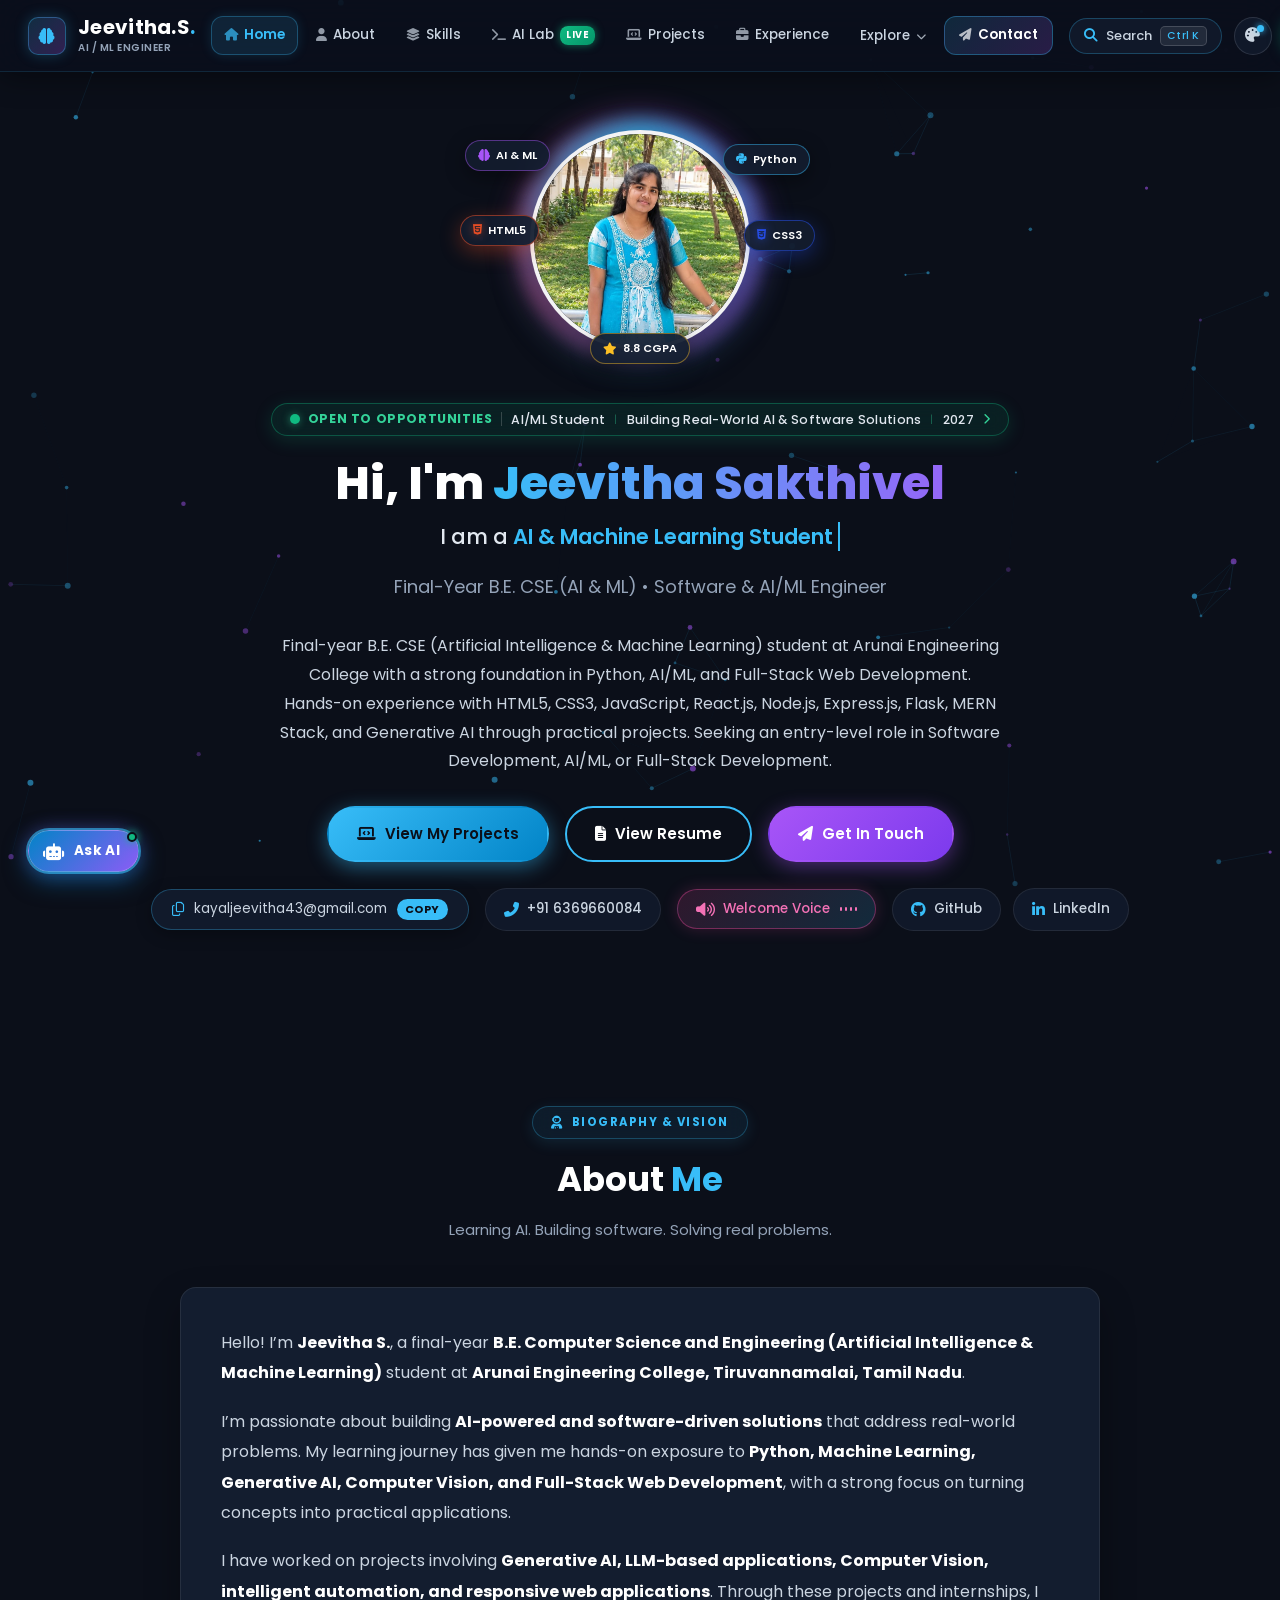
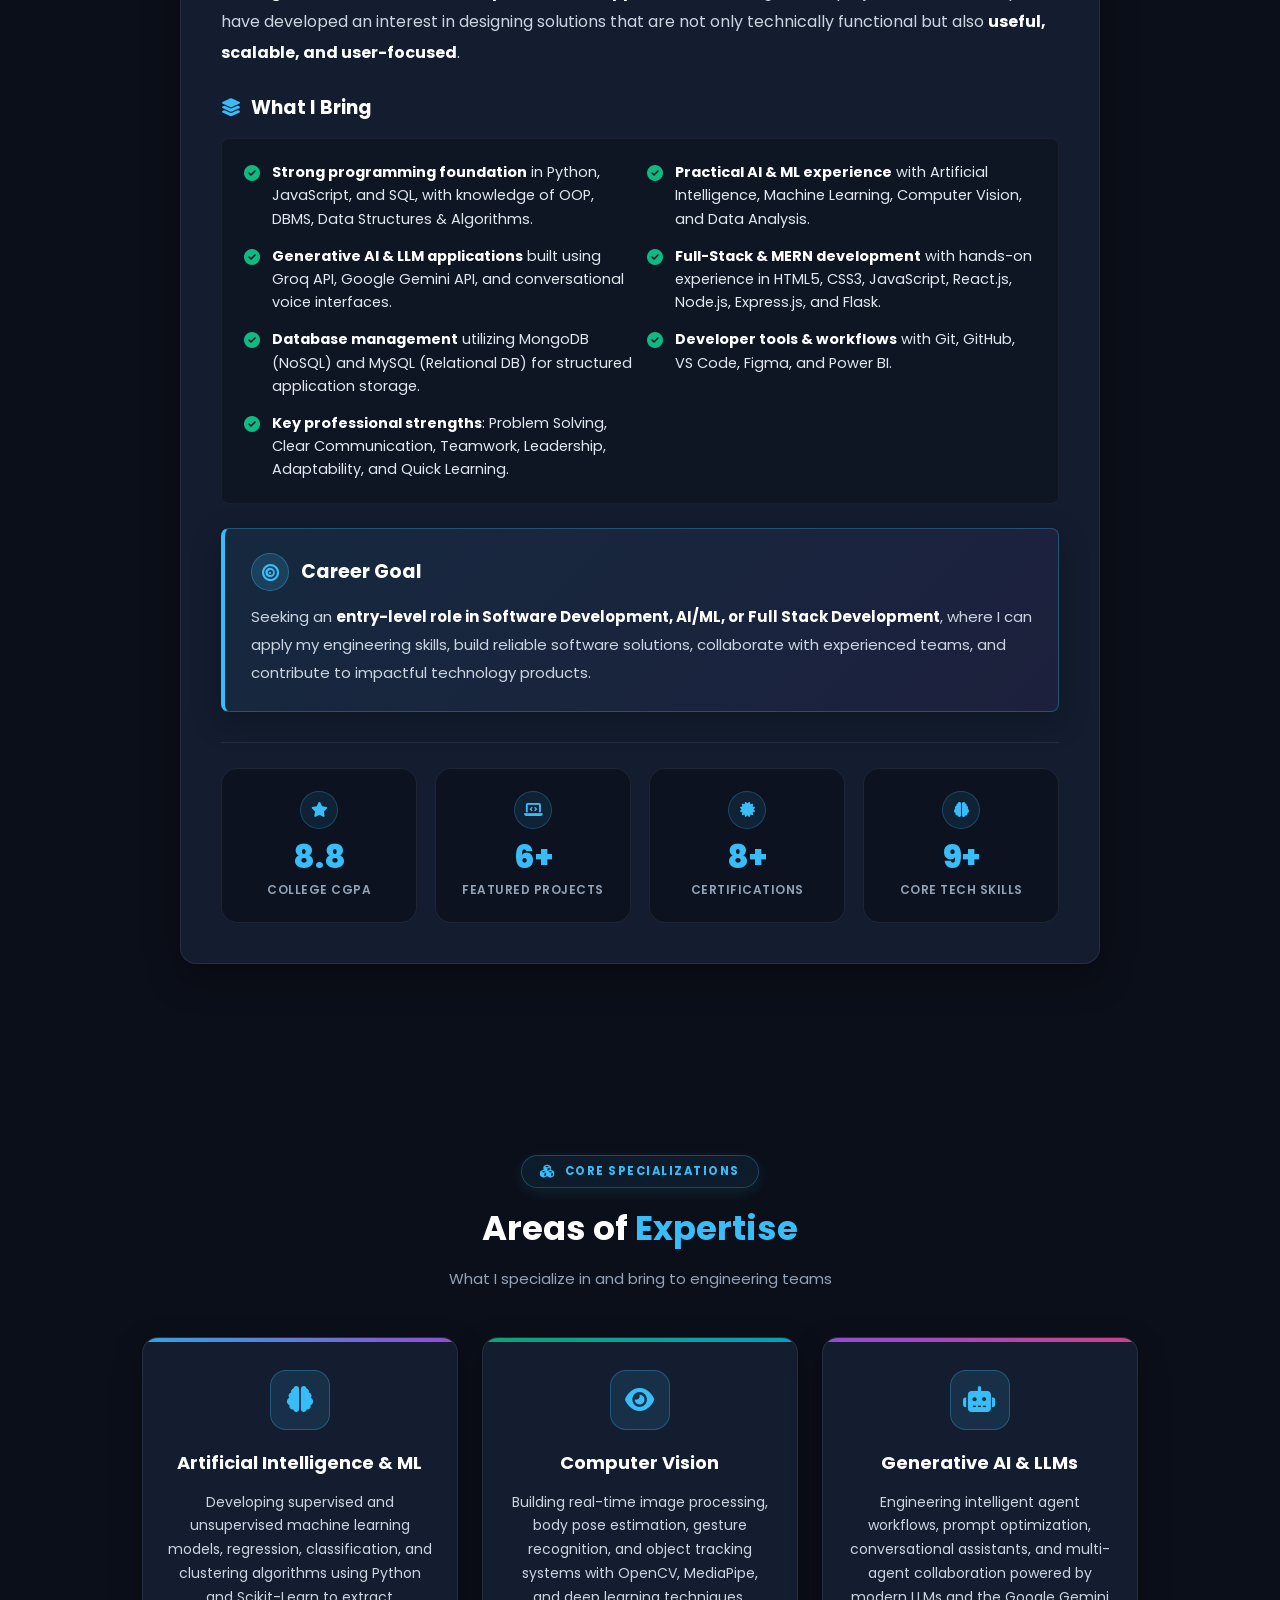
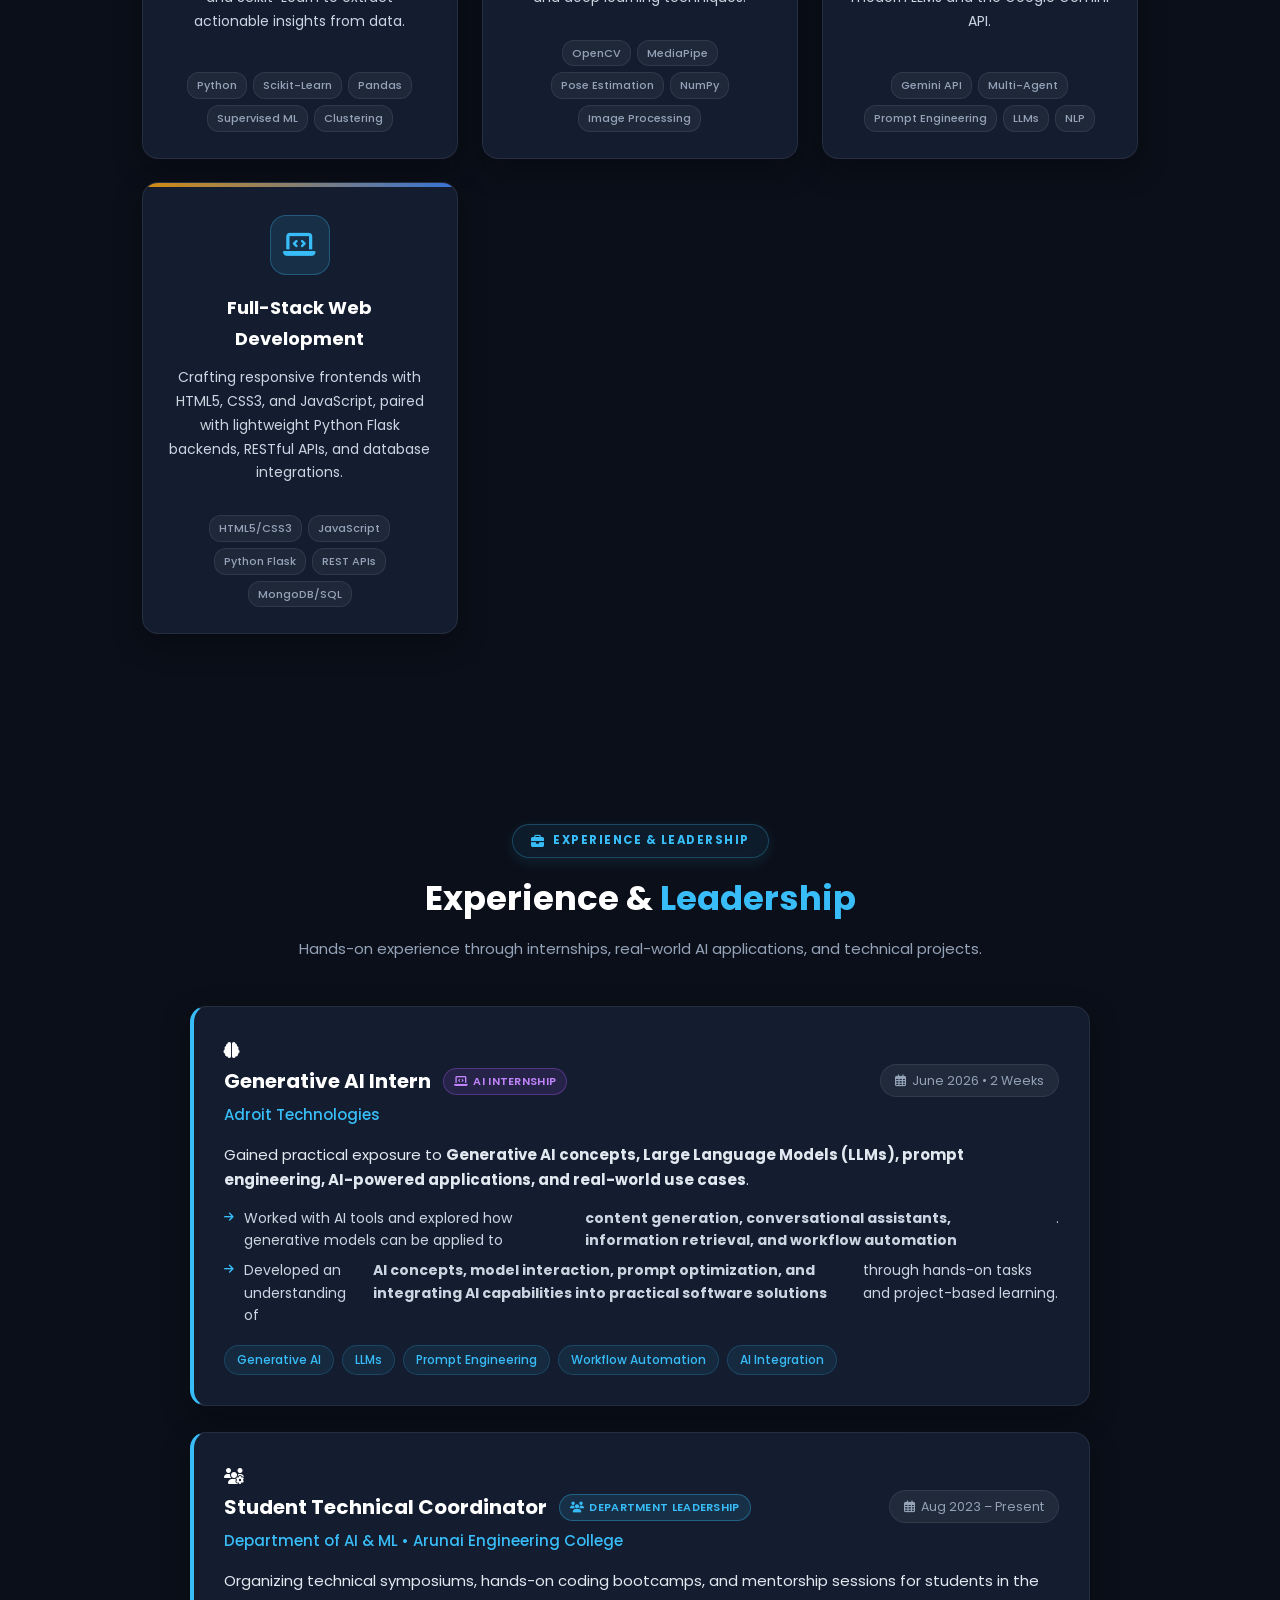
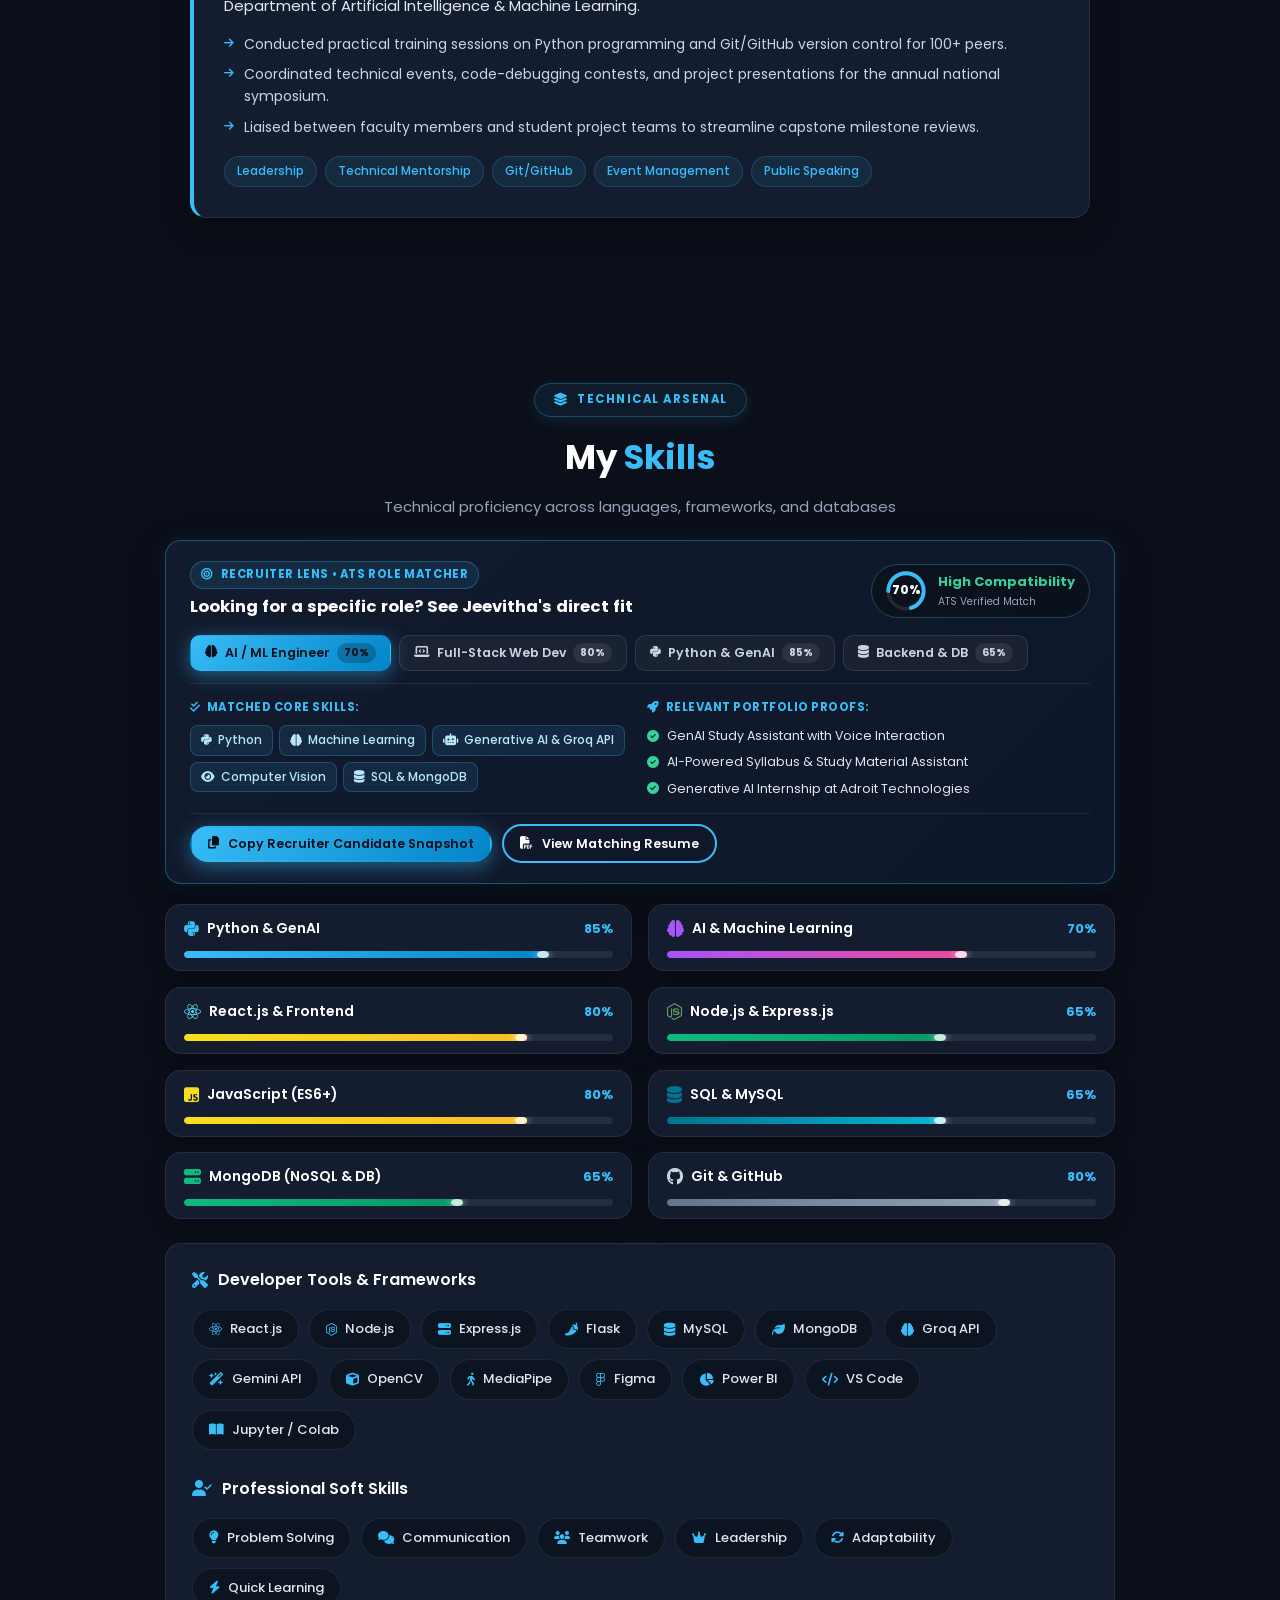
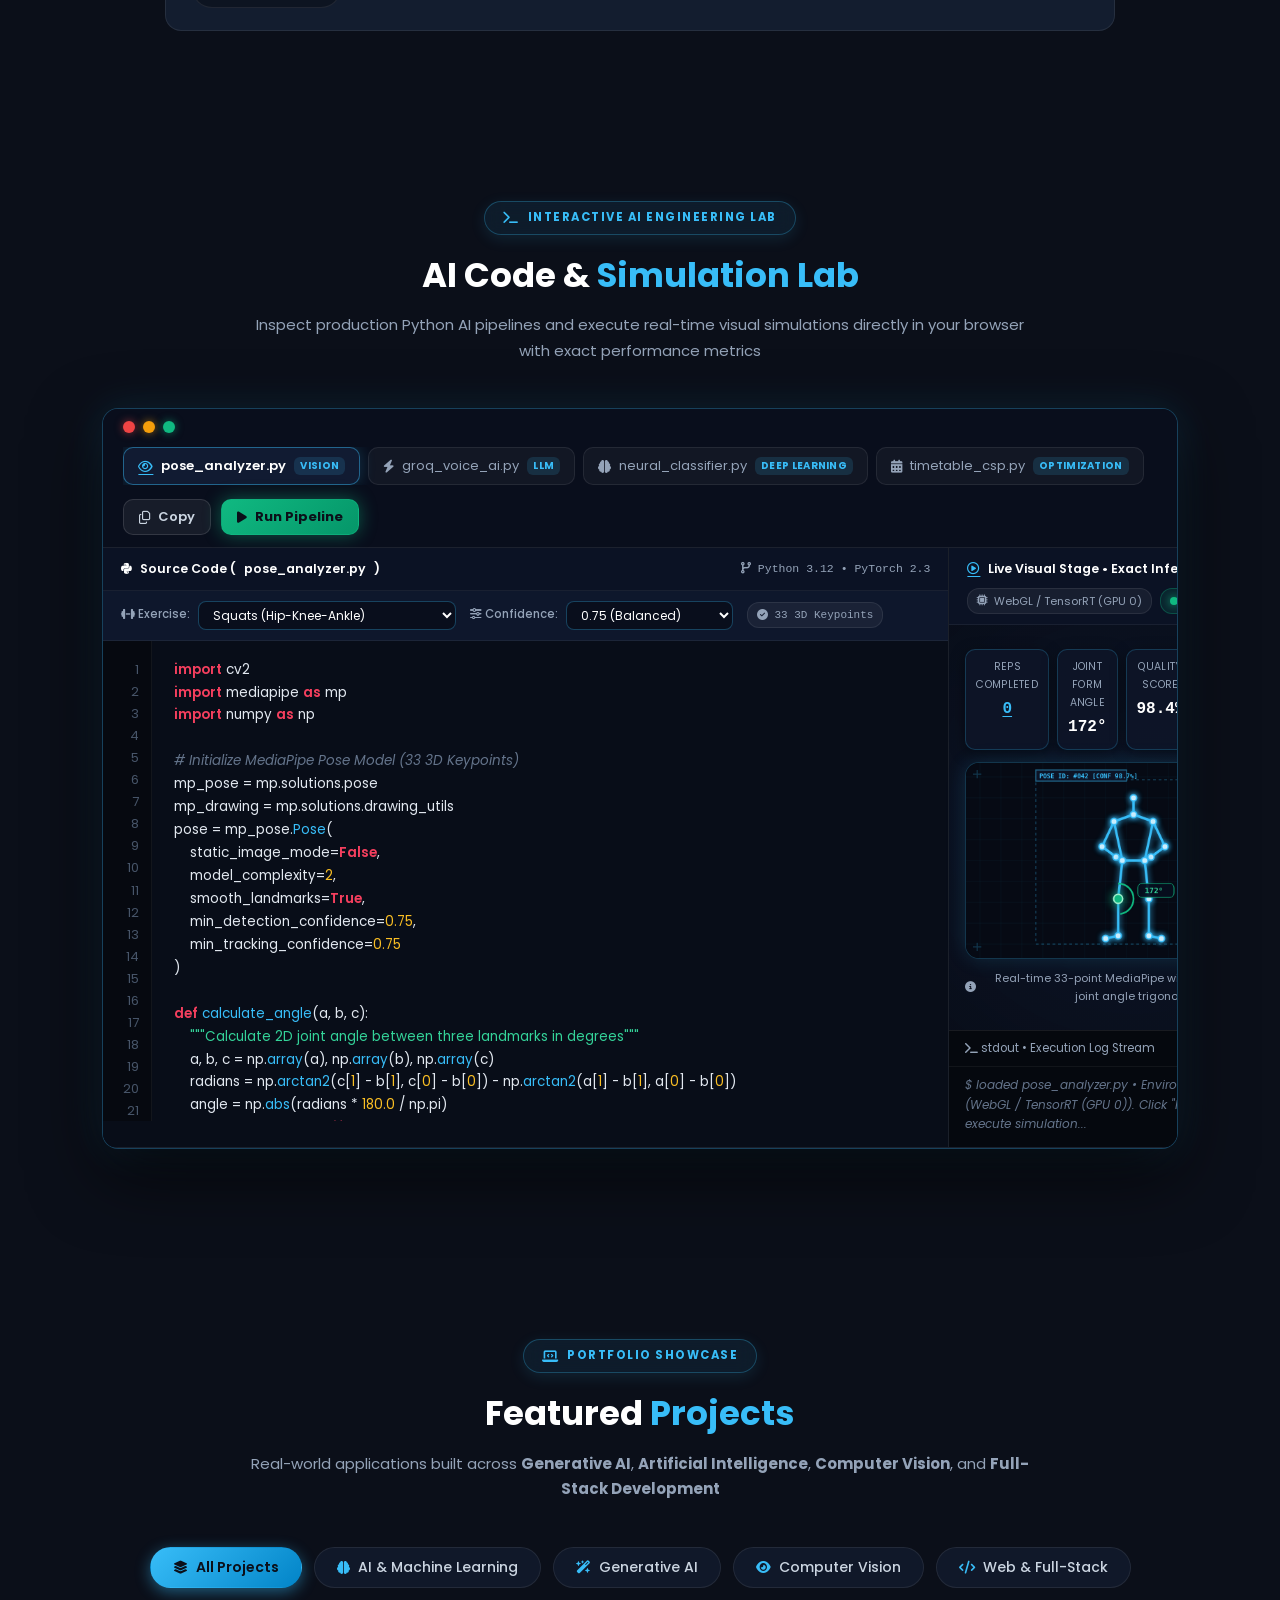
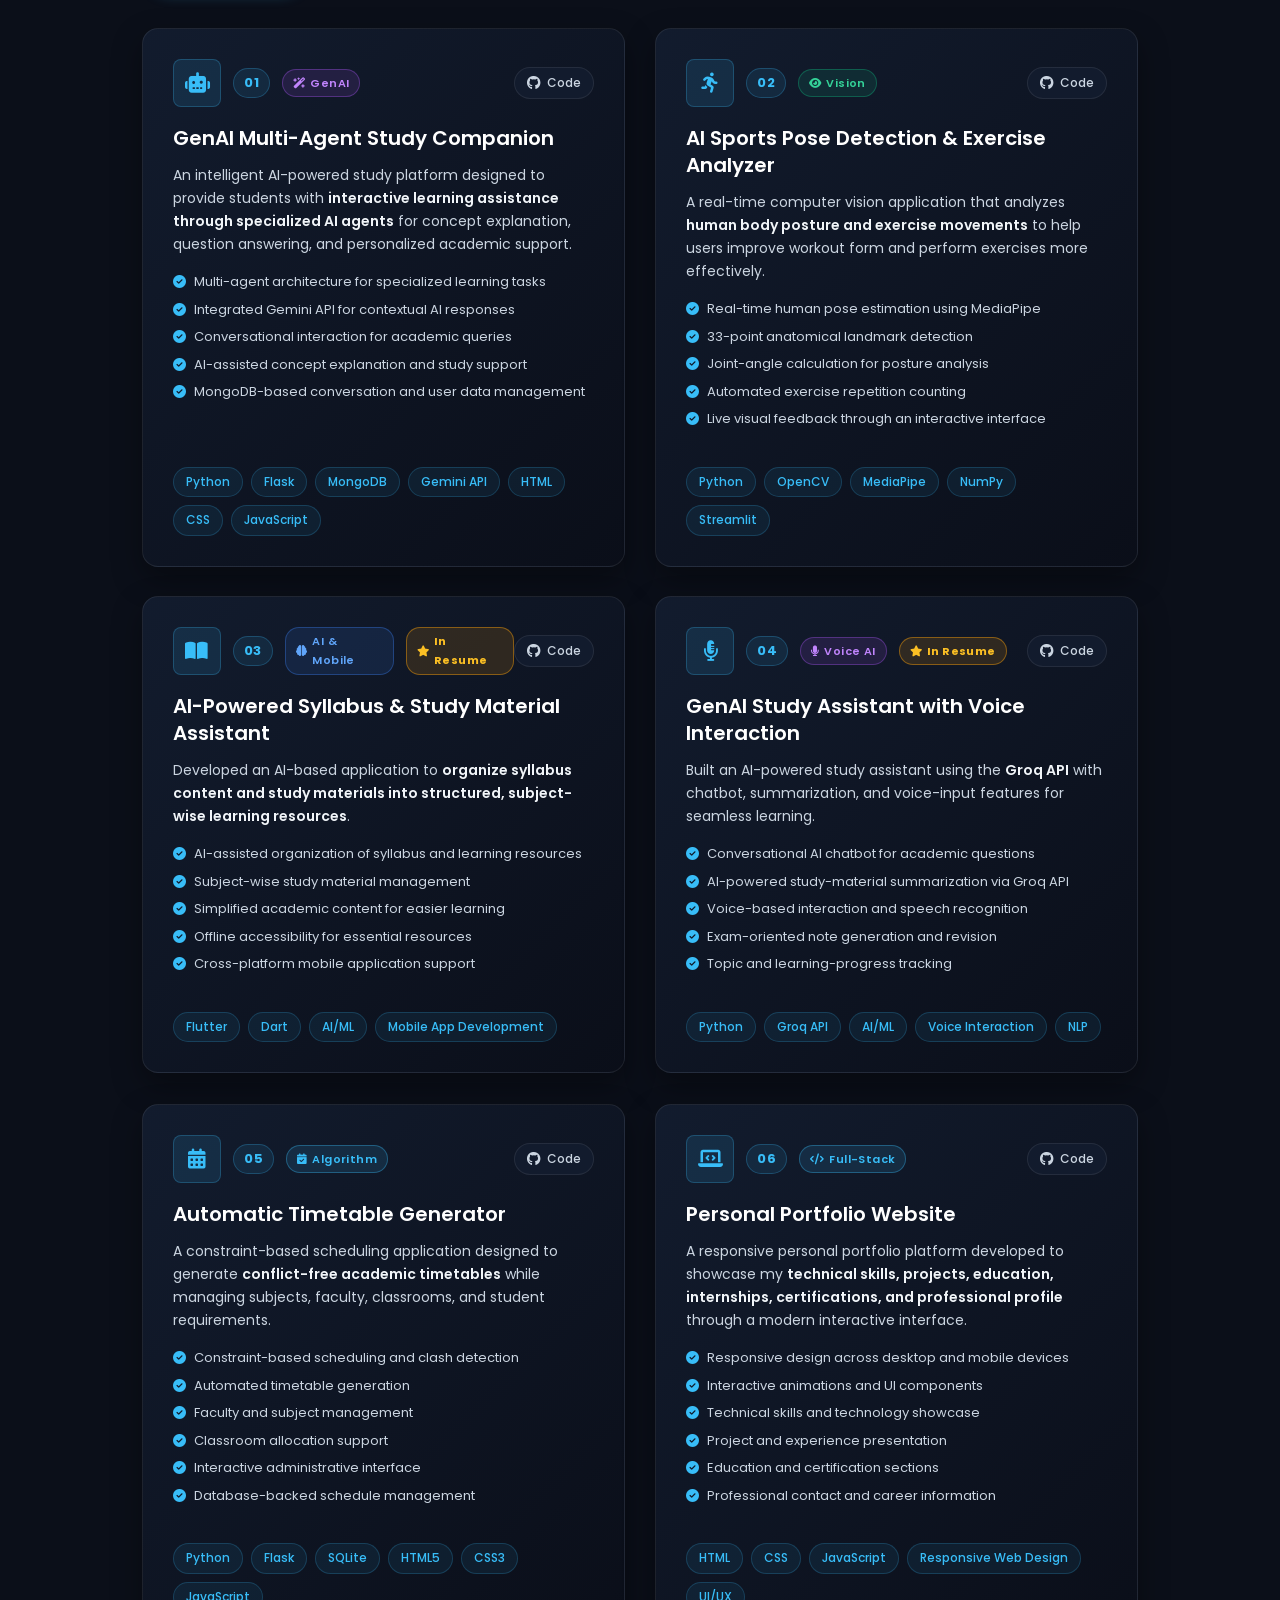
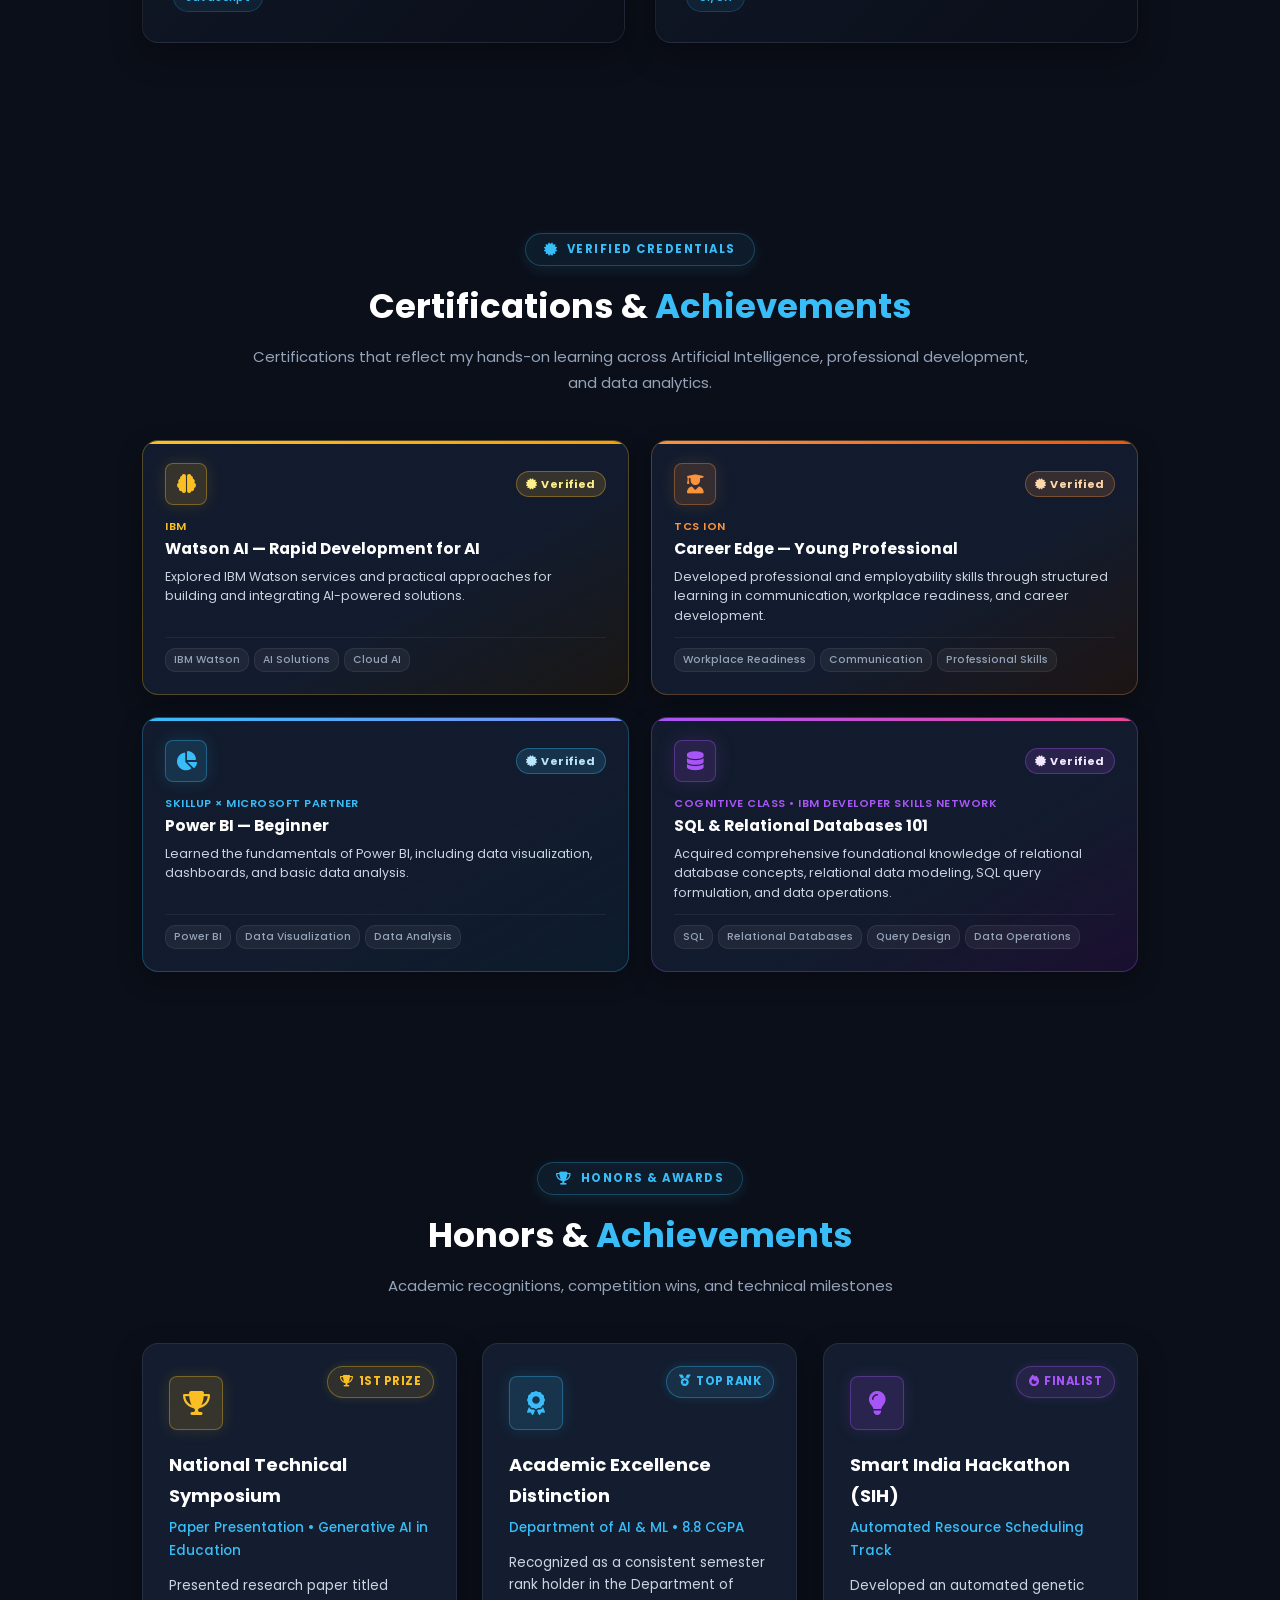
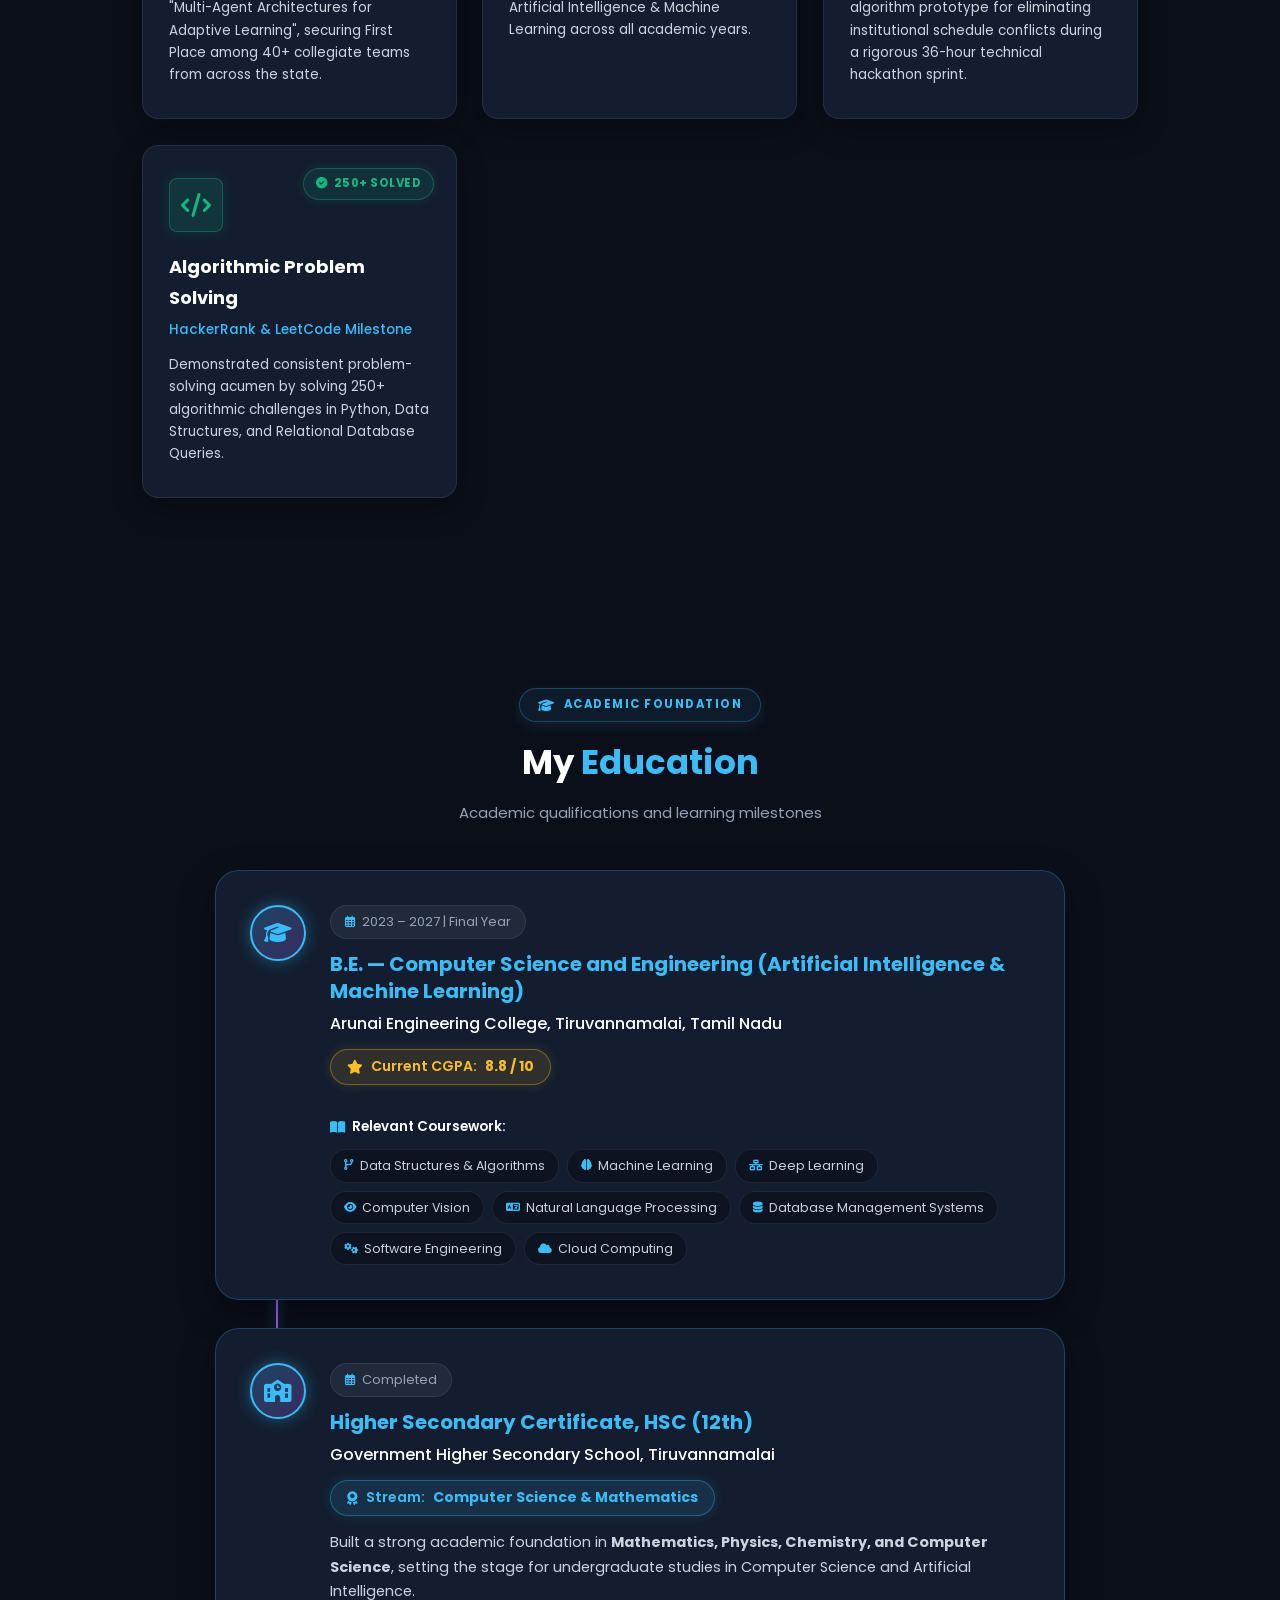
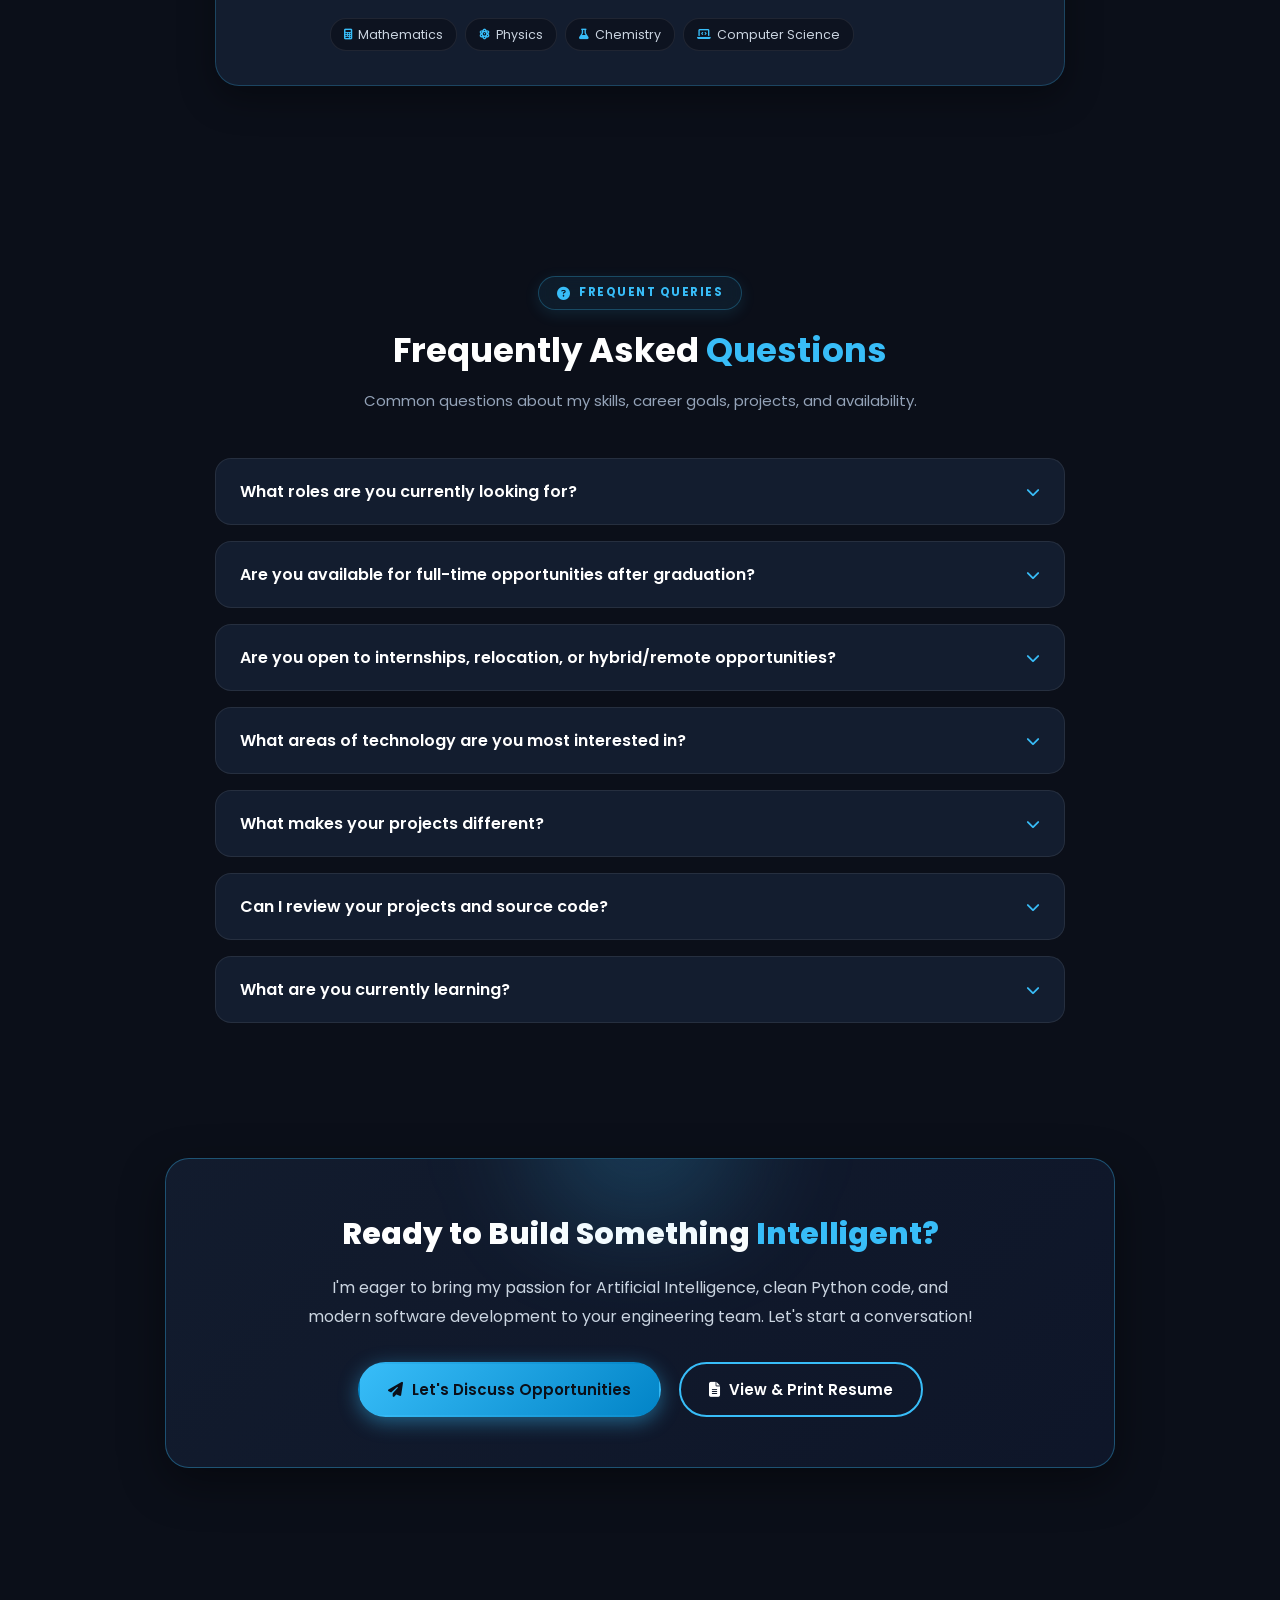
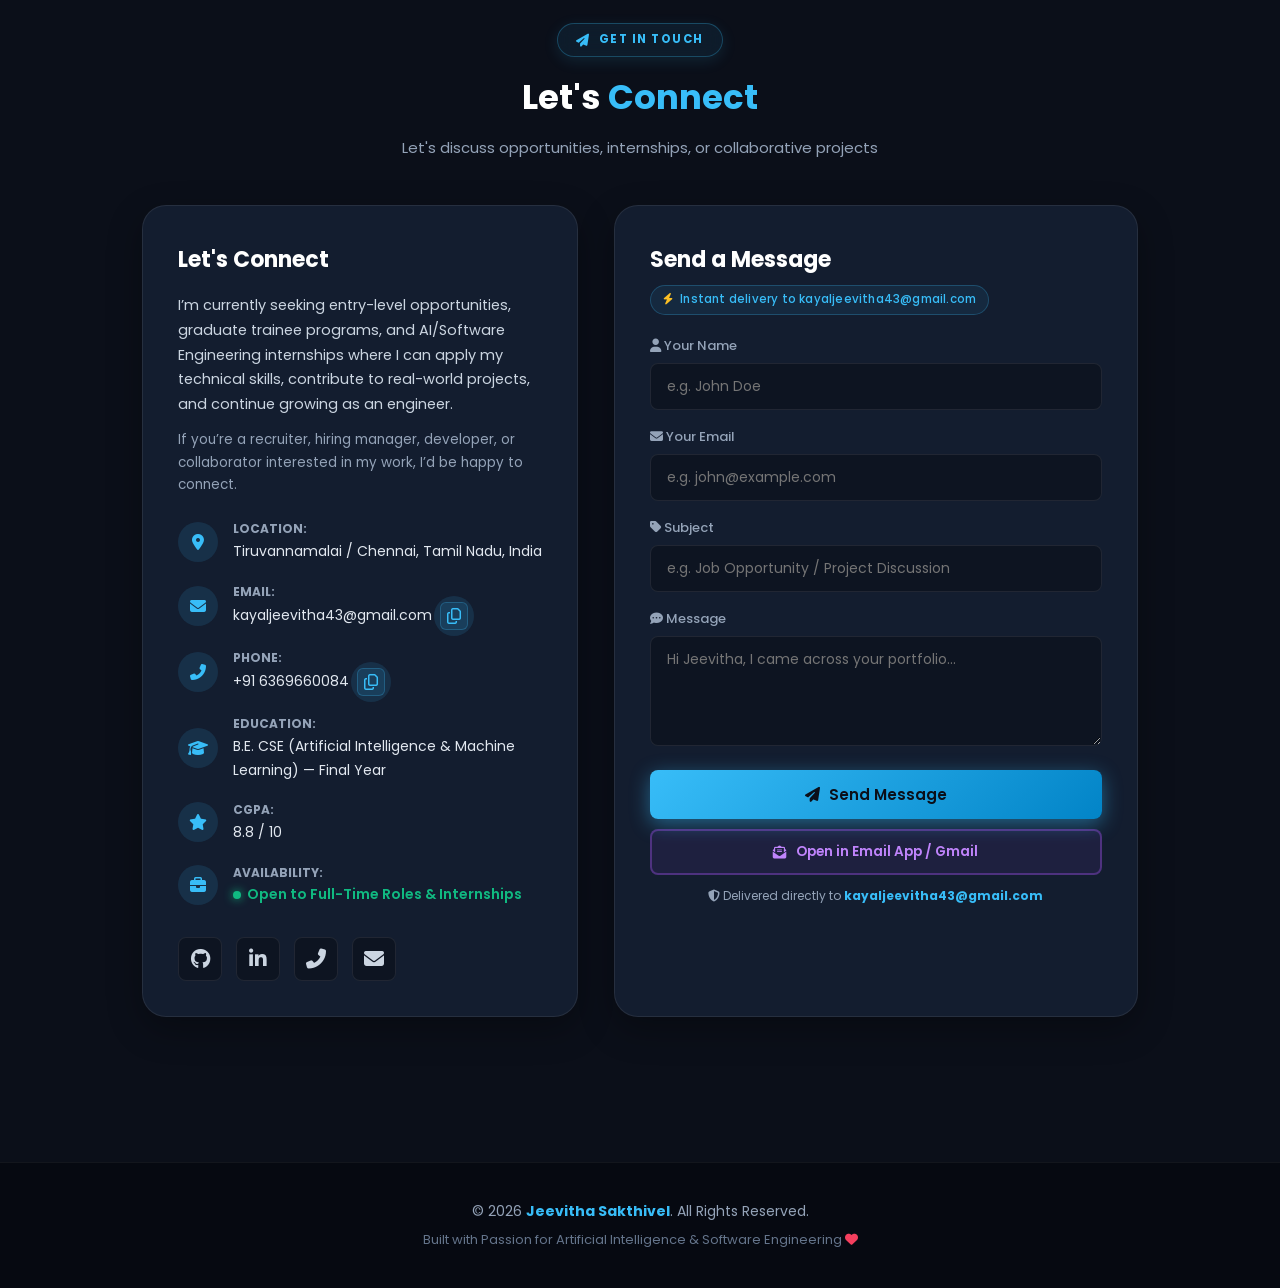
<file: index.html>
<!DOCTYPE html>
<html lang="en">

<head>
  <meta charset="UTF-8">
  <meta name="viewport" content="width=device-width, initial-scale=1.0">
  <title>Jeevitha Sakthivel | AI & ML Portfolio</title>

  <!-- Google Fonts -->
  <link rel="preconnect" href="https://fonts.googleapis.com">
  <link rel="preconnect" href="https://fonts.gstatic.com" crossorigin>
  <link href="https://fonts.googleapis.com/css2?family=Poppins:wght@300;400;500;600;700;800&display=swap"
    rel="stylesheet">

  <!-- Font Awesome Icons -->
  <link rel="stylesheet" href="https://cdnjs.cloudflare.com/ajax/libs/font-awesome/6.5.0/css/all.min.css">

  <!-- Custom CSS -->
  <link rel="stylesheet" href="style.css">
</head>

<body>

  <!-- Top Scroll Progress Bar -->
  <div id="scroll-progress" class="scroll-progress-bar"></div>

  <!-- Neural Network Particle Canvas Background -->
  <canvas id="neural-canvas"></canvas>

  <!-- Navbar -->
  <!-- Navbar -->
  <nav class="portfolio-navbar" id="mainNavbar">
    <div class="nav-container">
      <!-- Brand Logo -->
      <a href="#home" class="nav-brand" aria-label="Jeevitha Sakthivel - Portfolio Home">
        <div class="brand-logo-icon">
          <i class="fas fa-brain"></i>
          <span class="logo-glow-ring"></span>
        </div>
        <div class="brand-text">
          <h2 class="brand-name">Jeevitha.S<span>.</span></h2>
          <span class="brand-badge">AI / ML Engineer</span>
        </div>
      </a>

      <!-- Desktop Navigation Menu -->
      <ul class="nav-links" id="navLinks">
        <li><a href="#home" class="nav-link-item active"><i class="fas fa-home"></i><span>Home</span></a></li>
        <li><a href="#about" class="nav-link-item"><i class="fas fa-user"></i><span>About</span></a></li>
        <li><a href="#skills" class="nav-link-item"><i class="fas fa-layer-group"></i><span>Skills</span></a></li>
        <li><a href="#lab" class="nav-link-item"><i class="fas fa-terminal"></i><span>AI Lab</span><span class="nav-live-pill">Live</span></a></li>
        <li><a href="#projects" class="nav-link-item"><i class="fas fa-laptop-code"></i><span>Projects</span></a></li>
        <li><a href="#experience" class="nav-link-item"><i class="fas fa-briefcase"></i><span>Experience</span></a></li>

        <!-- Explore Dropdown for secondary sections -->
        <li class="nav-dropdown" id="navDropdown">
          <button class="nav-dropdown-btn" id="navDropdownBtn" aria-expanded="false" aria-haspopup="true">
            <span>Explore</span>
            <i class="fas fa-chevron-down dropdown-arrow"></i>
          </button>
          <div class="nav-dropdown-menu" id="navDropdownMenu">
            <a href="#services" class="dropdown-item">
              <i class="fas fa-cogs"></i>
              <div class="dropdown-item-text">
                <span class="dropdown-title">Services</span>
                <span class="dropdown-sub">AI/ML &amp; Web Development</span>
              </div>
            </a>
            <a href="#certifications" class="dropdown-item">
              <i class="fas fa-certificate"></i>
              <div class="dropdown-item-text">
                <span class="dropdown-title">Certifications</span>
                <span class="dropdown-sub">IBM, Coursera &amp; HP Honors</span>
              </div>
            </a>
            <a href="#achievements" class="dropdown-item">
              <i class="fas fa-trophy"></i>
              <div class="dropdown-item-text">
                <span class="dropdown-title">Achievements</span>
                <span class="dropdown-sub">Symposiums &amp; Presentations</span>
              </div>
            </a>
            <a href="#education" class="dropdown-item">
              <i class="fas fa-graduation-cap"></i>
              <div class="dropdown-item-text">
                <span class="dropdown-title">Education</span>
                <span class="dropdown-sub">Arunai Engg (8.8 CGPA)</span>
              </div>
            </a>
            <a href="#faq" class="dropdown-item">
              <i class="fas fa-circle-question"></i>
              <div class="dropdown-item-text">
                <span class="dropdown-title">FAQ</span>
                <span class="dropdown-sub">Hiring, Relocation &amp; Roles</span>
              </div>
            </a>
            <a href="resume.html" target="_blank" class="dropdown-item dropdown-resume-item">
              <i class="fas fa-file-pdf"></i>
              <div class="dropdown-item-text">
                <span class="dropdown-title">View Official Resume</span>
                <span class="dropdown-sub">ATS Verified Format</span>
              </div>
            </a>
          </div>
        </li>

        <li><a href="#contact" class="nav-link-item nav-contact-btn"><i class="fas fa-paper-plane"></i><span>Contact</span></a></li>
      </ul>

      <!-- Right Tools: Search Pill + Sound Button + Theme Palette + Mobile Hamburger -->
      <div class="nav-right-tools">
        <button class="nav-cmd-pill" id="cmdPaletteBtn" title="Search or press Ctrl + K" aria-label="Search Portfolio">
          <i class="fas fa-search"></i>
          <span class="cmd-text">Search</span>
          <kbd class="cmd-kbd">Ctrl K</kbd>
        </button>

        <!-- Theme Accent Palette Picker -->
        <div class="theme-picker-wrapper" id="themePickerWrapper">
          <button class="nav-icon-btn" id="themePaletteBtn" title="Customize Accent Theme Color" aria-label="Theme Color Palette" aria-expanded="false" aria-haspopup="true">
            <i class="fas fa-palette"></i>
            <span class="theme-active-dot" id="themeActiveDot"></span>
          </button>
          <div class="theme-palette-dropdown" id="themePaletteDropdown">
            <div class="theme-dropdown-header">
              <span>Accent Theme</span>
              <span class="theme-badge-live">Live</span>
            </div>
            <div class="theme-swatches-grid">
              <button class="theme-swatch-btn active" data-theme="cyan" title="Electric Cyan (Default)">
                <span class="swatch-color" style="background: #38bdf8;"></span>
                <span class="swatch-name">Cyan</span>
              </button>
              <button class="theme-swatch-btn" data-theme="neon" title="Cyberpunk Neon (Pink & Violet)">
                <span class="swatch-color" style="background: #f472b6;"></span>
                <span class="swatch-name">Neon</span>
              </button>
              <button class="theme-swatch-btn" data-theme="emerald" title="Matrix Emerald (Hacker Green)">
                <span class="swatch-color" style="background: #10b981;"></span>
                <span class="swatch-name">Emerald</span>
              </button>
              <button class="theme-swatch-btn" data-theme="amber" title="Sunset Gold (Solar Amber)">
                <span class="swatch-color" style="background: #f59e0b;"></span>
                <span class="swatch-name">Amber</span>
              </button>
            </div>
          </div>
        </div>

        <button class="nav-icon-btn" id="soundToggle" title="Toggle Futuristic Sound Effects" aria-label="Toggle Sound Effects">
          <i class="fas fa-volume-mute" id="soundIcon"></i>
        </button>
        <button class="menu-toggle" id="menuToggle" aria-label="Toggle navigation menu" aria-expanded="false">
          <span class="hamburger-bar bar-1"></span>
          <span class="hamburger-bar bar-2"></span>
          <span class="hamburger-bar bar-3"></span>
        </button>
      </div>
    </div>
  </nav>

  <!-- Mobile Drawer Overlay & Sliding Panel -->
  <div class="mobile-nav-backdrop" id="mobileNavBackdrop"></div>
  <aside class="mobile-nav-drawer" id="mobileNavDrawer" aria-label="Mobile Navigation Menu">
    <div class="drawer-header">
      <div class="drawer-brand">
        <div class="drawer-logo-icon">
          <i class="fas fa-brain"></i>
        </div>
        <div>
          <h3>Jeevitha.S</h3>
          <div class="drawer-status-pill">
            <span class="status-pulse-dot"></span>
            <span>Available for Opportunities</span>
          </div>
        </div>
      </div>
      <button class="drawer-close-btn" id="drawerCloseBtn" aria-label="Close navigation menu">
        <i class="fas fa-times"></i>
      </button>
    </div>

    <!-- Quick Search in Mobile Drawer -->
    <div class="drawer-search-wrap">
      <button class="drawer-search-btn" id="drawerSearchTrigger" aria-label="Quick Search">
        <i class="fas fa-search"></i>
        <span>Search sections, skills, AI lab...</span>
        <kbd>Ctrl K</kbd>
      </button>
    </div>

    <!-- Mobile Drawer Links with Icons -->
    <div class="drawer-nav-scroll">
      <div class="drawer-nav-group">
        <span class="drawer-group-label">Core Navigation</span>
        <a href="#home" class="drawer-nav-link active"><i class="fas fa-home"></i><span>Home</span></a>
        <a href="#about" class="drawer-nav-link"><i class="fas fa-user"></i><span>About Me</span></a>
        <a href="#skills" class="drawer-nav-link"><i class="fas fa-layer-group"></i><span>Skills Arsenal</span></a>
        <a href="#lab" class="drawer-nav-link"><i class="fas fa-terminal"></i><span>AI Code &amp; Simulation Lab</span><span class="nav-live-pill">Live</span></a>
        <a href="#projects" class="drawer-nav-link"><i class="fas fa-laptop-code"></i><span>Featured Projects</span></a>
        <a href="#services" class="drawer-nav-link"><i class="fas fa-cogs"></i><span>Services &amp; Capabilities</span></a>
      </div>

      <div class="drawer-nav-group">
        <span class="drawer-group-label">Background &amp; Credentials</span>
        <a href="#experience" class="drawer-nav-link"><i class="fas fa-briefcase"></i><span>Experience &amp; Leadership</span></a>
        <a href="#certifications" class="drawer-nav-link"><i class="fas fa-certificate"></i><span>Certifications</span></a>
        <a href="#achievements" class="drawer-nav-link"><i class="fas fa-trophy"></i><span>Achievements</span></a>
        <a href="#education" class="drawer-nav-link"><i class="fas fa-graduation-cap"></i><span>Education (8.8 CGPA)</span></a>
        <a href="#faq" class="drawer-nav-link"><i class="fas fa-circle-question"></i><span>Frequently Asked Questions</span></a>
        <a href="#contact" class="drawer-nav-link drawer-highlight-link"><i class="fas fa-paper-plane"></i><span>Get in Touch &amp; Hire</span></a>
      </div>
    </div>

    <div class="drawer-footer">
      <!-- Drawer Theme Accent Selector -->
      <div class="drawer-theme-strip">
        <span class="drawer-theme-label"><i class="fas fa-palette"></i> Accent:</span>
        <div class="drawer-swatches">
          <button class="theme-swatch-btn active" data-theme="cyan" title="Electric Cyan" aria-label="Cyan theme"></button>
          <button class="theme-swatch-btn" data-theme="neon" title="Cyberpunk Neon" aria-label="Neon theme"></button>
          <button class="theme-swatch-btn" data-theme="emerald" title="Matrix Emerald" aria-label="Emerald theme"></button>
          <button class="theme-swatch-btn" data-theme="amber" title="Sunset Gold" aria-label="Amber theme"></button>
        </div>
      </div>

      <a href="resume.html" target="_blank" class="drawer-resume-cta">
        <i class="fas fa-file-pdf"></i>
        <span>View ATS Resume</span>
      </a>
      <div class="drawer-social-icons">
        <a href="https://linkedin.com/in/jeevitha-sakthivel-ai" target="_blank" title="LinkedIn" aria-label="LinkedIn"><i class="fab fa-linkedin-in"></i></a>
        <a href="https://github.com/kayaljeevitha" target="_blank" title="GitHub" aria-label="GitHub"><i class="fab fa-github"></i></a>
        <a href="mailto:kayaljeevitha43@gmail.com" title="Email" aria-label="Email"><i class="fas fa-envelope"></i></a>
        <a href="tel:+916369660084" title="Call" aria-label="Phone"><i class="fas fa-phone"></i></a>
      </div>
    </div>
  </aside>

  <!-- Home / Hero Section -->
  <section id="home">
    <div class="profile-container">
      <div class="profile-pulse-wave"></div>
      <div class="profile-glow-ring"></div>
      <div class="profile-glow-ring-outer"></div>
      <div class="profile-img-wrapper">
        <img src="jeevi.jpeg" alt="Jeevitha Sakthivel" class="profile-img"
          onerror="this.src='https://images.unsplash.com/photo-1573496359142-b8d87734a5a2?auto=format&fit=crop&w=600&q=80'">
        <div class="profile-shine"></div>
      </div>

      <!-- Floating Interactive Badges -->
      <div class="floating-badge badge-ai">
        <i class="fas fa-brain"></i> AI &amp; ML
      </div>
      <div class="floating-badge badge-python">
        <i class="fab fa-python"></i> Python
      </div>
      <div class="floating-badge badge-html">
        <i class="fab fa-html5"></i> HTML5
      </div>
      <div class="floating-badge badge-css">
        <i class="fab fa-css3-alt"></i> CSS3
      </div>
      <div class="floating-badge badge-cgpa">
        <i class="fas fa-star"></i> 8.8 CGPA
      </div>
    </div>

    <!-- Interactive Hero Status Badge (100% Responsive) -->
    <a href="#contact" class="hero-status-pill" title="Click to get in touch directly">
      <span class="status-pill-head">
        <span class="status-dot-pulse">
          <span class="pulse-ring"></span>
          <span class="pulse-dot"></span>
        </span>
        <span class="status-badge-tag">Open to Opportunities</span>
      </span>
      <span class="status-badge-divider"></span>
      <span class="status-badge-role">
        <span class="role-part">AI/ML Student</span>
        <span class="role-pipe">|</span>
        <span class="role-part">Building Real-World AI &amp; Software Solutions</span>
        <span class="role-pipe">|</span>
        <span class="role-part">2027</span>
      </span>
      <i class="fas fa-chevron-right status-badge-arrow"></i>
    </a>

    <h1>Hi, I'm <span class="shimmer-text">Jeevitha Sakthivel</span></h1>
    <h3>I am a <span class="typing"></span></h3>

    <h2>Final-Year B.E. CSE (AI &amp; ML) &bull; Software &amp; AI/ML Engineer</h2>

    <p>
      Final-year B.E. CSE (Artificial Intelligence &amp; Machine Learning) student at Arunai Engineering College with a strong foundation in Python, AI/ML, and Full-Stack Web Development. Hands-on experience with HTML5, CSS3, JavaScript, React.js, Node.js, Express.js, Flask, MERN Stack, and Generative AI through practical projects. Seeking an entry-level role in Software Development, AI/ML, or Full-Stack Development.
    </p>

    <div class="hero-btns">
      <a href="#projects" class="btn btn-shine">
        <i class="fas fa-laptop-code"></i> View My Projects
      </a>
      <a href="resume.html" target="_blank" class="btn btn-outline btn-shine" title="View & Print Official Resume">
        <i class="fas fa-file-alt"></i> View Resume
      </a>
      <a href="#contact" class="btn btn-contact btn-shine">
        <i class="fas fa-paper-plane"></i> Get In Touch
      </a>
    </div>

    <!-- Hero Quick Action Bar -->
    <div class="hero-quick-bar">
      <button class="quick-copy-badge" data-copy="kayaljeevitha43@gmail.com" title="Click to copy email address">
        <i class="far fa-copy"></i>
        <span class="copy-text">kayaljeevitha43@gmail.com</span>
        <span class="copy-hint">Copy</span>
      </button>
      <a href="tel:+916369660084" class="hero-social-pill" title="Call Jeevitha">
        <i class="fas fa-phone-alt"></i> <span>+91 6369660084</span>
      </a>
      <button class="hero-social-pill voice-welcome-btn" id="heroVoiceWelcomeBtn" title="Play Sweet Voice Greeting">
        <i class="fas fa-volume-high voice-icon" id="heroVoiceIcon"></i>
        <span>Welcome Voice</span>
        <span class="voice-anim-bars" id="heroVoiceBars">
          <span></span><span></span><span></span><span></span>
        </span>
      </button>
      <div class="hero-social-links">
        <a href="https://github.com/Jeevitha-Sakthivel" target="_blank" rel="noopener noreferrer" class="hero-social-pill" title="GitHub Profile">
          <i class="fab fa-github"></i> <span>GitHub</span>
        </a>
        <a href="https://www.linkedin.com/in/jeevitha-sakthivel-6a48b7306" target="_blank" rel="noopener noreferrer" class="hero-social-pill" title="LinkedIn Profile">
          <i class="fab fa-linkedin-in"></i> <span>LinkedIn</span>
        </a>
      </div>
    </div>
  </section>

  <!-- About Section -->
  <section id="about">
    <div class="section-tag-wrapper">
      <span class="section-tag"><i class="fas fa-user-astronaut"></i> Biography &amp; Vision</span>
    </div>
    <h2>About <span>Me</span></h2>
    <p class="section-subtitle">Learning AI. Building software. Solving real problems.</p>

    <div class="about-card tilt-card">
      <div class="card-glare"></div>
      
      <div class="about-bio">
        <p>
          Hello! I’m <strong>Jeevitha S.</strong>, a final-year <strong>B.E. Computer Science and Engineering (Artificial Intelligence &amp; Machine Learning)</strong> student at <strong>Arunai Engineering College, Tiruvannamalai, Tamil Nadu</strong>.
        </p>
        <p>
          I’m passionate about building <strong>AI-powered and software-driven solutions</strong> that address real-world problems. My learning journey has given me hands-on exposure to <strong>Python, Machine Learning, Generative AI, Computer Vision, and Full-Stack Web Development</strong>, with a strong focus on turning concepts into practical applications.
        </p>
        <p>
          I have worked on projects involving <strong>Generative AI, LLM-based applications, Computer Vision, intelligent automation, and responsive web applications</strong>. Through these projects and internships, I have developed an interest in designing solutions that are not only technically functional but also <strong>useful, scalable, and user-focused</strong>.
        </p>
      </div>

      <!-- What I Bring -->
      <div class="about-section-block">
        <h3 class="about-block-title">
          <i class="fas fa-layer-group"></i> What I Bring
        </h3>
        <div class="highlights-grid">
          <div class="highlight-item">
            <i class="fas fa-check-circle"></i>
            <span><strong>Strong programming foundation</strong> in Python, JavaScript, and SQL, with knowledge of OOP, DBMS, Data Structures &amp; Algorithms.</span>
          </div>
          <div class="highlight-item">
            <i class="fas fa-check-circle"></i>
            <span><strong>Practical AI &amp; ML experience</strong> with Artificial Intelligence, Machine Learning, Computer Vision, and Data Analysis.</span>
          </div>
          <div class="highlight-item">
            <i class="fas fa-check-circle"></i>
            <span><strong>Generative AI &amp; LLM applications</strong> built using Groq API, Google Gemini API, and conversational voice interfaces.</span>
          </div>
          <div class="highlight-item">
            <i class="fas fa-check-circle"></i>
            <span><strong>Full-Stack &amp; MERN development</strong> with hands-on experience in HTML5, CSS3, JavaScript, React.js, Node.js, Express.js, and Flask.</span>
          </div>
          <div class="highlight-item">
            <i class="fas fa-check-circle"></i>
            <span><strong>Database management</strong> utilizing MongoDB (NoSQL) and MySQL (Relational DB) for structured application storage.</span>
          </div>
          <div class="highlight-item">
            <i class="fas fa-check-circle"></i>
            <span><strong>Developer tools &amp; workflows</strong> with Git, GitHub, VS Code, Figma, and Power BI.</span>
          </div>
          <div class="highlight-item">
            <i class="fas fa-check-circle"></i>
            <span><strong>Key professional strengths</strong>: Problem Solving, Clear Communication, Teamwork, Leadership, Adaptability, and Quick Learning.</span>
          </div>
        </div>
      </div>

      <!-- Career Goal -->
      <div class="career-goal-box">
        <div class="career-goal-header">
          <div class="career-goal-icon">
            <i class="fas fa-bullseye"></i>
          </div>
          <h3 class="career-goal-title">Career Goal</h3>
        </div>
        <p class="career-goal-text">
          Seeking an <strong>entry-level role in Software Development, AI/ML, or Full Stack Development</strong>, where I can apply my engineering skills, build reliable software solutions, collaborate with experienced teams, and contribute to impactful technology products.
        </p>
      </div>

      <!-- Animated Stats Counters -->
      <div class="stats-grid">
        <div class="stat-box">
          <div class="stat-icon-wrap"><i class="fas fa-star"></i></div>
          <div class="stat-number"><span class="counter" data-target="8.8" data-decimal="1">0.0</span></div>
          <div class="stat-label">College CGPA</div>
        </div>
        <div class="stat-box">
          <div class="stat-icon-wrap"><i class="fas fa-laptop-code"></i></div>
          <div class="stat-number"><span class="counter" data-target="6" data-suffix="+">0</span></div>
          <div class="stat-label">Featured Projects</div>
        </div>
        <div class="stat-box">
          <div class="stat-icon-wrap"><i class="fas fa-certificate"></i></div>
          <div class="stat-number"><span class="counter" data-target="8" data-suffix="+">0</span></div>
          <div class="stat-label">Certifications</div>
        </div>
        <div class="stat-box">
          <div class="stat-icon-wrap"><i class="fas fa-brain"></i></div>
          <div class="stat-number"><span class="counter" data-target="9" data-suffix="+">0</span></div>
          <div class="stat-label">Core Tech Skills</div>
        </div>
      </div>
    </div>
  </section>

  <!-- Services / Areas of Expertise Section -->
  <section id="services">
    <div class="section-tag-wrapper">
      <span class="section-tag"><i class="fas fa-cubes"></i> Core Specializations</span>
    </div>
    <h2>Areas of <span>Expertise</span></h2>
    <p class="section-subtitle">What I specialize in and bring to engineering teams</p>

    <div class="services-grid">
      <div class="service-card tilt-card">
        <div class="service-icon"><i class="fas fa-brain"></i></div>
        <h3>Artificial Intelligence &amp; ML</h3>
        <p>
          Developing supervised and unsupervised machine learning models, regression,
          classification, and clustering algorithms using Python and Scikit-Learn to extract actionable insights from
          data.
        </p>
        <div class="service-tags">
          <span>Python</span>
          <span>Scikit-Learn</span>
          <span>Pandas</span>
          <span>Supervised ML</span>
          <span>Clustering</span>
        </div>
      </div>

      <div class="service-card tilt-card">
        <div class="service-icon"><i class="fas fa-eye"></i></div>
        <h3>Computer Vision</h3>
        <p>
          Building real-time image processing, body pose estimation, gesture recognition,
          and object tracking systems with OpenCV, MediaPipe, and deep learning techniques.
        </p>
        <div class="service-tags">
          <span>OpenCV</span>
          <span>MediaPipe</span>
          <span>Pose Estimation</span>
          <span>NumPy</span>
          <span>Image Processing</span>
        </div>
      </div>

      <div class="service-card tilt-card">
        <div class="service-icon"><i class="fas fa-robot"></i></div>
        <h3>Generative AI &amp; LLMs</h3>
        <p>
          Engineering intelligent agent workflows, prompt optimization, conversational assistants,
          and multi-agent collaboration powered by modern LLMs and the Google Gemini API.
        </p>
        <div class="service-tags">
          <span>Gemini API</span>
          <span>Multi-Agent</span>
          <span>Prompt Engineering</span>
          <span>LLMs</span>
          <span>NLP</span>
        </div>
      </div>

      <div class="service-card tilt-card">
        <div class="service-icon"><i class="fas fa-laptop-code"></i></div>
        <h3>Full-Stack Web Development</h3>
        <p>
          Crafting responsive frontends with HTML5, CSS3, and JavaScript, paired with
          lightweight Python Flask backends, RESTful APIs, and database integrations.
        </p>
        <div class="service-tags">
          <span>HTML5/CSS3</span>
          <span>JavaScript</span>
          <span>Python Flask</span>
          <span>REST APIs</span>
          <span>MongoDB/SQL</span>
        </div>
      </div>
    </div>
  </section>

  <!-- Experience & Leadership Section -->
  <section id="experience">
    <div class="section-tag-wrapper">
      <span class="section-tag"><i class="fas fa-briefcase"></i> Experience &amp; Leadership</span>
    </div>
    <h2>Experience &amp; <span>Leadership</span></h2>
    <p class="section-subtitle">Hands-on experience through internships, real-world AI applications, and technical projects.</p>

    <div class="experience-timeline">
      <!-- Role 1: Generative AI Intern -->
      <div class="exp-card tilt-card">
        <div class="card-glare"></div>
        <div class="exp-icon"><i class="fas fa-brain"></i></div>
        <div class="exp-header">
          <div>
            <div class="exp-title-row">
              <h3>Generative AI Intern</h3>
              <span class="exp-type-badge internship"><i class="fas fa-laptop-code"></i> AI Internship</span>
            </div>
            <h4>Adroit Technologies</h4>
          </div>
          <span class="exp-period"><i class="far fa-calendar-alt"></i> June 2026 &bull; 2 Weeks</span>
        </div>
        <p class="exp-desc">
          Gained practical exposure to <strong>Generative AI concepts, Large Language Models (LLMs), prompt engineering, AI-powered applications, and real-world use cases</strong>.
        </p>
        <ul class="exp-bullets">
          <li><i class="fas fa-arrow-right"></i> Worked with AI tools and explored how generative models can be applied to <strong>content generation, conversational assistants, information retrieval, and workflow automation</strong>.</li>
          <li><i class="fas fa-arrow-right"></i> Developed an understanding of <strong>AI concepts, model interaction, prompt optimization, and integrating AI capabilities into practical software solutions</strong> through hands-on tasks and project-based learning.</li>
        </ul>
        <div class="exp-tags">
          <span>Generative AI</span>
          <span>LLMs</span>
          <span>Prompt Engineering</span>
          <span>Workflow Automation</span>
          <span>AI Integration</span>
        </div>
      </div>

      <!-- Role 2 -->
      <div class="exp-card tilt-card">
        <div class="card-glare"></div>
        <div class="exp-icon"><i class="fas fa-users-cog"></i></div>
        <div class="exp-header">
          <div>
            <div class="exp-title-row">
              <h3>Student Technical Coordinator</h3>
              <span class="exp-type-badge leadership"><i class="fas fa-users"></i> Department Leadership</span>
            </div>
            <h4>Department of AI &amp; ML &bull; Arunai Engineering College</h4>
          </div>
          <span class="exp-period"><i class="far fa-calendar-alt"></i> Aug 2023 – Present</span>
        </div>
        <p class="exp-desc">
          Organizing technical symposiums, hands-on coding bootcamps, and mentorship sessions for students in the
          Department of Artificial Intelligence &amp; Machine Learning.
        </p>
        <ul class="exp-bullets">
          <li><i class="fas fa-arrow-right"></i> Conducted practical training sessions on Python programming and
            Git/GitHub version control for 100+ peers.</li>
          <li><i class="fas fa-arrow-right"></i> Coordinated technical events, code-debugging contests, and project
            presentations for the annual national symposium.</li>
          <li><i class="fas fa-arrow-right"></i> Liaised between faculty members and student project teams to streamline
            capstone milestone reviews.</li>
        </ul>
        <div class="exp-tags">
          <span>Leadership</span>
          <span>Technical Mentorship</span>
          <span>Git/GitHub</span>
          <span>Event Management</span>
          <span>Public Speaking</span>
        </div>
      </div>
    </div>
  </section>

  <!-- Skills Section -->
  <section id="skills">
    <div class="section-tag-wrapper">
      <span class="section-tag"><i class="fas fa-layer-group"></i> Technical Arsenal</span>
    </div>
    <h2>My <span>Skills</span></h2>
    <p class="section-subtitle">Technical proficiency across languages, frameworks, and databases</p>

    <!-- Recruiter Lens & Interactive ATS Role Matcher -->
    <div class="recruiter-lens-card tilt-card" id="recruiterLens">
      <div class="card-glare"></div>
      <div class="lens-header-row">
        <div class="lens-title-group">
          <span class="lens-badge"><i class="fas fa-bullseye"></i> Recruiter Lens &bull; ATS Role Matcher</span>
          <h3>Looking for a specific role? See Jeevitha's direct fit</h3>
        </div>
        <div class="lens-score-pill" id="lensScorePill">
          <div class="score-ring-wrap">
            <svg class="score-ring-svg" viewBox="0 0 36 36">
              <path class="score-ring-bg" d="M18 2.0845 a 15.9155 15.9155 0 0 1 0 31.831 a 15.9155 15.9155 0 0 1 0 -31.831" />
              <path class="score-ring-val" id="scoreRingPath" stroke-dasharray="70, 100" d="M18 2.0845 a 15.9155 15.9155 0 0 1 0 31.831 a 15.9155 15.9155 0 0 1 0 -31.831" />
            </svg>
            <span class="score-number" id="lensScoreNum">70%</span>
          </div>
          <div class="score-meta">
            <span class="score-status" id="lensScoreStatus">High Compatibility</span>
            <span class="score-sub">ATS Verified Match</span>
          </div>
        </div>
      </div>

      <!-- Role Selector Tabs -->
      <div class="lens-roles-nav" role="tablist" aria-label="Select Job Role">
        <button class="role-matcher-btn active" data-role="aiml" role="tab" aria-selected="true">
          <i class="fas fa-brain"></i>
          <span>AI / ML Engineer</span>
          <span class="role-tag">70%</span>
        </button>
        <button class="role-matcher-btn" data-role="fullstack" role="tab" aria-selected="false">
          <i class="fas fa-laptop-code"></i>
          <span>Full-Stack Web Dev</span>
          <span class="role-tag">80%</span>
        </button>
        <button class="role-matcher-btn" data-role="python" role="tab" aria-selected="false">
          <i class="fab fa-python"></i>
          <span>Python &amp; GenAI</span>
          <span class="role-tag">85%</span>
        </button>
        <button class="role-matcher-btn" data-role="backend" role="tab" aria-selected="false">
          <i class="fas fa-database"></i>
          <span>Backend &amp; DB</span>
          <span class="role-tag">65%</span>
        </button>
      </div>

      <!-- Dynamic Role Details Display -->
      <div class="role-match-display" id="roleMatchDisplay">
        <div class="match-info-columns">
          <div class="match-col">
            <span class="match-col-label"><i class="fas fa-check-double"></i> Matched Core Skills:</span>
            <div class="match-tags" id="matchedSkillsTags">
              <span class="match-tag"><i class="fab fa-python"></i> Python</span>
              <span class="match-tag"><i class="fas fa-brain"></i> Machine Learning</span>
              <span class="match-tag"><i class="fas fa-robot"></i> Generative AI &amp; Groq API</span>
              <span class="match-tag"><i class="fas fa-eye"></i> Computer Vision</span>
              <span class="match-tag"><i class="fas fa-database"></i> SQL &amp; MongoDB</span>
            </div>
          </div>
          <div class="match-col">
            <span class="match-col-label"><i class="fas fa-rocket"></i> Relevant Portfolio Proofs:</span>
            <div class="match-projects-list" id="matchedProjectsList">
              <span class="match-proj-item"><i class="fas fa-check-circle"></i> GenAI Study Assistant with Voice Interaction</span>
              <span class="match-proj-item"><i class="fas fa-check-circle"></i> AI-Powered Syllabus &amp; Study Material Assistant</span>
              <span class="match-proj-item"><i class="fas fa-check-circle"></i> Generative AI Internship at Adroit Technologies</span>
            </div>
          </div>
        </div>
        <div class="match-action-row">
          <button class="btn btn-sm btn-shine" id="copyRecruiterSummaryBtn">
            <i class="fas fa-copy"></i> <span>Copy Recruiter Candidate Snapshot</span>
          </button>
          <a href="resume.html" target="_blank" class="btn btn-sm btn-outline btn-shine">
            <i class="fas fa-file-pdf"></i> <span>View Matching Resume</span>
          </a>
        </div>
      </div>
    </div>

    <div class="skills-container">
      <div class="skill tilt-card">
        <div class="skill-title">
          <span><i class="fab fa-python skill-icon" style="color: #38bdf8;"></i> Python &amp; GenAI</span>
          <span class="percentage" data-count="85">0%</span>
        </div>
        <div class="progress">
          <div class="bar python" data-width="85%"></div>
        </div>
      </div>

      <div class="skill tilt-card">
        <div class="skill-title">
          <span><i class="fas fa-brain skill-icon" style="color: #a855f7;"></i> AI &amp; Machine Learning</span>
          <span class="percentage" data-count="70">0%</span>
        </div>
        <div class="progress">
          <div class="bar aiml" data-width="70%"></div>
        </div>
      </div>

      <div class="skill tilt-card">
        <div class="skill-title">
          <span><i class="fab fa-react skill-icon" style="color: #61dafb;"></i> React.js &amp; Frontend</span>
          <span class="percentage" data-count="80">0%</span>
        </div>
        <div class="progress">
          <div class="bar js" data-width="80%"></div>
        </div>
      </div>

      <div class="skill tilt-card">
        <div class="skill-title">
          <span><i class="fab fa-node-js skill-icon" style="color: #68a063;"></i> Node.js &amp; Express.js</span>
          <span class="percentage" data-count="65">0%</span>
        </div>
        <div class="progress">
          <div class="bar mongo" data-width="65%"></div>
        </div>
      </div>

      <div class="skill tilt-card">
        <div class="skill-title">
          <span><i class="fab fa-js-square skill-icon" style="color: #f7df1e;"></i> JavaScript (ES6+)</span>
          <span class="percentage" data-count="80">0%</span>
        </div>
        <div class="progress">
          <div class="bar js" data-width="80%"></div>
        </div>
      </div>

      <div class="skill tilt-card">
        <div class="skill-title">
          <span><i class="fas fa-database skill-icon" style="color: #00758f;"></i> SQL &amp; MySQL</span>
          <span class="percentage" data-count="65">0%</span>
        </div>
        <div class="progress">
          <div class="bar sql" data-width="65%"></div>
        </div>
      </div>

      <div class="skill tilt-card">
        <div class="skill-title">
          <span><i class="fas fa-server skill-icon" style="color: #10b981;"></i> MongoDB (NoSQL &amp; DB)</span>
          <span class="percentage" data-count="65">0%</span>
        </div>
        <div class="progress">
          <div class="bar mongo" data-width="65%"></div>
        </div>
      </div>

      <div class="skill tilt-card">
        <div class="skill-title">
          <span><i class="fab fa-github skill-icon" style="color: #cbd5e1;"></i> Git &amp; GitHub</span>
          <span class="percentage" data-count="80">0%</span>
        </div>
        <div class="progress">
          <div class="bar github" data-width="80%"></div>
        </div>
      </div>
    </div>

    <!-- Additional Tools & Soft Skills Badges -->
    <div class="tools-container">
      <h3 class="tools-heading"><i class="fas fa-tools"></i> Developer Tools &amp; Frameworks</h3>
      <div class="badge-cloud">
        <span><i class="fab fa-react"></i> React.js</span>
        <span><i class="fab fa-node-js"></i> Node.js</span>
        <span><i class="fas fa-server"></i> Express.js</span>
        <span><i class="fas fa-pepper-hot"></i> Flask</span>
        <span><i class="fas fa-database"></i> MySQL</span>
        <span><i class="fas fa-leaf"></i> MongoDB</span>
        <span><i class="fas fa-brain"></i> Groq API</span>
        <span><i class="fas fa-wand-magic-sparkles"></i> Gemini API</span>
        <span><i class="fas fa-cube"></i> OpenCV</span>
        <span><i class="fas fa-walking"></i> MediaPipe</span>
        <span><i class="fab fa-figma"></i> Figma</span>
        <span><i class="fas fa-chart-pie"></i> Power BI</span>
        <span><i class="fas fa-code"></i> VS Code</span>
        <span><i class="fas fa-book-open"></i> Jupyter / Colab</span>
      </div>

      <h3 class="tools-heading" style="margin-top: 25px;"><i class="fas fa-user-check"></i> Professional Soft Skills</h3>
      <div class="badge-cloud">
        <span><i class="fas fa-lightbulb"></i> Problem Solving</span>
        <span><i class="fas fa-comments"></i> Communication</span>
        <span><i class="fas fa-users"></i> Teamwork</span>
        <span><i class="fas fa-crown"></i> Leadership</span>
        <span><i class="fas fa-sync-alt"></i> Adaptability</span>
        <span><i class="fas fa-bolt"></i> Quick Learning</span>
      </div>
    </div>
  </section>

  <!-- Interactive AI Terminal Playground Section -->
  <!-- Interactive AI Terminal Playground Section -->
  <section id="lab">
    <div class="section-tag-wrapper">
      <span class="section-tag"><i class="fas fa-terminal"></i> Interactive AI Engineering Lab</span>
    </div>
    <h2>AI Code &amp; <span>Simulation Lab</span></h2>
    <p class="section-subtitle">Inspect production Python AI pipelines and execute real-time visual simulations directly in your browser with exact performance metrics</p>

    <div class="lab-studio-card">
      <div class="card-glare"></div>

      <!-- Studio Top Navigation Tabs -->
      <div class="lab-topbar">
        <div class="terminal-dots">
          <span class="dot dot-red"></span>
          <span class="dot dot-yellow"></span>
          <span class="dot dot-green"></span>
        </div>
        <div class="lab-pipeline-tabs">
          <button class="lab-tab-btn active" data-tab="pose">
            <i class="fas fa-eye text-accent"></i>
            <span>pose_analyzer.py</span>
            <span class="tab-tag">Vision</span>
          </button>
          <button class="lab-tab-btn" data-tab="groq">
            <i class="fas fa-bolt text-purple"></i>
            <span>groq_voice_ai.py</span>
            <span class="tab-tag">LLM</span>
          </button>
          <button class="lab-tab-btn" data-tab="neural">
            <i class="fas fa-brain text-pink"></i>
            <span>neural_classifier.py</span>
            <span class="tab-tag">Deep Learning</span>
          </button>
          <button class="lab-tab-btn" data-tab="timetable">
            <i class="fas fa-calendar-alt text-green"></i>
            <span>timetable_csp.py</span>
            <span class="tab-tag">Optimization</span>
          </button>
        </div>
        <div class="lab-action-buttons">
          <button class="lab-btn lab-btn-copy" id="copyCodeSnippetBtn" title="Copy Python code">
            <i class="far fa-copy"></i> <span>Copy</span>
          </button>
          <button class="lab-btn lab-btn-run" id="runCodeSnippetBtn" title="Execute Pipeline Simulation">
            <i class="fas fa-play"></i> <span>Run Pipeline</span>
          </button>
        </div>
      </div>

      <!-- Studio Dual-Pane Layout -->
      <div class="lab-studio-grid">
        <!-- Left Pane: Code & Config -->
        <div class="lab-code-column">
          <div class="lab-pane-banner">
            <span class="pane-title"><i class="fab fa-python"></i> Source Code (<span id="currentFileName">pose_analyzer.py</span>)</span>
            <span class="pane-meta"><i class="fas fa-code-branch"></i> Python 3.12 &bull; PyTorch 2.3</span>
          </div>

          <!-- Interactive Parameter Controls -->
          <div class="lab-params-panel" id="labParamsPanel">
            <!-- Dynamically Rendered via JS based on active tab -->
          </div>

          <!-- Code Viewport -->
          <div class="lab-code-viewport">
            <div class="terminal-line-numbers" id="terminalLineNumbers"></div>
            <pre class="terminal-code-pre"><code id="terminalCodeDisplay"></code></pre>
          </div>
        </div>

        <!-- Right Pane: Live Visual Output & Metrics -->
        <div class="lab-visual-column">
          <div class="lab-pane-banner">
            <div class="pane-title-group">
              <span class="pane-title"><i class="fas fa-play-circle text-accent"></i> Live Visual Stage &bull; Exact Inference Output</span>
            </div>
            <div class="live-hardware-stats">
              <span class="hw-pill"><i class="fas fa-microchip"></i> <span id="labHardwareText">WebGL / TensorRT</span></span>
              <span class="hw-pill status-ready" id="executionStatusPill"><span class="status-dot"></span> <span id="labStatusText">Ready</span></span>
            </div>
          </div>

          <!-- Visual Canvas & Interactive HUD Stage -->
          <div class="lab-visual-stage" id="labVisualStage">
            <!-- 1. Pose Computer Vision Stage -->
            <div class="stage-view active-stage" id="stagePose">
              <div class="cv-hud-overlay">
                <div class="hud-metric-card">
                  <span class="hud-label">Reps Completed</span>
                  <span class="hud-val text-accent" id="poseRepCount">0</span>
                </div>
                <div class="hud-metric-card">
                  <span class="hud-label">Joint Form Angle</span>
                  <span class="hud-val text-green" id="poseAngleVal">172°</span>
                </div>
                <div class="hud-metric-card">
                  <span class="hud-label">Quality Score</span>
                  <span class="hud-val text-gold" id="poseScoreVal">98.4%</span>
                </div>
                <div class="hud-metric-card">
                  <span class="hud-label">Motion State</span>
                  <span class="hud-val text-purple" id="posePhaseVal">Standing</span>
                </div>
              </div>
              <canvas id="poseCanvas" width="480" height="280"></canvas>
              <div class="stage-caption">
                <i class="fas fa-info-circle"></i> Real-time 33-point MediaPipe wireframe model with joint angle trigonometry
              </div>
            </div>

            <!-- 2. Groq LLM Inference Stage -->
            <div class="stage-view" id="stageGroq" style="display: none;">
              <div class="groq-stats-grid">
                <div class="groq-stat-item">
                  <span class="groq-stat-label">Generation Throughput</span>
                  <div class="groq-speed-meter">
                    <span class="groq-speed-val" id="groqTpsVal">312</span>
                    <span class="groq-unit">tokens / sec</span>
                  </div>
                  <div class="speed-bar-track"><div class="speed-bar-fill" id="speedBarFill"></div></div>
                </div>
                <div class="groq-stat-item">
                  <span class="groq-stat-label">Time to First Token (TTFT)</span>
                  <span class="groq-metric-bold" id="groqTtftVal">128 ms</span>
                </div>
                <div class="groq-stat-item">
                  <span class="groq-stat-label">Model Engine</span>
                  <span class="groq-metric-bold text-purple">Llama 3 70B Versatile</span>
                </div>
              </div>
              <div class="groq-terminal-output" id="groqStreamOutput">
                <div class="groq-prompt-box">
                  <i class="fas fa-user-circle"></i> <strong id="groqPromptDisplay">User Query:</strong>
                  <span id="groqPromptText">Explain how MediaPipe pose landmark estimation works</span>
                </div>
                <div class="groq-response-box">
                  <div class="groq-model-badge"><i class="fas fa-bolt"></i> Groq LPU™ Stream</div>
                  <div class="groq-typing-text" id="groqResponseText">Click "Run Pipeline" to benchmark Groq LPU ultra-fast streaming output...</div>
                </div>
              </div>
            </div>

            <!-- 3. Neural Network Training Stage -->
            <div class="stage-view" id="stageNeural" style="display: none;">
              <div class="neural-metrics-ribbon">
                <div class="ribbon-metric"><span class="r-label">Accuracy</span><strong class="r-val text-green" id="nnAccVal">98.6%</strong></div>
                <div class="ribbon-metric"><span class="r-label">Loss</span><strong class="r-val text-accent" id="nnLossVal">0.082</strong></div>
                <div class="ribbon-metric"><span class="r-label">F1-Score</span><strong class="r-val text-purple" id="nnF1Val">97.9%</strong></div>
                <div class="ribbon-metric"><span class="r-label">Epoch</span><strong class="r-val text-gold" id="nnEpochVal">10 / 10</strong></div>
              </div>
              <div class="chart-canvas-wrapper">
                <canvas id="lossChartCanvas" width="480" height="200"></canvas>
                <div class="chart-legend">
                  <span class="legend-item"><span class="legend-dot dot-loss"></span> Training Loss (Cross-Entropy)</span>
                  <span class="legend-item"><span class="legend-dot dot-acc"></span> Validation Accuracy</span>
                </div>
              </div>
            </div>

            <!-- 4. Timetable CSP Optimization Stage -->
            <div class="stage-view" id="stageTimetable" style="display: none;">
              <div class="csp-status-strip">
                <div class="csp-stat-pill"><i class="fas fa-check-circle text-green"></i> <strong>0 Conflicts</strong> (Hard &amp; Soft Constraints Met)</div>
                <div class="csp-stat-pill"><i class="fas fa-stopwatch"></i> Backtracking Time: <strong id="cspSolveTime">0.24s</strong></div>
              </div>
              <div class="timetable-grid-preview" id="timetableGridPreview">
                <!-- Dynamically generated timetable grid -->
              </div>
            </div>
          </div>

          <!-- Bottom Synchronized Terminal Log Drawer -->
          <div class="lab-terminal-logs-wrapper">
            <div class="logs-header">
              <span><i class="fas fa-terminal"></i> stdout &bull; Execution Log Stream</span>
              <button class="logs-clear-btn" id="clearLogsBtn"><i class="fas fa-eraser"></i> Clear</button>
            </div>
            <div class="output-panel-logs" id="terminalConsoleLogs">
              <div class="log-entry prompt-line">$ select a pipeline above and click "Run Pipeline" to observe exact live output...</div>
            </div>
          </div>
        </div>
      </div>
    </div>
  </section>

  <!-- Projects Section -->
  <section id="projects">
    <div class="section-tag-wrapper">
      <span class="section-tag"><i class="fas fa-laptop-code"></i> Portfolio Showcase</span>
    </div>
    <h2>Featured <span>Projects</span></h2>
    <p class="section-subtitle">Real-world applications built across <strong>Generative AI</strong>, <strong>Artificial Intelligence</strong>, <strong>Computer Vision</strong>, and <strong>Full-Stack Development</strong></p>

    <!-- Project Category Filter Tabs -->
    <div class="project-filters">
      <button class="filter-btn active" data-filter="all"><i class="fas fa-layer-group"></i> All Projects</button>
      <button class="filter-btn" data-filter="ai-ml"><i class="fas fa-brain"></i> AI &amp; Machine Learning</button>
      <button class="filter-btn" data-filter="gen-ai"><i class="fas fa-wand-magic-sparkles"></i> Generative AI</button>
      <button class="filter-btn" data-filter="vision"><i class="fas fa-eye"></i> Computer Vision</button>
      <button class="filter-btn" data-filter="web"><i class="fas fa-code"></i> Web &amp; Full-Stack</button>
    </div>

    <div class="projects-container">
      <!-- Project 01: GenAI Multi-Agent Study Companion -->
      <div class="project-card tilt-card" data-category="gen-ai ai-ml web" data-num="01">
        <div class="card-glare"></div>
        <div class="project-header">
          <div class="project-icon-group">
            <div class="project-icon"><i class="fas fa-robot"></i></div>
            <span class="project-number">01</span>
            <span class="proj-cat-pill gen-ai-cat"><i class="fas fa-wand-magic-sparkles"></i> GenAI</span>
          </div>
          <div class="project-actions">
            <a href="https://github.com/Jeevitha-Sakthivel" target="_blank" rel="noopener noreferrer" class="proj-link proj-code-btn" title="View Source Code on GitHub">
              <i class="fab fa-github"></i> <span>Code</span>
            </a>
          </div>
        </div>
        <h3>GenAI Multi-Agent Study Companion</h3>
        <p>
          An intelligent AI-powered study platform designed to provide students with <strong>interactive learning assistance through specialized AI agents</strong> for concept explanation, question answering, and personalized academic support.
        </p>
        <ul class="project-features">
          <li><i class="fas fa-check-circle"></i> Multi-agent architecture for specialized learning tasks</li>
          <li><i class="fas fa-check-circle"></i> Integrated Gemini API for contextual AI responses</li>
          <li><i class="fas fa-check-circle"></i> Conversational interaction for academic queries</li>
          <li><i class="fas fa-check-circle"></i> AI-assisted concept explanation and study support</li>
          <li><i class="fas fa-check-circle"></i> MongoDB-based conversation and user data management</li>
        </ul>
        <div class="tech-stack">
          <span>Python</span>
          <span>Flask</span>
          <span>MongoDB</span>
          <span>Gemini API</span>
          <span>HTML</span>
          <span>CSS</span>
          <span>JavaScript</span>
        </div>
      </div>

      <!-- Project 02: AI Sports Pose Detection & Exercise Analyzer -->
      <div class="project-card tilt-card" data-category="vision ai-ml" data-num="02">
        <div class="card-glare"></div>
        <div class="project-header">
          <div class="project-icon-group">
            <div class="project-icon"><i class="fas fa-person-running"></i></div>
            <span class="project-number">02</span>
            <span class="proj-cat-pill vision-cat"><i class="fas fa-eye"></i> Vision</span>
          </div>
          <div class="project-actions">
            <a href="https://github.com/Jeevitha-Sakthivel" target="_blank" rel="noopener noreferrer" class="proj-link proj-code-btn" title="View Source Code on GitHub">
              <i class="fab fa-github"></i> <span>Code</span>
            </a>
          </div>
        </div>
        <h3>AI Sports Pose Detection &amp; Exercise Analyzer</h3>
        <p>
          A real-time computer vision application that analyzes <strong>human body posture and exercise movements</strong> to help users improve workout form and perform exercises more effectively.
        </p>
        <ul class="project-features">
          <li><i class="fas fa-check-circle"></i> Real-time human pose estimation using MediaPipe</li>
          <li><i class="fas fa-check-circle"></i> 33-point anatomical landmark detection</li>
          <li><i class="fas fa-check-circle"></i> Joint-angle calculation for posture analysis</li>
          <li><i class="fas fa-check-circle"></i> Automated exercise repetition counting</li>
          <li><i class="fas fa-check-circle"></i> Live visual feedback through an interactive interface</li>
        </ul>
        <div class="tech-stack">
          <span>Python</span>
          <span>OpenCV</span>
          <span>MediaPipe</span>
          <span>NumPy</span>
          <span>Streamlit</span>
        </div>
      </div>

      <!-- Project 03: AI-Powered Syllabus & Study Material Assistant -->
      <div class="project-card tilt-card" data-category="ai-ml web" data-num="03">
        <div class="card-glare"></div>
        <div class="project-header">
          <div class="project-icon-group">
            <div class="project-icon"><i class="fas fa-book-open"></i></div>
            <span class="project-number">03</span>
            <span class="proj-cat-pill ml-cat"><i class="fas fa-brain"></i> AI &amp; Mobile</span>
            <span class="proj-cat-pill resume-feat-cat"><i class="fas fa-star"></i> In Resume</span>
          </div>
          <div class="project-actions">
            <a href="https://github.com/Jeevitha-Sakthivel" target="_blank" rel="noopener noreferrer" class="proj-link proj-code-btn" title="View Source Code on GitHub">
              <i class="fab fa-github"></i> <span>Code</span>
            </a>
          </div>
        </div>
        <h3>AI-Powered Syllabus &amp; Study Material Assistant</h3>
        <p>
          Developed an AI-based application to <strong>organize syllabus content and study materials into structured, subject-wise learning resources</strong>.
        </p>
        <ul class="project-features">
          <li><i class="fas fa-check-circle"></i> AI-assisted organization of syllabus and learning resources</li>
          <li><i class="fas fa-check-circle"></i> Subject-wise study material management</li>
          <li><i class="fas fa-check-circle"></i> Simplified academic content for easier learning</li>
          <li><i class="fas fa-check-circle"></i> Offline accessibility for essential resources</li>
          <li><i class="fas fa-check-circle"></i> Cross-platform mobile application support</li>
        </ul>
        <div class="tech-stack">
          <span>Flutter</span>
          <span>Dart</span>
          <span>AI/ML</span>
          <span>Mobile App Development</span>
        </div>
      </div>

      <!-- Project 04: GenAI Study Assistant with Voice Interaction -->
      <div class="project-card tilt-card" data-category="gen-ai ai-ml" data-num="04">
        <div class="card-glare"></div>
        <div class="project-header">
          <div class="project-icon-group">
            <div class="project-icon"><i class="fas fa-microphone-lines"></i></div>
            <span class="project-number">04</span>
            <span class="proj-cat-pill gen-ai-cat"><i class="fas fa-microphone"></i> Voice AI</span>
            <span class="proj-cat-pill resume-feat-cat"><i class="fas fa-star"></i> In Resume</span>
          </div>
          <div class="project-actions">
            <a href="https://github.com/Jeevitha-Sakthivel" target="_blank" rel="noopener noreferrer" class="proj-link proj-code-btn" title="View Source Code on GitHub">
              <i class="fab fa-github"></i> <span>Code</span>
            </a>
          </div>
        </div>
        <h3>GenAI Study Assistant with Voice Interaction</h3>
        <p>
          Built an AI-powered study assistant using the <strong>Groq API</strong> with chatbot, summarization, and voice-input features for seamless learning.
        </p>
        <ul class="project-features">
          <li><i class="fas fa-check-circle"></i> Conversational AI chatbot for academic questions</li>
          <li><i class="fas fa-check-circle"></i> AI-powered study-material summarization via Groq API</li>
          <li><i class="fas fa-check-circle"></i> Voice-based interaction and speech recognition</li>
          <li><i class="fas fa-check-circle"></i> Exam-oriented note generation and revision</li>
          <li><i class="fas fa-check-circle"></i> Topic and learning-progress tracking</li>
        </ul>
        <div class="tech-stack">
          <span>Python</span>
          <span>Groq API</span>
          <span>AI/ML</span>
          <span>Voice Interaction</span>
          <span>NLP</span>
        </div>
      </div>

      <!-- Project 05: Automatic Timetable Generator -->
      <div class="project-card tilt-card" data-category="ai-ml web" data-num="05">
        <div class="card-glare"></div>
        <div class="project-header">
          <div class="project-icon-group">
            <div class="project-icon"><i class="fas fa-calendar-alt"></i></div>
            <span class="project-number">05</span>
            <span class="proj-cat-pill web-cat"><i class="fas fa-calendar-check"></i> Algorithm</span>
          </div>
          <div class="project-actions">
            <a href="https://github.com/Jeevitha-Sakthivel" target="_blank" rel="noopener noreferrer" class="proj-link proj-code-btn" title="View Source Code on GitHub">
              <i class="fab fa-github"></i> <span>Code</span>
            </a>
          </div>
        </div>
        <h3>Automatic Timetable Generator</h3>
        <p>
          A constraint-based scheduling application designed to generate <strong>conflict-free academic timetables</strong> while managing subjects, faculty, classrooms, and student requirements.
        </p>
        <ul class="project-features">
          <li><i class="fas fa-check-circle"></i> Constraint-based scheduling and clash detection</li>
          <li><i class="fas fa-check-circle"></i> Automated timetable generation</li>
          <li><i class="fas fa-check-circle"></i> Faculty and subject management</li>
          <li><i class="fas fa-check-circle"></i> Classroom allocation support</li>
          <li><i class="fas fa-check-circle"></i> Interactive administrative interface</li>
          <li><i class="fas fa-check-circle"></i> Database-backed schedule management</li>
        </ul>
        <div class="tech-stack">
          <span>Python</span>
          <span>Flask</span>
          <span>SQLite</span>
          <span>HTML5</span>
          <span>CSS3</span>
          <span>JavaScript</span>
        </div>
      </div>

      <!-- Project 06: Personal Portfolio Website -->
      <div class="project-card tilt-card" data-category="web" data-num="06">
        <div class="card-glare"></div>
        <div class="project-header">
          <div class="project-icon-group">
            <div class="project-icon"><i class="fas fa-laptop-code"></i></div>
            <span class="project-number">06</span>
            <span class="proj-cat-pill web-cat"><i class="fas fa-code"></i> Full-Stack</span>
          </div>
          <div class="project-actions">
            <a href="https://github.com/Jeevitha-Sakthivel" target="_blank" rel="noopener noreferrer" class="proj-link proj-code-btn" title="View Source Code on GitHub">
              <i class="fab fa-github"></i> <span>Code</span>
            </a>
          </div>
        </div>
        <h3>Personal Portfolio Website</h3>
        <p>
          A responsive personal portfolio platform developed to showcase my <strong>technical skills, projects, education, internships, certifications, and professional profile</strong> through a modern interactive interface.
        </p>
        <ul class="project-features">
          <li><i class="fas fa-check-circle"></i> Responsive design across desktop and mobile devices</li>
          <li><i class="fas fa-check-circle"></i> Interactive animations and UI components</li>
          <li><i class="fas fa-check-circle"></i> Technical skills and technology showcase</li>
          <li><i class="fas fa-check-circle"></i> Project and experience presentation</li>
          <li><i class="fas fa-check-circle"></i> Education and certification sections</li>
          <li><i class="fas fa-check-circle"></i> Professional contact and career information</li>
        </ul>
        <div class="tech-stack">
          <span>HTML</span>
          <span>CSS</span>
          <span>JavaScript</span>
          <span>Responsive Web Design</span>
          <span>UI/UX</span>
        </div>
      </div>
    </div>
  </section>

  <!-- Certifications Section -->
  <section id="certifications">
    <div class="section-tag-wrapper">
      <span class="section-tag"><i class="fas fa-certificate"></i> Verified Credentials</span>
    </div>
    <h2>Certifications &amp; <span>Achievements</span></h2>
    <p class="section-subtitle">Certifications that reflect my hands-on learning across Artificial Intelligence, professional development, and data analytics.</p>

    <div class="cert-grid">
      <!-- Certification 1: IBM Watson AI -->
      <div class="cert-card tilt-card gold-tier">
        <div class="card-glare"></div>
        <div class="cert-header">
          <div class="cert-icon gold-icon"><i class="fas fa-brain"></i></div>
          <span class="cert-badge gold-badge"><i class="fas fa-certificate"></i> Verified</span>
        </div>
        <div class="cert-content">
          <span class="cert-issuer">IBM</span>
          <h3>Watson AI — Rapid Development for AI</h3>
          <p>Explored IBM Watson services and practical approaches for building and integrating AI-powered solutions.</p>
          <div class="cert-tags">
            <span>IBM Watson</span>
            <span>AI Solutions</span>
            <span>Cloud AI</span>
          </div>
        </div>
      </div>

      <!-- Certification 2: TCS iON Career Edge -->
      <div class="cert-card tilt-card bronze-tier">
        <div class="card-glare"></div>
        <div class="cert-header">
          <div class="cert-icon bronze-icon"><i class="fas fa-user-graduate"></i></div>
          <span class="cert-badge bronze-badge"><i class="fas fa-certificate"></i> Verified</span>
        </div>
        <div class="cert-content">
          <span class="cert-issuer">TCS iON</span>
          <h3>Career Edge — Young Professional</h3>
          <p>Developed professional and employability skills through structured learning in communication, workplace readiness, and career development.</p>
          <div class="cert-tags">
            <span>Workplace Readiness</span>
            <span>Communication</span>
            <span>Professional Skills</span>
          </div>
        </div>
      </div>

      <!-- Certification 3: Power BI -->
      <div class="cert-card tilt-card silver-tier">
        <div class="card-glare"></div>
        <div class="cert-header">
          <div class="cert-icon silver-icon"><i class="fas fa-chart-pie"></i></div>
          <span class="cert-badge silver-badge"><i class="fas fa-certificate"></i> Verified</span>
        </div>
        <div class="cert-content">
          <span class="cert-issuer">SkillUp &times; Microsoft Partner</span>
          <h3>Power BI — Beginner</h3>
          <p>Learned the fundamentals of Power BI, including data visualization, dashboards, and basic data analysis.</p>
          <div class="cert-tags">
            <span>Power BI</span>
            <span>Data Visualization</span>
            <span>Data Analysis</span>
          </div>
        </div>
      </div>

      <!-- Certification 4: SQL & Relational Databases 101 -->
      <div class="cert-card tilt-card honor-tier">
        <div class="card-glare"></div>
        <div class="cert-header">
          <div class="cert-icon honor-icon"><i class="fas fa-database"></i></div>
          <span class="cert-badge honor-badge"><i class="fas fa-certificate"></i> Verified</span>
        </div>
        <div class="cert-content">
          <span class="cert-issuer">Cognitive Class &bull; IBM Developer Skills Network</span>
          <h3>SQL &amp; Relational Databases 101</h3>
          <p>Acquired comprehensive foundational knowledge of relational database concepts, relational data modeling, SQL query formulation, and data operations.</p>
          <div class="cert-tags">
            <span>SQL</span>
            <span>Relational Databases</span>
            <span>Query Design</span>
            <span>Data Operations</span>
          </div>
        </div>
      </div>
    </div>
  </section>

  <!-- Achievements & Recognition Section -->
  <section id="achievements">
    <div class="section-tag-wrapper">
      <span class="section-tag"><i class="fas fa-trophy"></i> Honors &amp; Awards</span>
    </div>
    <h2>Honors &amp; <span>Achievements</span></h2>
    <p class="section-subtitle">Academic recognitions, competition wins, and technical milestones</p>

    <div class="achievements-grid">
      <div class="achieve-card tilt-card">
        <div class="card-glare"></div>
        <div class="achieve-icon gold"><i class="fas fa-trophy"></i></div>
        <div class="achieve-badge badge-gold"><i class="fas fa-trophy"></i> 1st Prize</div>
        <h3>National Technical Symposium</h3>
        <h4>Paper Presentation &bull; Generative AI in Education</h4>
        <p>
          Presented research paper titled "Multi-Agent Architectures for Adaptive Learning", securing First Place among
          40+ collegiate teams from across the state.
        </p>
      </div>

      <div class="achieve-card tilt-card">
        <div class="card-glare"></div>
        <div class="achieve-icon blue"><i class="fas fa-award"></i></div>
        <div class="achieve-badge badge-blue"><i class="fas fa-medal"></i> Top Rank</div>
        <h3>Academic Excellence Distinction</h3>
        <h4>Department of AI &amp; ML &bull; 8.8 CGPA</h4>
        <p>
          Recognized as a consistent semester rank holder in the Department of Artificial Intelligence &amp; Machine
          Learning across all academic years.
        </p>
      </div>

      <div class="achieve-card tilt-card">
        <div class="card-glare"></div>
        <div class="achieve-icon purple"><i class="fas fa-lightbulb"></i></div>
        <div class="achieve-badge badge-purple"><i class="fas fa-fire"></i> Finalist</div>
        <h3>Smart India Hackathon (SIH)</h3>
        <h4>Automated Resource Scheduling Track</h4>
        <p>
          Developed an automated genetic algorithm prototype for eliminating institutional schedule conflicts during a
          rigorous 36-hour technical hackathon sprint.
        </p>
      </div>

      <div class="achieve-card tilt-card">
        <div class="card-glare"></div>
        <div class="achieve-icon green"><i class="fas fa-code"></i></div>
        <div class="achieve-badge badge-green"><i class="fas fa-check-circle"></i> 250+ Solved</div>
        <h3>Algorithmic Problem Solving</h3>
        <h4>HackerRank &amp; LeetCode Milestone</h4>
        <p>
          Demonstrated consistent problem-solving acumen by solving 250+ algorithmic challenges in Python, Data
          Structures, and Relational Database Queries.
        </p>
      </div>
    </div>
  </section>

  <!-- Education Section -->
  <section id="education">
    <div class="section-tag-wrapper">
      <span class="section-tag"><i class="fas fa-graduation-cap"></i> Academic Foundation</span>
    </div>
    <h2>My <span>Education</span></h2>
    <p class="section-subtitle">Academic qualifications and learning milestones</p>

    <div class="education-timeline">
      <!-- College -->
      <div class="timeline-item tilt-card">
        <div class="card-glare"></div>
        <div class="timeline-dot"><i class="fas fa-graduation-cap"></i></div>
        <div class="timeline-content">
          <span class="timeline-year"><i class="far fa-calendar-alt"></i> 2023 – 2027 | Final Year</span>
          <h3>B.E. — Computer Science and Engineering (Artificial Intelligence &amp; Machine Learning)</h3>
          <h4>Arunai Engineering College, Tiruvannamalai, Tamil Nadu</h4>
          <div class="cgpa-badge">
            <i class="fas fa-star"></i> Current CGPA: <strong>8.8 / 10</strong>
          </div>
          
          <div class="coursework-container">
            <span class="coursework-label"><i class="fas fa-book-open"></i> Relevant Coursework:</span>
            <div class="coursework-chips">
              <span class="chip"><i class="fas fa-code-branch"></i> Data Structures &amp; Algorithms</span>
              <span class="chip"><i class="fas fa-brain"></i> Machine Learning</span>
              <span class="chip"><i class="fas fa-network-wired"></i> Deep Learning</span>
              <span class="chip"><i class="fas fa-eye"></i> Computer Vision</span>
              <span class="chip"><i class="fas fa-language"></i> Natural Language Processing</span>
              <span class="chip"><i class="fas fa-database"></i> Database Management Systems</span>
              <span class="chip"><i class="fas fa-cogs"></i> Software Engineering</span>
              <span class="chip"><i class="fas fa-cloud"></i> Cloud Computing</span>
            </div>
          </div>
        </div>
      </div>

      <!-- Higher Secondary -->
      <div class="timeline-item tilt-card">
        <div class="card-glare"></div>
        <div class="timeline-dot"><i class="fas fa-school"></i></div>
        <div class="timeline-content">
          <span class="timeline-year"><i class="far fa-calendar-alt"></i> Completed</span>
          <h3>Higher Secondary Certificate, HSC (12th)</h3>
          <h4>Government Higher Secondary School, Tiruvannamalai</h4>
          <div class="cgpa-badge badge-school">
            <i class="fas fa-award"></i> Stream: <strong>Computer Science &amp; Mathematics</strong>
          </div>
          <p>
            Built a strong academic foundation in <strong>Mathematics, Physics, Chemistry, and Computer Science</strong>, setting the stage for undergraduate studies in Computer Science and Artificial Intelligence.
          </p>
          <div class="coursework-chips" style="margin-top: 14px;">
            <span class="chip"><i class="fas fa-calculator"></i> Mathematics</span>
            <span class="chip"><i class="fas fa-atom"></i> Physics</span>
            <span class="chip"><i class="fas fa-flask"></i> Chemistry</span>
            <span class="chip"><i class="fas fa-laptop-code"></i> Computer Science</span>
          </div>
        </div>
      </div>
    </div>
  </section>

  <!-- FAQ Section -->
  <section id="faq">
    <div class="section-tag-wrapper">
      <span class="section-tag"><i class="fas fa-circle-question"></i> Frequent Queries</span>
    </div>
    <h2>Frequently Asked <span>Questions</span></h2>
    <p class="section-subtitle">Common questions about my skills, career goals, projects, and availability.</p>

    <div class="faq-container">
      <div class="faq-item">
        <button class="faq-question">
          <span>What roles are you currently looking for?</span>
          <i class="fas fa-chevron-down faq-arrow"></i>
        </button>
        <div class="faq-answer">
          <p>
            I am seeking entry-level opportunities in AI/ML Engineering, Software Development, Python Development, and related technology roles where I can apply my technical skills and grow through real-world engineering experience.
          </p>
        </div>
      </div>

      <div class="faq-item">
        <button class="faq-question">
          <span>Are you available for full-time opportunities after graduation?</span>
          <i class="fas fa-chevron-down faq-arrow"></i>
        </button>
        <div class="faq-answer">
          <p>
            Yes. I am currently in my final year of B.E. CSE (Artificial Intelligence &amp; Machine Learning) and am actively preparing for entry-level opportunities. I am interested in starting my professional career with a team where I can contribute, learn, and develop strong industry-level skills.
          </p>
        </div>
      </div>

      <div class="faq-item">
        <button class="faq-question">
          <span>Are you open to internships, relocation, or hybrid/remote opportunities?</span>
          <i class="fas fa-chevron-down faq-arrow"></i>
        </button>
        <div class="faq-answer">
          <p>
            Yes. I am open to internships, full-time opportunities, and suitable hybrid or remote roles. I am also open to relocation based on the opportunity and role requirements.
          </p>
        </div>
      </div>

      <div class="faq-item">
        <button class="faq-question">
          <span>What areas of technology are you most interested in?</span>
          <i class="fas fa-chevron-down faq-arrow"></i>
        </button>
        <div class="faq-answer">
          <p>
            My primary interests include Artificial Intelligence, Machine Learning, Generative AI, Computer Vision, Python development, and software engineering. I enjoy exploring how these technologies can be applied to solve practical problems.
          </p>
        </div>
      </div>

      <div class="faq-item">
        <button class="faq-question">
          <span>What makes your projects different?</span>
          <i class="fas fa-chevron-down faq-arrow"></i>
        </button>
        <div class="faq-answer">
          <p>
            I focus on building practical, problem-oriented applications rather than only studying concepts. My projects combine AI/ML techniques with software development to create solutions that are functional, understandable, and useful for real-world scenarios.
          </p>
        </div>
      </div>

      <div class="faq-item">
        <button class="faq-question">
          <span>Can I review your projects and source code?</span>
          <i class="fas fa-chevron-down faq-arrow"></i>
        </button>
        <div class="faq-answer">
          <p>
            Yes. Selected projects, source code, documentation, and live demonstrations are available through my repositories at <a href="https://github.com/Jeevitha-Sakthivel" target="_blank" rel="noopener noreferrer" class="text-accent">github.com/Jeevitha-Sakthivel</a>. I continuously improve my projects as I learn new technologies and development practices.
          </p>
        </div>
      </div>

      <div class="faq-item">
        <button class="faq-question">
          <span>What are you currently learning?</span>
          <i class="fas fa-chevron-down faq-arrow"></i>
        </button>
        <div class="faq-answer">
          <p>
            I am continuously strengthening my skills in Python, Machine Learning, Generative AI, Computer Vision, Full-Stack Development, and software engineering practices, with a focus on becoming industry-ready as a fresher.
          </p>
        </div>
      </div>
    </div>
  </section>

  <!-- CTA Banner Section -->
  <section class="cta-section">
    <div class="cta-banner tilt-card">
      <div class="cta-glow"></div>
      <div class="cta-content">
        <h2>Ready to Build Something <span>Intelligent?</span></h2>
        <p>
          I'm eager to bring my passion for Artificial Intelligence, clean Python code, and modern software development
          to your engineering team. Let's start a conversation!
        </p>
        <div class="cta-btns">
          <a href="#contact" class="btn btn-shine">
            <i class="fas fa-paper-plane"></i> Let's Discuss Opportunities
          </a>
          <a href="resume.html" target="_blank" class="btn btn-outline btn-shine" title="View &amp; Print Official Resume">
            <i class="fas fa-file-alt"></i> View &amp; Print Resume
          </a>
        </div>
      </div>
    </div>
  </section>

  <!-- Contact Section -->
  <section id="contact">
    <div class="section-tag-wrapper">
      <span class="section-tag"><i class="fas fa-paper-plane"></i> Get In Touch</span>
    </div>
    <h2>Let's <span>Connect</span></h2>
    <p class="section-subtitle">Let's discuss opportunities, internships, or collaborative projects</p>

    <div class="contact-container">
      <!-- Left: Contact Details -->
      <div class="contact-info-card tilt-card">
        <div class="card-glare"></div>
        <h3>Let's Connect</h3>
        <p>
          I’m currently seeking entry-level opportunities, graduate trainee programs, and AI/Software Engineering internships where I can apply my technical skills, contribute to real-world projects, and continue growing as an engineer.
        </p>
        <p class="connect-subtext">
          If you’re a recruiter, hiring manager, developer, or collaborator interested in my work, I’d be happy to connect.
        </p>

        <div class="info-list">
          <div class="info-row">
            <i class="fas fa-map-marker-alt"></i>
            <div>
              <strong>Location:</strong>
              <span>Tiruvannamalai / Chennai, Tamil Nadu, India</span>
            </div>
          </div>

          <div class="info-row">
            <i class="fas fa-envelope"></i>
            <div>
              <strong>Email:</strong>
              <div class="email-copy-wrap">
                <a href="mailto:kayaljeevitha43@gmail.com">kayaljeevitha43@gmail.com</a>
                <button class="inline-copy-btn" data-copy="kayaljeevitha43@gmail.com" title="Copy email address">
                  <i class="far fa-copy"></i>
                </button>
              </div>
            </div>
          </div>

          <div class="info-row">
            <i class="fas fa-phone-alt"></i>
            <div>
              <strong>Phone:</strong>
              <div class="email-copy-wrap">
                <a href="tel:+916369660084">+91 6369660084</a>
                <button class="inline-copy-btn" data-copy="6369660084" title="Copy phone number">
                  <i class="far fa-copy"></i>
                </button>
              </div>
            </div>
          </div>

          <div class="info-row">
            <i class="fas fa-graduation-cap"></i>
            <div>
              <strong>Education:</strong>
              <span>B.E. CSE (Artificial Intelligence &amp; Machine Learning) — Final Year</span>
            </div>
          </div>

          <div class="info-row">
            <i class="fas fa-star"></i>
            <div>
              <strong>CGPA:</strong>
              <span>8.8 / 10</span>
            </div>
          </div>

          <div class="info-row">
            <i class="fas fa-briefcase"></i>
            <div>
              <strong>Availability:</strong>
              <span class="status-badge"><span class="status-dot"></span> Open to Full-Time Roles &amp; Internships</span>
            </div>
          </div>
        </div>

        <div class="social-icons-row">
          <a href="https://github.com/Jeevitha-Sakthivel" target="_blank" rel="noopener noreferrer" title="GitHub" class="social-btn">
            <i class="fab fa-github"></i>
          </a>
          <a href="https://www.linkedin.com/in/jeevitha-sakthivel-6a48b7306" target="_blank" rel="noopener noreferrer" title="LinkedIn"
            class="social-btn">
            <i class="fab fa-linkedin-in"></i>
          </a>
          <a href="tel:+916369660084" title="Direct Phone Call" class="social-btn">
            <i class="fas fa-phone-alt"></i>
          </a>
          <a href="mailto:kayaljeevitha43@gmail.com" title="Direct Email" class="social-btn">
            <i class="fas fa-envelope"></i>
          </a>
        </div>
      </div>

      <!-- Right: Interactive Contact Form -->
      <div class="contact-form-card tilt-card">
        <div class="contact-form-header">
          <h3>Send a Message</h3>
          <span class="delivery-status-pill">
            <i class="fas fa-bolt"></i> Instant delivery to kayaljeevitha43@gmail.com
          </span>
        </div>
        <form id="portfolioContactForm" action="https://formsubmit.co/kayaljeevitha43@gmail.com" method="POST">
          <!-- FormSubmit configuration -->
          <input type="hidden" name="_template" value="table">
          <input type="hidden" name="_captcha" value="false">
          <input type="hidden" name="_autoresponse" value="Thank you for reaching out to Jeevitha Sakthivel! Your message has been received and I will reply as soon as possible.">
          <input type="text" name="_honey" style="display:none">

          <div class="form-group">
            <label for="senderName"><i class="fas fa-user"></i> Your Name</label>
            <input type="text" id="senderName" name="name" placeholder="e.g. John Doe" required>
          </div>
          <div class="form-group">
            <label for="senderEmail"><i class="fas fa-envelope"></i> Your Email</label>
            <input type="email" id="senderEmail" name="email" placeholder="e.g. john@example.com" required>
          </div>
          <div class="form-group">
            <label for="msgSubject"><i class="fas fa-tag"></i> Subject</label>
            <input type="text" id="msgSubject" name="_subject" placeholder="e.g. Job Opportunity / Project Discussion" required>
          </div>
          <div class="form-group">
            <label for="msgBody"><i class="fas fa-comment-dots"></i> Message</label>
            <textarea id="msgBody" name="message" rows="4" placeholder="Hi Jeevitha, I came across your portfolio..."
              required></textarea>
          </div>

          <div class="form-btn-group">
            <button type="submit" class="btn btn-shine btn-submit" id="submitBtn">
              <i class="fas fa-paper-plane"></i> Send Message
            </button>
            <button type="button" class="btn btn-outline btn-direct-mail" id="directMailBtn" title="Directly launch Gmail / default email client with your message">
              <i class="fas fa-envelope-open-text"></i> Open in Email App / Gmail
            </button>
          </div>
          <p class="form-disclaimer">
            <i class="fas fa-shield-alt"></i> Delivered directly to <strong>kayaljeevitha43@gmail.com</strong>
          </p>
        </form>
        <div id="formFeedback" class="form-feedback"></div>
      </div>
    </div>
  </section>

  <!-- Footer -->
  <footer>
    <p>© 2026 <strong>Jeevitha Sakthivel</strong>. All Rights Reserved.</p>
    <p class="footer-credit">Built with Passion for Artificial Intelligence &amp; Software Engineering <i
        class="fas fa-heart text-heart"></i></p>
  </footer>

  <!-- Floating Back to Top Button -->
  <button id="backToTop" class="back-to-top" title="Back to Top">
    <i class="fas fa-arrow-up"></i>
  </button>

  <!-- Floating AI Assistant Backdrop (Mobile/Tablet) -->
  <div class="ai-chat-backdrop" id="aiChatBackdrop" aria-hidden="true"></div>

  <!-- Floating AI Assistant Widget -->
  <div class="ai-widget-container" id="aiWidgetContainer">
    <!-- Chat Window Card -->
    <div class="ai-chat-card" id="aiChatCard" role="dialog" aria-modal="true" aria-label="Jeevitha AI Assistant">
      <div class="ai-sheet-handle" aria-hidden="true"></div>

      <div class="ai-chat-header">
        <div class="ai-avatar-group">
          <div class="ai-avatar"><i class="fas fa-robot"></i></div>
          <div class="ai-header-text">
            <h4>Jeevitha AI Assistant</h4>
            <span class="ai-online-badge"><span class="pulse-dot"></span> <span>Online &bull; GenAI Powered</span></span>
          </div>
        </div>
        <div class="ai-header-btns">
          <button id="aiVoiceToggleBtn" class="ai-header-btn ai-voice-btn active" title="Toggle AI Voice Speech (Speaks answers)" aria-label="Toggle Voice Response">
            <i class="fas fa-volume-high"></i>
          </button>
          <button id="clearAiChat" class="ai-header-btn ai-clear-btn" title="Clear Conversation" aria-label="Clear Conversation">
            <i class="fas fa-trash-alt"></i>
          </button>
          <button id="closeAiChat" class="ai-header-btn ai-close-btn" title="Close Chat" aria-label="Close Chat">
            <i class="fas fa-times"></i>
          </button>
        </div>
      </div>

      <div class="ai-chat-messages" id="aiChatMessages" aria-live="polite">
        <div class="ai-msg bot-msg">
          <div class="ai-msg-bubble">
            Hello! 👋 I’m <strong>Jeevitha's AI Portfolio Assistant</strong>. You can type or <strong>tap the microphone 🎙️</strong> to speak! Ask me about her skills, AI projects, internship, or availability!
          </div>
        </div>
      </div>

      <!-- Quick Suggestion Chips -->
      <div class="ai-chips-wrapper" aria-label="Quick Prompts">
        <button class="ai-chip" data-prompt="What roles are you seeking?">🎯 Target Roles</button>
        <button class="ai-chip" data-prompt="Why should we hire Jeevitha?">⭐ Why Hire Me?</button>
        <button class="ai-chip" data-prompt="Tell me about your top AI projects">💻 Featured Projects</button>
        <button class="ai-chip" data-prompt="What is your tech stack?">🛠️ Tech Stack</button>
        <button class="ai-chip" data-prompt="Are you open to relocate or immediate joining?">📍 Relocation &amp; Joining</button>
        <button class="ai-chip" data-prompt="What is your college and CGPA?">🎓 Education &amp; CGPA</button>
        <button class="ai-chip" data-prompt="How can I contact or hire Jeevitha?">📬 Contact &amp; Phone</button>
      </div>

      <!-- Input Bar with Voice Input -->
      <form class="ai-input-form" id="aiInputForm">
        <input type="text" id="aiUserInput" placeholder="Ask or tap 🎙️ to speak..." autocomplete="off" aria-label="Ask a question">
        <button type="button" id="aiVoiceInputBtn" class="ai-mic-btn" title="Speak via Microphone" aria-label="Voice Input">
          <i class="fas fa-microphone"></i>
        </button>
        <button type="submit" id="aiSendBtn" title="Send Question" aria-label="Send Question"><i class="fas fa-paper-plane"></i></button>
      </form>
    </div>

    <!-- Floating Trigger Launcher -->
    <button class="ai-launcher-btn" id="aiLauncherBtn" title="Chat with Jeevitha AI" aria-label="Open Jeevitha AI Assistant" aria-expanded="false">
      <span class="ai-ping-wave"></span>
      <i class="fas fa-robot ai-icon"></i>
      <span class="ai-btn-label">Ask AI</span>
      <span class="ai-unread-dot"></span>
    </button>
  </div>

  <!-- Command Palette Modal (Ctrl + K) -->
  <div class="cmd-palette-backdrop" id="cmdPaletteBackdrop">
    <div class="cmd-palette-modal" id="cmdPaletteModal">
      <div class="cmd-input-wrap">
        <i class="fas fa-search cmd-search-icon"></i>
        <input type="text" id="cmdSearchInput" placeholder="Type a command or jump to section..." autocomplete="off">
        <kbd class="cmd-esc-hint">ESC</kbd>
        <button class="cmd-close-btn" id="cmdCloseBtn" aria-label="Close search palette" title="Close Search">
          <i class="fas fa-times"></i>
        </button>
      </div>

      <div class="cmd-results-list" id="cmdResultsList">
        <!-- Generated Dynamically via JS -->
      </div>

      <div class="cmd-footer">
        <div class="cmd-desktop-hints">
          <span><kbd>↑</kbd> <kbd>↓</kbd> to navigate</span>
          <span><kbd>↵</kbd> to select</span>
          <span><kbd>ESC</kbd> to close</span>
        </div>
        <div class="cmd-mobile-hint">
          <i class="fas fa-hand-pointer"></i> Tap any item to jump directly
        </div>
      </div>
    </div>
  </div>

  <!-- Global Floating Toast Notification -->
  <div id="portfolioToast" class="portfolio-toast" role="status" aria-live="polite">
    <i class="fas fa-info-circle" id="toastIcon"></i>
    <span id="toastMsg">Notification message</span>
  </div>

  <!-- Custom JavaScript -->
  <script src="script.js"></script>
</body>

</html>
</file>
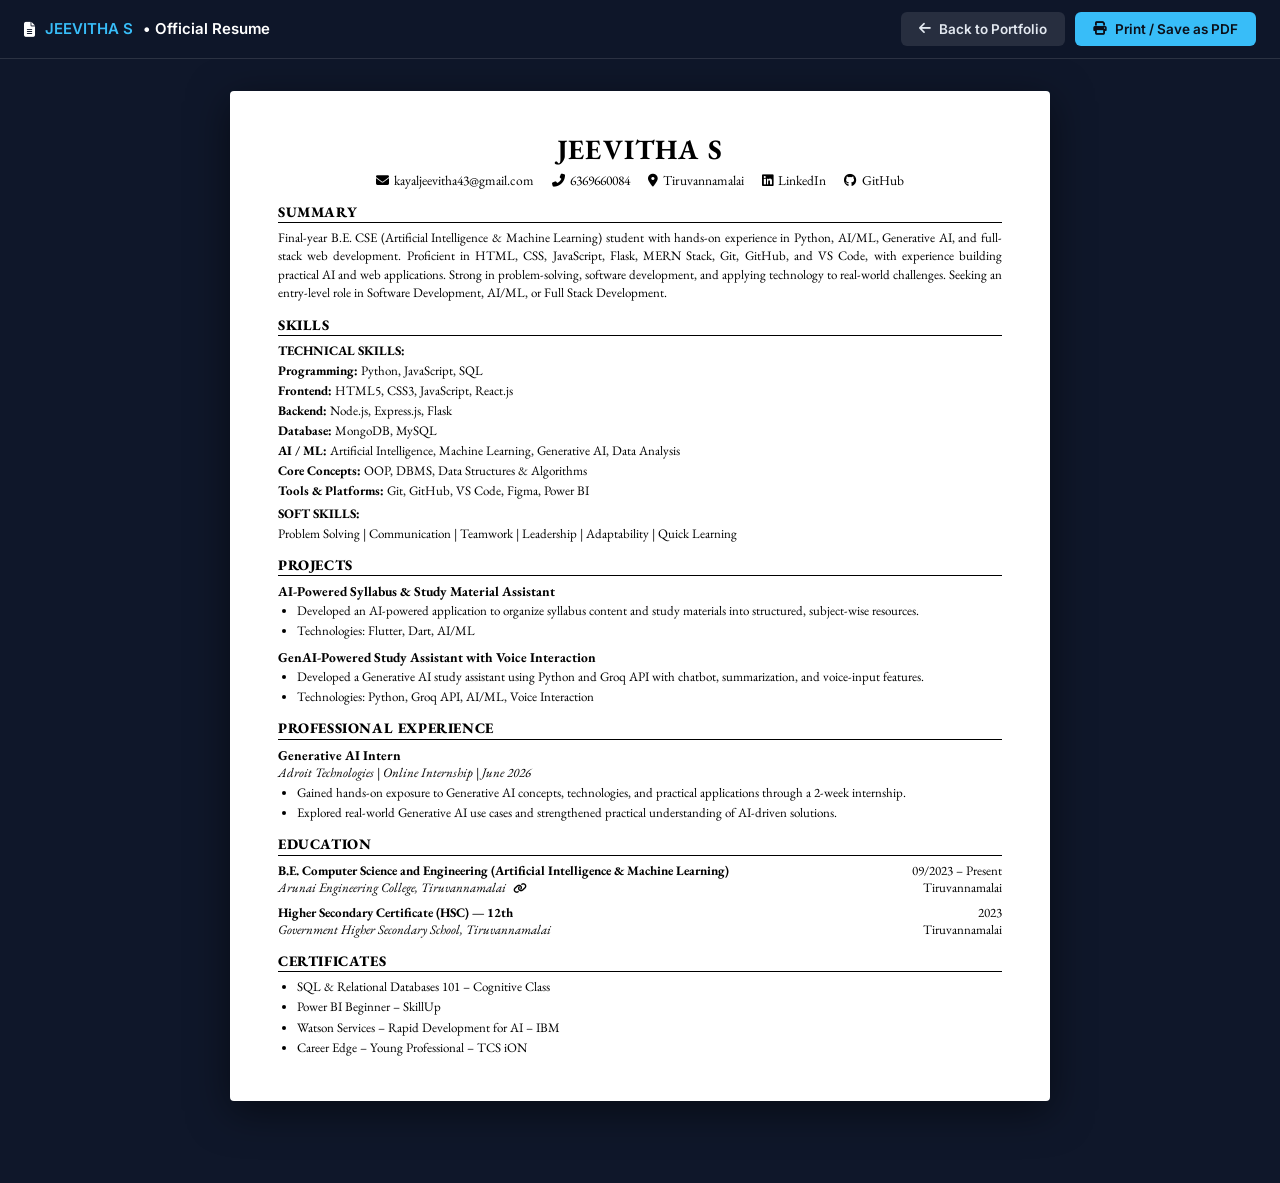
<file: resume.html>
<!DOCTYPE html>
<html lang="en">

<head>
  <meta charset="UTF-8">
  <meta name="viewport" content="width=device-width, initial-scale=1.0">
  <title>Jeevitha S - Official Resume | AI & ML Engineer</title>

  <!-- Google Fonts: EB Garamond for authentic LaTeX / Academic Resume look -->
  <link rel="preconnect" href="https://fonts.googleapis.com">
  <link rel="preconnect" href="https://fonts.gstatic.com" crossorigin>
  <link href="https://fonts.googleapis.com/css2?family=EB+Garamond:ital,wght@0,400;0,500;0,600;0,700;0,800;1,400;1,600&family=Inter:wght@400;500;600;700&display=swap" rel="stylesheet">

  <!-- Font Awesome Icons -->
  <link rel="stylesheet" href="https://cdnjs.cloudflare.com/ajax/libs/font-awesome/6.5.0/css/all.min.css">

  <style>
    :root {
      --primary: #000000;
      --text: #111111;
      --text-muted: #333333;
      --border-color: #000000;
      --bg-screen: #0f172a;
    }

    * {
      box-sizing: border-box;
      margin: 0;
      padding: 0;
    }

    body {
      font-family: 'EB Garamond', 'Times New Roman', Times, Georgia, serif;
      background: var(--bg-screen);
      color: var(--text);
      line-height: 1.35;
      padding-bottom: 50px;
      -webkit-font-smoothing: antialiased;
    }

    /* Floating Action Bar (Screen Only) */
    .action-bar {
      position: sticky;
      top: 0;
      left: 0;
      width: 100%;
      background: rgba(15, 23, 42, 0.95);
      backdrop-filter: blur(12px);
      -webkit-backdrop-filter: blur(12px);
      border-bottom: 1px solid rgba(255, 255, 255, 0.12);
      padding: 12px 24px;
      display: flex;
      justify-content: space-between;
      align-items: center;
      z-index: 999;
      font-family: 'Inter', sans-serif;
    }

    .brand-title {
      color: #ffffff;
      font-size: 15px;
      font-weight: 600;
      display: flex;
      align-items: center;
      gap: 10px;
    }

    .brand-title span {
      color: #38bdf8;
    }

    .btn-group {
      display: flex;
      gap: 10px;
    }

    .btn {
      display: inline-flex;
      align-items: center;
      gap: 8px;
      padding: 8px 18px;
      border-radius: 6px;
      font-size: 13.5px;
      font-weight: 600;
      text-decoration: none;
      cursor: pointer;
      transition: all 0.2s ease;
      border: none;
      font-family: 'Inter', sans-serif;
    }

    .btn-back {
      background: rgba(255, 255, 255, 0.1);
      color: #e2e8f0;
    }

    .btn-back:hover {
      background: rgba(255, 255, 255, 0.2);
      color: #ffffff;
    }

    .btn-print {
      background: #38bdf8;
      color: #0b0f19;
    }

    .btn-print:hover {
      background: #7dd3fc;
      box-shadow: 0 0 15px rgba(56, 189, 248, 0.4);
    }

    /* Resume Paper Container */
    .resume-wrapper {
      max-width: 820px;
      margin: 32px auto;
      background: #ffffff;
      padding: 42px 48px;
      box-shadow: 0 10px 40px rgba(0, 0, 0, 0.5);
      border-radius: 4px;
      color: #000000;
    }

    /* Header */
    .resume-header {
      text-align: center;
      margin-bottom: 12px;
    }

    .resume-name {
      font-size: 28px;
      font-weight: 700;
      letter-spacing: 1.2px;
      color: #000000;
      text-transform: uppercase;
      margin-bottom: 6px;
      line-height: 1.15;
    }

    .contact-line {
      display: flex;
      justify-content: center;
      align-items: center;
      gap: 18px;
      flex-wrap: wrap;
      font-size: 13.5px;
      color: #000000;
    }

    .contact-line a,
    .contact-line span {
      color: #000000;
      text-decoration: none;
      display: inline-flex;
      align-items: center;
      gap: 5px;
    }

    .contact-line a:hover {
      text-decoration: underline;
    }

    .contact-line i {
      font-size: 13px;
      color: #000000;
    }

    /* Section Styles */
    .resume-section {
      margin-top: 13px;
    }

    .section-title {
      font-size: 14.5px;
      font-weight: 800;
      text-transform: uppercase;
      letter-spacing: 0.6px;
      color: #000000;
      border-bottom: 1.5px solid #000000;
      padding-bottom: 2px;
      margin-bottom: 6px;
      line-height: 1.2;
    }

    /* Summary Paragraph */
    .summary-text {
      font-size: 13px;
      line-height: 1.42;
      color: #000000;
      text-align: justify;
    }

    /* Skills Layout */
    .skills-block {
      font-size: 13px;
      line-height: 1.38;
      color: #000000;
    }

    .skill-category-title {
      font-weight: 700;
      margin-bottom: 2px;
      text-transform: uppercase;
    }

    .skill-row {
      margin-bottom: 2px;
    }

    .skill-label {
      font-weight: 700;
    }

    .soft-skills-block {
      margin-top: 5px;
    }

    /* Projects Section */
    .project-item {
      margin-bottom: 8px;
    }

    .project-title {
      font-weight: 700;
      font-size: 13.5px;
      color: #000000;
      margin-bottom: 2px;
    }

    .resume-bullets {
      list-style-type: disc;
      margin-left: 19px;
      font-size: 13px;
      color: #000000;
      line-height: 1.38;
    }

    .resume-bullets li {
      margin-bottom: 2px;
    }

    /* Professional Experience */
    .exp-item {
      margin-bottom: 8px;
    }

    .exp-title {
      font-weight: 700;
      font-size: 13.5px;
      color: #000000;
    }

    .exp-subtitle {
      font-style: italic;
      font-size: 13px;
      color: #000000;
      margin-bottom: 3px;
    }

    /* Education */
    .edu-entry {
      margin-bottom: 7px;
    }

    .edu-row {
      display: flex;
      justify-content: space-between;
      align-items: baseline;
      font-size: 13px;
    }

    .edu-degree {
      font-weight: 700;
      color: #000000;
    }

    .edu-date {
      font-weight: 400;
      text-align: right;
      color: #000000;
      white-space: nowrap;
    }

    .edu-inst-row {
      display: flex;
      justify-content: space-between;
      align-items: baseline;
      font-size: 13px;
    }

    .edu-institution {
      font-style: italic;
      color: #000000;
    }

    .edu-institution a {
      color: #000000;
      text-decoration: none;
      margin-left: 4px;
      font-size: 11px;
    }

    .edu-location {
      font-style: normal;
      text-align: right;
      color: #000000;
      white-space: nowrap;
    }

    /* Certificates List */
    .cert-list {
      list-style-type: disc;
      margin-left: 19px;
      font-size: 13px;
      color: #000000;
      line-height: 1.4;
    }

    .cert-list li {
      margin-bottom: 2px;
    }

    /* Print Stylesheet (Single-page A4 PDF output) */
    @media print {
      body {
        background: #ffffff !important;
        color: #000000 !important;
        padding: 0 !important;
        font-size: 10.5pt;
      }

      .action-bar {
        display: none !important;
      }

      .resume-wrapper {
        margin: 0 !important;
        padding: 0 !important;
        box-shadow: none !important;
        border-radius: 0 !important;
        max-width: 100% !important;
        width: 100% !important;
      }

      @page {
        size: A4 portrait;
        margin: 10mm 14mm 10mm 14mm;
      }

      a {
        color: #000000 !important;
        text-decoration: none !important;
      }

      .resume-section {
        margin-top: 11px;
      }

      .section-title {
        border-bottom: 1.5px solid #000000 !important;
      }
    }

    /* Responsive styling for small mobile screens */
    @media (max-width: 680px) {
      .resume-wrapper {
        padding: 24px 20px;
        margin: 15px auto;
      }

      .resume-name {
        font-size: 24px;
      }

      .contact-line {
        gap: 10px;
        font-size: 12.5px;
      }

      .edu-row,
      .edu-inst-row {
        flex-direction: column;
      }

      .edu-date,
      .edu-location {
        text-align: left;
        margin-top: 1px;
      }
    }
  </style>
</head>

<body>

  <!-- Top Action Bar (Screen preview only) -->
  <div class="action-bar">
    <div class="brand-title">
      <i class="fas fa-file-alt"></i> <span>JEEVITHA S</span> &bull; Official Resume
    </div>
    <div class="btn-group">
      <a href="index.html" class="btn btn-back">
        <i class="fas fa-arrow-left"></i> Back to Portfolio
      </a>
      <button class="btn btn-print" onclick="window.print()">
        <i class="fas fa-print"></i> Print / Save as PDF
      </button>
    </div>
  </div>

  <!-- Main Resume Document -->
  <div class="resume-wrapper">

    <!-- Header -->
    <header class="resume-header">
      <h1 class="resume-name">JEEVITHA S</h1>
      <div class="contact-line">
        <a href="mailto:kayaljeevitha43@gmail.com"><i class="fas fa-envelope"></i> kayaljeevitha43@gmail.com</a>
        <a href="tel:+916369660084"><i class="fas fa-phone-alt"></i> 6369660084</a>
        <span><i class="fas fa-map-marker-alt"></i> Tiruvannamalai</span>
        <a href="https://www.linkedin.com/in/jeevitha-sakthivel-6a48b7306" target="_blank" rel="noopener noreferrer"><i class="fab fa-linkedin"></i> LinkedIn</a>
        <a href="https://github.com/Jeevitha-Sakthivel" target="_blank" rel="noopener noreferrer"><i class="fab fa-github"></i> GitHub</a>
      </div>
    </header>

    <!-- Summary -->
    <section class="resume-section">
      <h2 class="section-title">SUMMARY</h2>
      <p class="summary-text">
        Final-year B.E. CSE (Artificial Intelligence &amp; Machine Learning) student with hands-on experience in Python, AI/ML, Generative AI, and full-stack web development. Proficient in HTML, CSS, JavaScript, Flask, MERN Stack, Git, GitHub, and VS Code, with experience building practical AI and web applications. Strong in problem-solving, software development, and applying technology to real-world challenges. Seeking an entry-level role in Software Development, AI/ML, or Full Stack Development.
      </p>
    </section>

    <!-- Skills -->
    <section class="resume-section">
      <h2 class="section-title">SKILLS</h2>
      <div class="skills-block">
        <div class="skill-category-title">TECHNICAL SKILLS:</div>
        <div class="skill-row"><span class="skill-label">Programming:</span> Python, JavaScript, SQL</div>
        <div class="skill-row"><span class="skill-label">Frontend:</span> HTML5, CSS3, JavaScript, React.js</div>
        <div class="skill-row"><span class="skill-label">Backend:</span> Node.js, Express.js, Flask</div>
        <div class="skill-row"><span class="skill-label">Database:</span> MongoDB, MySQL</div>
        <div class="skill-row"><span class="skill-label">AI / ML:</span> Artificial Intelligence, Machine Learning, Generative AI, Data Analysis</div>
        <div class="skill-row"><span class="skill-label">Core Concepts:</span> OOP, DBMS, Data Structures &amp; Algorithms</div>
        <div class="skill-row"><span class="skill-label">Tools &amp; Platforms:</span> Git, GitHub, VS Code, Figma, Power BI</div>

        <div class="soft-skills-block">
          <div class="skill-category-title">SOFT SKILLS:</div>
          <div>Problem Solving | Communication | Teamwork | Leadership | Adaptability | Quick Learning</div>
        </div>
      </div>
    </section>

    <!-- Projects -->
    <section class="resume-section">
      <h2 class="section-title">PROJECTS</h2>

      <!-- Project 1 -->
      <div class="project-item">
        <div class="project-title">AI-Powered Syllabus &amp; Study Material Assistant</div>
        <ul class="resume-bullets">
          <li>Developed an AI-powered application to organize syllabus content and study materials into structured, subject-wise resources.</li>
          <li>Technologies: Flutter, Dart, AI/ML</li>
        </ul>
      </div>

      <!-- Project 2 -->
      <div class="project-item">
        <div class="project-title">GenAI-Powered Study Assistant with Voice Interaction</div>
        <ul class="resume-bullets">
          <li>Developed a Generative AI study assistant using Python and Groq API with chatbot, summarization, and voice-input features.</li>
          <li>Technologies: Python, Groq API, AI/ML, Voice Interaction</li>
        </ul>
      </div>
    </section>

    <!-- Professional Experience -->
    <section class="resume-section">
      <h2 class="section-title">PROFESSIONAL EXPERIENCE</h2>
      <div class="exp-item">
        <div class="exp-title">Generative AI Intern</div>
        <div class="exp-subtitle">Adroit Technologies | Online Internship | June 2026</div>
        <ul class="resume-bullets">
          <li>Gained hands-on exposure to Generative AI concepts, technologies, and practical applications through a 2-week internship.</li>
          <li>Explored real-world Generative AI use cases and strengthened practical understanding of AI-driven solutions.</li>
        </ul>
      </div>
    </section>

    <!-- Education -->
    <section class="resume-section">
      <h2 class="section-title">EDUCATION</h2>

      <!-- Education Entry 1 -->
      <div class="edu-entry">
        <div class="edu-row">
          <span class="edu-degree">B.E. Computer Science and Engineering (Artificial Intelligence &amp; Machine Learning)</span>
          <span class="edu-date">09/2023 – Present</span>
        </div>
        <div class="edu-inst-row">
          <span class="edu-institution">Arunai Engineering College, Tiruvannamalai <a href="https://arunai.edu.in" target="_blank" rel="noopener noreferrer" title="Arunai Engineering College"><i class="fas fa-link"></i></a></span>
          <span class="edu-location">Tiruvannamalai</span>
        </div>
      </div>

      <!-- Education Entry 2 -->
      <div class="edu-entry">
        <div class="edu-row">
          <span class="edu-degree">Higher Secondary Certificate (HSC) — 12th</span>
          <span class="edu-date">2023</span>
        </div>
        <div class="edu-inst-row">
          <span class="edu-institution">Government Higher Secondary School, Tiruvannamalai</span>
          <span class="edu-location">Tiruvannamalai</span>
        </div>
      </div>
    </section>

    <!-- Certificates -->
    <section class="resume-section">
      <h2 class="section-title">CERTIFICATES</h2>
      <ul class="cert-list">
        <li>SQL &amp; Relational Databases 101 – Cognitive Class</li>
        <li>Power BI Beginner – SkillUp</li>
        <li>Watson Services – Rapid Development for AI – IBM</li>
        <li>Career Edge – Young Professional – TCS iON</li>
      </ul>
    </section>

  </div>

</body>

</html>
</file>
<file: style.css>
/* ========================================================
   JEEVITHA SAKTHIVEL - PORTFOLIO STYLESHEET
   Modern AI/ML Dark UI with Rich Content & Dynamic Animations
   ======================================================== */

/* Google Font */
@import url('https://fonts.googleapis.com/css2?family=Poppins:wght@300;400;500;600;700;800&display=swap');

:root {
  --bg-main: #0b0f19;
  --bg-surface: #131d2f;
  --bg-surface-hover: #1c2b42;
  --text-main: #ffffff;
  --text-muted: #cbd5e1;
  --text-dim: #94a3b8;
  --accent-color: #38bdf8;
  --accent-purple: #a855f7;
  --accent-pink: #ec4899;
  --accent-gold: #fbbf24;
  --accent-green: #10b981;
  --accent-glow: rgba(56, 189, 248, 0.45);
  --border-light: rgba(255, 255, 255, 0.08);
  --radius-sm: 8px;
  --radius-md: 16px;
  --radius-lg: 24px;
  --transition: all 0.3s cubic-bezier(0.4, 0, 0.2, 1);
}

/* Custom Scrollbar */
::-webkit-scrollbar {
  width: 10px;
}

::-webkit-scrollbar-track {
  background: #080c16;
}

::-webkit-scrollbar-thumb {
  background: linear-gradient(180deg, var(--accent-color), var(--accent-purple));
  border-radius: 6px;
  border: 2px solid #080c16;
}

::-webkit-scrollbar-thumb:hover {
  background: linear-gradient(180deg, #60a5fa, #c084fc);
}

* {
  margin: 0;
  padding: 0;
  box-sizing: border-box;
  font-family: 'Poppins', sans-serif;
  scroll-behavior: smooth;
  scrollbar-width: thin;
  scrollbar-color: var(--accent-color) #080c16;
}

::selection {
  background: rgba(56, 189, 248, 0.35);
  color: #ffffff;
}

/* Top Neon Scroll Progress Indicator */
.scroll-progress-bar {
  position: fixed;
  top: 0;
  left: 0;
  height: 3.5px;
  width: 0%;
  background: linear-gradient(90deg, var(--accent-color), var(--accent-purple), var(--accent-pink));
  z-index: 10001;
  box-shadow: 0 0 10px rgba(56, 189, 248, 0.8), 0 0 20px rgba(168, 85, 247, 0.6);
  transition: width 0.1s ease-out;
  border-radius: 0 2px 2px 0;
}

body {
  background: var(--bg-main);
  color: var(--text-main);
  line-height: 1.7;
  overflow-x: hidden;
  position: relative;
}

/* ========================================================
   NEURAL NETWORK PARTICLE CANVAS (BACKGROUND)
   ======================================================== */
#neural-canvas {
  position: fixed;
  top: 0;
  left: 0;
  width: 100vw;
  height: 100vh;
  z-index: -1;
  pointer-events: none;
  opacity: 0.75;
}

/* ========================================================
   ULTRA-PREMIUM GLASSMORPHIC NAVBAR & MOBILE DRAWER
   ======================================================== */
.portfolio-navbar {
  width: 100%;
  position: fixed;
  top: 0;
  left: 0;
  height: 72px;
  background: rgba(10, 15, 29, 0.82);
  backdrop-filter: blur(20px);
  -webkit-backdrop-filter: blur(20px);
  border-bottom: 1px solid rgba(56, 189, 248, 0.14);
  box-shadow: 0 4px 30px rgba(0, 0, 0, 0.45);
  z-index: 1000;
  transition: all 0.3s cubic-bezier(0.4, 0, 0.2, 1);
}

.portfolio-navbar.scrolled {
  background: rgba(8, 12, 24, 0.94);
  border-bottom-color: rgba(56, 189, 248, 0.25);
  box-shadow: 0 8px 32px rgba(0, 0, 0, 0.65), 0 0 15px rgba(56, 189, 248, 0.12);
}

.nav-container {
  max-width: 1400px;
  height: 100%;
  margin: 0 auto;
  padding: 0 28px;
  display: flex;
  align-items: center;
  justify-content: space-between;
  gap: 16px;
}

/* Brand / Logo */
.nav-brand {
  display: flex;
  align-items: center;
  gap: 12px;
  text-decoration: none;
  flex-shrink: 0;
  user-select: none;
}

.brand-logo-icon {
  width: 38px;
  height: 38px;
  border-radius: 10px;
  background: linear-gradient(135deg, rgba(56, 189, 248, 0.18), rgba(168, 85, 247, 0.25));
  border: 1px solid rgba(56, 189, 248, 0.35);
  display: flex;
  align-items: center;
  justify-content: center;
  color: var(--accent-color);
  font-size: 16px;
  position: relative;
  box-shadow: 0 0 14px rgba(56, 189, 248, 0.25);
  transition: var(--transition);
}

.nav-brand:hover .brand-logo-icon {
  transform: scale(1.08) rotate(5deg);
  border-color: var(--accent-color);
  box-shadow: 0 0 20px rgba(56, 189, 248, 0.45);
}

.brand-text {
  display: flex;
  flex-direction: column;
}

.brand-name {
  color: #fff;
  font-size: 20px;
  font-weight: 700;
  letter-spacing: 0.3px;
  margin: 0;
  line-height: 1.2;
}

.brand-name span {
  color: var(--accent-color);
  animation: pulseColor 2s infinite;
}

.brand-badge {
  font-size: 10px;
  font-weight: 600;
  color: var(--text-dim);
  letter-spacing: 0.5px;
  text-transform: uppercase;
}

/* Desktop Navigation Links */
.nav-links {
  display: flex;
  list-style: none;
  align-items: center;
  gap: 5px;
  margin: 0;
  padding: 0;
}

.nav-link-item {
  text-decoration: none;
  color: var(--text-muted);
  font-size: 13.5px;
  font-weight: 500;
  padding: 7px 12px;
  border-radius: 12px;
  display: inline-flex;
  align-items: center;
  gap: 6px;
  transition: all 0.22s cubic-bezier(0.4, 0, 0.2, 1);
  border: 1px solid transparent;
  position: relative;
  white-space: nowrap;
}

.nav-link-item i {
  font-size: 12.5px;
  opacity: 0.7;
  transition: transform 0.2s ease;
}

.nav-link-item:hover {
  color: #fff;
  background: rgba(56, 189, 248, 0.09);
  border-color: rgba(56, 189, 248, 0.2);
}

.nav-link-item:hover i {
  transform: translateY(-1px);
  opacity: 1;
  color: var(--accent-color);
}

.nav-link-item.active {
  color: var(--accent-color);
  background: rgba(56, 189, 248, 0.12);
  border-color: rgba(56, 189, 248, 0.3);
  box-shadow: 0 0 12px rgba(56, 189, 248, 0.15);
  font-weight: 600;
}

.nav-live-pill {
  font-size: 9.5px;
  font-weight: 700;
  text-transform: uppercase;
  background: linear-gradient(135deg, #10b981, #059669);
  color: #fff;
  padding: 1px 6px;
  border-radius: 8px;
  letter-spacing: 0.4px;
  box-shadow: 0 0 8px rgba(16, 185, 129, 0.6);
  animation: liveBadgePulse 2s infinite ease-in-out;
}

@keyframes liveBadgePulse {
  0%, 100% { transform: scale(1); opacity: 1; }
  50% { transform: scale(1.08); opacity: 0.85; box-shadow: 0 0 14px rgba(16, 185, 129, 0.9); }
}

.nav-contact-btn {
  background: linear-gradient(135deg, rgba(56, 189, 248, 0.15), rgba(168, 85, 247, 0.2));
  border-color: rgba(56, 189, 248, 0.35);
  color: #fff;
  font-weight: 600;
  padding: 7px 14px;
}

.nav-contact-btn:hover {
  background: linear-gradient(135deg, rgba(56, 189, 248, 0.3), rgba(168, 85, 247, 0.35));
  border-color: var(--accent-color);
  box-shadow: 0 0 16px rgba(56, 189, 248, 0.35);
}

/* Explore Dropdown */
.nav-dropdown {
  position: relative;
}

.nav-dropdown-btn {
  background: transparent;
  border: 1px solid transparent;
  color: var(--text-muted);
  font-size: 13.5px;
  font-weight: 500;
  padding: 7px 12px;
  border-radius: 12px;
  display: inline-flex;
  align-items: center;
  gap: 6px;
  cursor: pointer;
  transition: all 0.22s ease;
  outline: none;
  font-family: inherit;
}

.nav-dropdown-btn:hover,
.nav-dropdown.open .nav-dropdown-btn {
  color: #fff;
  background: rgba(56, 189, 248, 0.09);
  border-color: rgba(56, 189, 248, 0.2);
}

.dropdown-arrow {
  font-size: 10px;
  transition: transform 0.25s ease;
  opacity: 0.8;
}

.nav-dropdown:hover .dropdown-arrow,
.nav-dropdown.open .dropdown-arrow {
  transform: rotate(180deg);
  color: var(--accent-color);
}

.nav-dropdown-menu {
  position: absolute;
  top: calc(100% + 10px);
  left: 50%;
  transform: translateX(-50%) translateY(10px);
  width: 280px;
  background: rgba(14, 21, 37, 0.97);
  backdrop-filter: blur(24px);
  -webkit-backdrop-filter: blur(24px);
  border: 1px solid rgba(56, 189, 248, 0.25);
  border-radius: 16px;
  padding: 8px;
  box-shadow: 0 20px 50px rgba(0, 0, 0, 0.7), 0 0 25px rgba(56, 189, 248, 0.15);
  opacity: 0;
  visibility: hidden;
  transition: all 0.25s cubic-bezier(0.34, 1.56, 0.64, 1);
  display: flex;
  flex-direction: column;
  gap: 3px;
  pointer-events: none;
  z-index: 1010;
}

.nav-dropdown:hover .nav-dropdown-menu,
.nav-dropdown.open .nav-dropdown-menu {
  opacity: 1;
  visibility: visible;
  transform: translateX(-50%) translateY(0);
  pointer-events: auto;
}

.dropdown-item {
  display: flex;
  align-items: center;
  gap: 12px;
  padding: 8px 10px;
  border-radius: 10px;
  text-decoration: none;
  color: #fff;
  transition: all 0.18s ease;
  border: 1px solid transparent;
}

.dropdown-item i {
  width: 28px;
  height: 28px;
  border-radius: 8px;
  background: rgba(56, 189, 248, 0.1);
  color: var(--accent-color);
  display: flex;
  align-items: center;
  justify-content: center;
  font-size: 12px;
  flex-shrink: 0;
  transition: transform 0.2s ease;
}

.dropdown-item:hover {
  background: rgba(56, 189, 248, 0.12);
  border-color: rgba(56, 189, 248, 0.25);
  transform: translateX(3px);
}

.dropdown-item:hover i {
  background: var(--accent-color);
  color: #0b0f19;
  transform: scale(1.1);
}

.dropdown-item-text {
  display: flex;
  flex-direction: column;
}

.dropdown-title {
  font-size: 13px;
  font-weight: 600;
  color: #fff;
  line-height: 1.3;
}

.dropdown-sub {
  font-size: 11px;
  color: var(--text-dim);
}

.dropdown-resume-item {
  margin-top: 4px;
  border-top: 1px solid rgba(255, 255, 255, 0.08);
  padding-top: 10px;
}

.dropdown-resume-item i {
  background: rgba(168, 85, 247, 0.18);
  color: var(--accent-purple);
}

.dropdown-resume-item:hover i {
  background: var(--accent-purple);
  color: #fff;
}

/* Right Tools */
.nav-right-tools {
  display: flex;
  align-items: center;
  gap: 10px;
  flex-shrink: 0;
}

/* Hamburger Toggle Button */
.menu-toggle {
  width: 38px;
  height: 38px;
  border-radius: 10px;
  background: rgba(255, 255, 255, 0.06);
  border: 1px solid rgba(255, 255, 255, 0.12);
  display: none;
  flex-direction: column;
  align-items: center;
  justify-content: center;
  gap: 5px;
  cursor: pointer;
  transition: var(--transition);
  padding: 0;
  outline: none;
}

.menu-toggle:hover {
  background: rgba(56, 189, 248, 0.12);
  border-color: var(--accent-color);
}

.hamburger-bar {
  width: 18px;
  height: 2px;
  background: #fff;
  border-radius: 2px;
  transition: all 0.3s cubic-bezier(0.4, 0, 0.2, 1);
}

.menu-toggle.active .bar-1 {
  transform: translateY(7px) rotate(45deg);
  background: var(--accent-color);
}

.menu-toggle.active .bar-2 {
  opacity: 0;
  transform: scaleX(0);
}

.menu-toggle.active .bar-3 {
  transform: translateY(-7px) rotate(-45deg);
  background: var(--accent-color);
}

/* ========================================================
   MOBILE NAVIGATION DRAWER
   ======================================================== */
.mobile-nav-backdrop {
  position: fixed;
  top: 0;
  left: 0;
  width: 100vw;
  height: 100vh;
  background: rgba(5, 8, 15, 0.72);
  backdrop-filter: blur(10px);
  -webkit-backdrop-filter: blur(10px);
  z-index: 10001;
  opacity: 0;
  visibility: hidden;
  transition: all 0.3s ease;
}

.mobile-nav-backdrop.open {
  opacity: 1;
  visibility: visible;
}

.mobile-nav-drawer {
  position: fixed;
  top: 0;
  right: -100%;
  width: 340px;
  max-width: 88vw;
  height: 100vh;
  background: rgba(13, 19, 34, 0.98);
  backdrop-filter: blur(28px);
  -webkit-backdrop-filter: blur(28px);
  border-left: 1px solid rgba(56, 189, 248, 0.25);
  box-shadow: -15px 0 50px rgba(0, 0, 0, 0.8), 0 0 30px rgba(56, 189, 248, 0.12);
  z-index: 10002;
  transition: right 0.35s cubic-bezier(0.4, 0, 0.2, 1);
  display: flex;
  flex-direction: column;
  overflow: hidden;
}

.mobile-nav-drawer.open {
  right: 0;
}

.drawer-header {
  padding: 16px 20px;
  border-bottom: 1px solid rgba(255, 255, 255, 0.08);
  display: flex;
  align-items: center;
  justify-content: space-between;
}

.drawer-brand {
  display: flex;
  align-items: center;
  gap: 12px;
}

.drawer-logo-icon {
  width: 36px;
  height: 36px;
  border-radius: 9px;
  background: linear-gradient(135deg, rgba(56, 189, 248, 0.2), rgba(168, 85, 247, 0.25));
  border: 1px solid rgba(56, 189, 248, 0.4);
  display: flex;
  align-items: center;
  justify-content: center;
  color: var(--accent-color);
  font-size: 15px;
}

.drawer-brand h3 {
  font-size: 17px;
  font-weight: 700;
  color: #fff;
  margin: 0;
  line-height: 1.2;
}

.drawer-status-pill {
  font-size: 10.5px;
  color: #34d399;
  display: flex;
  align-items: center;
  gap: 5px;
}

.status-pulse-dot {
  width: 7px;
  height: 7px;
  border-radius: 50%;
  background: #10b981;
  box-shadow: 0 0 8px #10b981;
}

.drawer-close-btn {
  width: 34px;
  height: 34px;
  border-radius: 8px;
  background: rgba(255, 255, 255, 0.06);
  border: 1px solid rgba(255, 255, 255, 0.1);
  color: var(--text-dim);
  cursor: pointer;
  display: flex;
  align-items: center;
  justify-content: center;
  font-size: 15px;
  transition: var(--transition);
}

.drawer-close-btn:hover {
  color: #fff;
  background: rgba(255, 255, 255, 0.12);
  border-color: rgba(56, 189, 248, 0.4);
}

.drawer-search-wrap {
  padding: 12px 18px;
  border-bottom: 1px solid rgba(255, 255, 255, 0.06);
}

.drawer-search-btn {
  width: 100%;
  padding: 9px 14px;
  background: rgba(56, 189, 248, 0.08);
  border: 1px solid rgba(56, 189, 248, 0.22);
  border-radius: 12px;
  color: var(--text-muted);
  display: flex;
  align-items: center;
  justify-content: space-between;
  font-size: 12.5px;
  cursor: pointer;
  transition: var(--transition);
  outline: none;
}

.drawer-search-btn:hover {
  background: rgba(56, 189, 248, 0.15);
  border-color: var(--accent-color);
  color: #fff;
}

.drawer-search-btn kbd {
  background: rgba(255, 255, 255, 0.08);
  border: 1px solid rgba(255, 255, 255, 0.15);
  border-radius: 4px;
  padding: 1px 5px;
  font-size: 10px;
  color: var(--accent-color);
}

.drawer-nav-scroll {
  flex-grow: 1;
  overflow-y: auto;
  padding: 14px 16px;
  display: flex;
  flex-direction: column;
  gap: 16px;
  scrollbar-width: thin;
}

.drawer-nav-group {
  display: flex;
  flex-direction: column;
  gap: 4px;
}

.drawer-group-label {
  font-size: 10.5px;
  font-weight: 700;
  text-transform: uppercase;
  color: var(--text-dim);
  letter-spacing: 0.6px;
  margin-bottom: 4px;
  padding-left: 8px;
}

.drawer-nav-link {
  display: flex;
  align-items: center;
  gap: 12px;
  padding: 9px 12px;
  border-radius: 10px;
  text-decoration: none;
  color: var(--text-muted);
  font-size: 13.5px;
  font-weight: 500;
  transition: all 0.2s ease;
  border: 1px solid transparent;
}

.drawer-nav-link i {
  font-size: 14px;
  width: 20px;
  text-align: center;
  color: var(--accent-color);
  opacity: 0.85;
}

.drawer-nav-link:hover {
  color: #fff;
  background: rgba(56, 189, 248, 0.1);
  border-color: rgba(56, 189, 248, 0.2);
  transform: translateX(3px);
}

.drawer-nav-link.active {
  color: var(--accent-color);
  background: rgba(56, 189, 248, 0.14);
  border-color: rgba(56, 189, 248, 0.35);
  font-weight: 600;
}

.drawer-highlight-link {
  background: linear-gradient(135deg, rgba(56, 189, 248, 0.14), rgba(168, 85, 247, 0.2));
  border-color: rgba(56, 189, 248, 0.3);
  color: #fff;
  margin-top: 4px;
}

.drawer-highlight-link:hover {
  background: linear-gradient(135deg, rgba(56, 189, 248, 0.25), rgba(168, 85, 247, 0.35));
  border-color: var(--accent-color);
}

.drawer-footer {
  padding: 14px 18px;
  border-top: 1px solid rgba(255, 255, 255, 0.08);
  display: flex;
  flex-direction: column;
  gap: 12px;
  background: #090e1c;
}

.drawer-resume-cta {
  display: flex;
  align-items: center;
  justify-content: center;
  gap: 8px;
  width: 100%;
  padding: 10px;
  background: linear-gradient(135deg, var(--accent-color), var(--accent-purple));
  border-radius: 12px;
  color: #0b0f19;
  font-weight: 700;
  text-decoration: none;
  font-size: 13.5px;
  transition: all 0.25s ease;
  box-shadow: 0 4px 15px rgba(56, 189, 248, 0.35);
}

.drawer-resume-cta:hover {
  transform: translateY(-2px);
  box-shadow: 0 6px 20px rgba(56, 189, 248, 0.5);
}

.drawer-social-icons {
  display: flex;
  align-items: center;
  justify-content: center;
  gap: 14px;
}

.drawer-social-icons a {
  width: 34px;
  height: 34px;
  border-radius: 8px;
  background: rgba(255, 255, 255, 0.05);
  border: 1px solid rgba(255, 255, 255, 0.08);
  color: var(--text-dim);
  display: flex;
  align-items: center;
  justify-content: center;
  text-decoration: none;
  font-size: 13.5px;
  transition: var(--transition);
}

.drawer-social-icons a:hover {
  color: var(--accent-color);
  border-color: var(--accent-color);
  background: rgba(56, 189, 248, 0.12);
  transform: translateY(-2px);
}

/* ========================================================
   HOME / HERO SECTION
   ======================================================== */
#home {
  min-height: 100vh;
  display: flex;
  justify-content: center;
  align-items: center;
  text-align: center;
  flex-direction: column;
  padding: 130px 20px 80px;
  position: relative;
}

/* Profile Photo & Rotating Glow Ring */
.profile-container {
  position: relative;
  display: inline-block;
  margin-bottom: 35px;
  animation: floatProfile 4s ease-in-out infinite alternate;
}

@keyframes floatProfile {
  0% { transform: translateY(0px); }
  100% { transform: translateY(-12px); }
}

/* Radar Pulse Wave */
.profile-pulse-wave {
  position: absolute;
  top: -12px;
  left: -12px;
  right: -12px;
  bottom: -12px;
  border-radius: 50%;
  border: 2px solid var(--accent-color);
  opacity: 0;
  animation: pulseWave 3s cubic-bezier(0.1, 0.8, 0.3, 1) infinite;
  pointer-events: none;
  z-index: 0;
}

@keyframes pulseWave {
  0% { transform: scale(0.9); opacity: 0.8; }
  50% { opacity: 0.4; }
  100% { transform: scale(1.35); opacity: 0; }
}

/* Inner Spinning Glow Ring */
.profile-glow-ring {
  position: absolute;
  top: -8px;
  left: -8px;
  right: -8px;
  bottom: -8px;
  border-radius: 50%;
  background: conic-gradient(from 0deg, var(--accent-color), var(--accent-purple), var(--accent-pink), var(--accent-color));
  animation: rotateGlowRing 5s linear infinite;
  filter: blur(10px);
  opacity: 0.85;
  z-index: 1;
}

/* Outer Counter-Rotating Ring */
.profile-glow-ring-outer {
  position: absolute;
  top: -14px;
  left: -14px;
  right: -14px;
  bottom: -14px;
  border-radius: 50%;
  background: conic-gradient(from 180deg, rgba(56, 189, 248, 0.6), rgba(236, 72, 153, 0.6), rgba(168, 85, 247, 0.6), rgba(56, 189, 248, 0.6));
  animation: rotateGlowRingReverse 8s linear infinite;
  filter: blur(16px);
  opacity: 0.65;
  z-index: 0;
}

@keyframes rotateGlowRing {
  0% { transform: rotate(0deg); }
  100% { transform: rotate(360deg); }
}

@keyframes rotateGlowRingReverse {
  0% { transform: rotate(360deg); }
  100% { transform: rotate(0deg); }
}

/* Profile Image Wrapper & Photo */
.profile-img-wrapper {
  position: relative;
  width: 220px;
  height: 220px;
  border-radius: 50%;
  overflow: hidden;
  z-index: 2;
  border: 4px solid rgba(255, 255, 255, 0.95);
  box-shadow: 0 15px 35px rgba(0, 0, 0, 0.6), 0 0 25px rgba(56, 189, 248, 0.45);
  transition: var(--transition);
  background: #0f172a;
}

.profile-img-wrapper:hover {
  transform: scale(1.05);
  border-color: var(--accent-color);
  box-shadow: 0 20px 45px rgba(0, 0, 0, 0.7), 0 0 35px rgba(56, 189, 248, 0.7);
}

.profile-img {
  width: 100%;
  height: 100%;
  object-fit: cover;
  object-position: 50% 12%;
  display: block;
  border-radius: 50%;
}

.profile-shine {
  position: absolute;
  top: -60%;
  left: -70%;
  width: 50px;
  height: 220%;
  background: linear-gradient(to right, rgba(255,255,255,0) 0%, rgba(255,255,255,0.45) 50%, rgba(255,255,255,0) 100%);
  transform: rotate(30deg);
  transition: all 0.8s ease;
  pointer-events: none;
}

.profile-img-wrapper:hover .profile-shine {
  left: 140%;
}

/* Floating Interactive Badges */
.floating-badge {
  position: absolute;
  z-index: 4;
  display: inline-flex;
  align-items: center;
  gap: 6px;
  padding: 5px 12px;
  background: rgba(19, 29, 47, 0.9);
  border: 1px solid rgba(56, 189, 248, 0.35);
  backdrop-filter: blur(14px);
  -webkit-backdrop-filter: blur(14px);
  border-radius: 20px;
  font-size: 11px;
  font-weight: 600;
  color: #fff;
  box-shadow: 0 6px 20px rgba(0, 0, 0, 0.4);
  pointer-events: none;
  white-space: nowrap;
  transition: var(--transition);
}

.floating-badge i {
  font-size: 12px;
}

.badge-ai {
  top: 10px;
  left: -65px;
  border-color: rgba(168, 85, 247, 0.45);
  animation: floatBadge1 3.2s ease-in-out infinite alternate;
}
.badge-ai i { color: var(--accent-purple); }

.badge-python {
  top: 14px;
  right: -60px;
  border-color: rgba(56, 189, 248, 0.45);
  animation: floatBadge2 3.6s ease-in-out infinite alternate;
}
.badge-python i { color: var(--accent-color); }

.badge-html {
  top: 85px;
  left: -70px;
  border-color: rgba(228, 77, 38, 0.55);
  box-shadow: 0 6px 20px rgba(228, 77, 38, 0.35);
  animation: floatBadge4 3.4s ease-in-out infinite alternate;
}
.badge-html i { 
  color: #e44d26; 
  filter: drop-shadow(0 0 5px rgba(228, 77, 38, 0.7));
}

.badge-css {
  top: 90px;
  right: -65px;
  border-color: rgba(38, 77, 228, 0.55);
  box-shadow: 0 6px 20px rgba(38, 77, 228, 0.35);
  animation: floatBadge5 3.8s ease-in-out infinite alternate;
}
.badge-css i { 
  color: #264de4; 
  filter: drop-shadow(0 0 5px rgba(38, 77, 228, 0.7));
}

.badge-cgpa {
  bottom: -14px;
  left: 50%;
  transform: translateX(-50%);
  border-color: rgba(251, 191, 36, 0.45);
  animation: floatBadge3 2.8s ease-in-out infinite alternate;
}
.badge-cgpa i { color: var(--accent-gold); }

@keyframes floatBadge1 {
  0% { transform: translateY(0) rotate(-2deg); }
  100% { transform: translateY(-12px) rotate(2deg); }
}

@keyframes floatBadge2 {
  0% { transform: translateY(0) rotate(2deg); }
  100% { transform: translateY(-14px) rotate(-3deg); }
}

@keyframes floatBadge3 {
  0% { transform: translateX(-50%) translateY(0); }
  100% { transform: translateX(-50%) translateY(-9px); }
}

@keyframes floatBadge4 {
  0% { transform: translateY(0) rotate(3deg); }
  100% { transform: translateY(-10px) rotate(-2deg); }
}

@keyframes floatBadge5 {
  0% { transform: translateY(0) rotate(-3deg); }
  100% { transform: translateY(-12px) rotate(2deg); }
}

/* Shimmer Animated Gradient Text */
.shimmer-text {
  background: linear-gradient(90deg, #38bdf8 0%, #a855f7 40%, #f43f5e 70%, #38bdf8 100%);
  background-size: 300% 100%;
  -webkit-background-clip: text;
  -webkit-text-fill-color: transparent;
  animation: gradientShimmer 5s linear infinite;
  display: inline-block;
}

@keyframes gradientShimmer {
  0% { background-position: 0% 50%; }
  100% { background-position: 300% 50%; }
}

/* ========================================================
   HERO STATUS BADGE ("OPEN TO WORK" - 100% RESPONSIVE)
   ======================================================== */
/* ========================================================
   HERO STATUS BADGE ("OPEN TO OPPORTUNITIES" - FULLY RESPONSIVE)
   ======================================================== */
.hero-status-pill {
  display: inline-flex;
  align-items: center;
  justify-content: center;
  gap: 10px;
  background: rgba(16, 185, 129, 0.08);
  border: 1px solid rgba(52, 211, 153, 0.35);
  backdrop-filter: blur(12px);
  -webkit-backdrop-filter: blur(12px);
  padding: 9px 22px;
  border-radius: 40px;
  margin: 18px auto 22px;
  text-decoration: none;
  cursor: pointer;
  box-shadow: 0 4px 20px rgba(16, 185, 129, 0.12), inset 0 1px 0 rgba(255, 255, 255, 0.08);
  transition: all 0.35s cubic-bezier(0.16, 1, 0.3, 1);
  max-width: 95%;
  flex-wrap: wrap;
  line-height: 1.5;
}

.hero-status-pill:hover {
  background: rgba(16, 185, 129, 0.16);
  border-color: #34d399;
  transform: translateY(-3px) scale(1.015);
  box-shadow: 0 8px 30px rgba(16, 185, 129, 0.28), inset 0 1px 0 rgba(255, 255, 255, 0.15);
}

.status-pill-head {
  display: inline-flex;
  align-items: center;
  gap: 8px;
  flex-shrink: 0;
}

.status-dot-pulse {
  position: relative;
  width: 10px;
  height: 10px;
  display: inline-flex;
  align-items: center;
  justify-content: center;
  flex-shrink: 0;
}

.pulse-dot {
  width: 8px;
  height: 8px;
  border-radius: 50%;
  background: #10b981;
  box-shadow: 0 0 8px #10b981;
}

.pulse-ring {
  position: absolute;
  width: 100%;
  height: 100%;
  border-radius: 50%;
  background: #10b981;
  animation: radarPing 1.8s cubic-bezier(0, 0, 0.2, 1) infinite;
}

@keyframes radarPing {
  0% { transform: scale(1); opacity: 0.9; }
  75%, 100% { transform: scale(2.8); opacity: 0; }
}

.status-badge-tag {
  color: #34d399;
  font-size: 12.5px;
  font-weight: 700;
  text-transform: uppercase;
  letter-spacing: 0.6px;
  white-space: nowrap;
}

.status-badge-divider {
  width: 1px;
  height: 14px;
  background: rgba(255, 255, 255, 0.18);
  flex-shrink: 0;
}

.status-badge-role {
  color: #e2e8f0;
  font-size: 12.5px;
  font-weight: 500;
  display: inline-flex;
  align-items: center;
  justify-content: center;
  gap: 6px;
  flex-wrap: wrap;
  line-height: 1.4;
  text-align: center;
}

.role-part {
  white-space: normal;
}

.role-pipe {
  color: rgba(52, 211, 153, 0.45);
  font-weight: 300;
  margin: 0 3px;
  font-size: 11px;
}

.status-badge-arrow {
  color: #34d399;
  font-size: 11px;
  transition: transform 0.3s ease;
  flex-shrink: 0;
}

.hero-status-pill:hover .status-badge-arrow {
  transform: translateX(4px);
  color: #fff;
}

#home h1 {
  font-size: 46px;
  font-weight: 800;
  margin-bottom: 8px;
  line-height: 1.2;
}

#home h3 {
  font-size: 21px;
  font-weight: 500;
  color: #e2e8f0;
  margin-bottom: 12px;
  min-height: 34px;
}

.typing {
  color: var(--accent-color);
  font-weight: 600;
  border-right: 2px solid var(--accent-color);
  padding-right: 5px;
  animation: blink 0.75s infinite;
}

@keyframes blink {
  0%, 100% { border-color: transparent; }
  50% { border-color: var(--accent-color); }
}

#home h2 {
  margin-top: 5px;
  color: var(--text-dim);
  font-size: 18px;
  font-weight: 400;
  max-width: 650px;
}

#home p {
  width: 90%;
  max-width: 720px;
  margin: 22px auto 30px;
  line-height: 1.8;
  color: var(--text-muted);
  font-size: 16px;
}

/* Hero Buttons */
.hero-btns {
  display: flex;
  gap: 16px;
  justify-content: center;
  flex-wrap: wrap;
}

.btn {
  display: inline-flex;
  align-items: center;
  gap: 9px;
  padding: 13px 28px;
  background: linear-gradient(135deg, var(--accent-color), #0284c7);
  color: #0b0f19;
  text-decoration: none;
  font-weight: 600;
  border-radius: 30px;
  font-size: 15px;
  transition: var(--transition);
  box-shadow: 0 5px 20px var(--accent-glow);
  border: 2px solid transparent;
  position: relative;
  overflow: hidden;
  z-index: 1;
}

.btn:hover {
  transform: translateY(-4px);
  box-shadow: 0 10px 30px rgba(56, 189, 248, 0.65);
  color: #fff;
}

.btn-outline {
  background: transparent;
  color: #fff;
  border: 2px solid var(--accent-color);
  box-shadow: none;
}

.btn-outline:hover {
  background: rgba(56, 189, 248, 0.15);
  border-color: var(--accent-color);
  transform: translateY(-4px);
  box-shadow: 0 8px 25px var(--accent-glow);
}

.btn-contact {
  background: linear-gradient(135deg, var(--accent-purple), #7c3aed);
  color: #fff;
  box-shadow: 0 5px 20px rgba(168, 85, 247, 0.4);
}

.btn-contact:hover {
  box-shadow: 0 10px 30px rgba(168, 85, 247, 0.65);
}

/* Button Sweep Shine Effect */
.btn-shine::after {
  content: '';
  position: absolute;
  top: -50%;
  left: -60%;
  width: 40px;
  height: 200%;
  background: rgba(255, 255, 255, 0.3);
  transform: rotate(30deg);
  transition: all 0.75s ease;
  pointer-events: none;
}

.btn-shine:hover::after {
  left: 130%;
}

/* ========================================================
   SECTIONS COMMON STYLES & UI/UX TAGS
   ======================================================== */
section {
  padding: 95px 8%;
  max-width: 1200px;
  margin: 0 auto;
  position: relative;
}

.section-tag-wrapper {
  display: flex;
  justify-content: center;
  margin-bottom: 12px;
}

.section-tag {
  display: inline-flex;
  align-items: center;
  gap: 8px;
  background: rgba(56, 189, 248, 0.08);
  border: 1px solid rgba(56, 189, 248, 0.28);
  color: var(--accent-color);
  font-size: 11.5px;
  font-weight: 700;
  letter-spacing: 1.5px;
  padding: 6px 18px;
  border-radius: 30px;
  text-transform: uppercase;
  box-shadow: 0 4px 15px rgba(56, 189, 248, 0.12);
  transition: var(--transition);
  backdrop-filter: blur(10px);
}

.section-tag:hover {
  transform: translateY(-2px);
  background: rgba(56, 189, 248, 0.16);
  border-color: var(--accent-color);
  box-shadow: 0 6px 22px rgba(56, 189, 248, 0.28);
  color: #fff;
}

.section-tag i {
  font-size: 13px;
  color: var(--accent-color);
  transition: transform 0.3s ease;
}

.section-tag:hover i {
  transform: rotate(12deg) scale(1.15);
}

section h2 {
  text-align: center;
  font-size: 34px;
  font-weight: 700;
  margin-bottom: 8px;
  color: #fff;
}

section h2 span {
  color: var(--accent-color);
}

.section-subtitle {
  text-align: center;
  color: var(--text-dim);
  font-size: 15px;
  margin-bottom: 45px;
  max-width: 780px;
  margin-left: auto;
  margin-right: auto;
}

/* Hero Status Pill */
.hero-status-pill {
  display: inline-flex;
  align-items: center;
  gap: 9px;
  background: rgba(16, 185, 129, 0.1);
  border: 1px solid rgba(16, 185, 129, 0.35);
  color: #34d399;
  padding: 6px 18px;
  border-radius: 30px;
  font-size: 12.5px;
  font-weight: 600;
  margin-bottom: 20px;
  letter-spacing: 0.3px;
  box-shadow: 0 4px 18px rgba(16, 185, 129, 0.18);
  transition: var(--transition);
}

.hero-status-pill:hover {
  background: rgba(16, 185, 129, 0.18);
  border-color: #34d399;
  transform: translateY(-2px);
}

.status-dot {
  width: 8px;
  height: 8px;
  border-radius: 50%;
  background: #10b981;
  box-shadow: 0 0 10px #10b981;
  animation: pulseDot 1.8s infinite;
  display: inline-block;
}

@keyframes pulseDot {
  0%, 100% { transform: scale(1); opacity: 1; }
  50% { transform: scale(1.4); opacity: 0.5; }
}

/* Hero Quick Bar & Copy Email */
.hero-quick-bar {
  display: flex;
  align-items: center;
  justify-content: center;
  gap: 16px;
  margin-top: 26px;
  flex-wrap: wrap;
}

.quick-copy-badge {
  display: inline-flex;
  align-items: center;
  gap: 10px;
  background: rgba(19, 29, 47, 0.85);
  border: 1px solid rgba(56, 189, 248, 0.3);
  padding: 9px 20px;
  border-radius: 25px;
  color: var(--text-muted);
  font-size: 13.5px;
  cursor: pointer;
  transition: var(--transition);
  backdrop-filter: blur(12px);
  box-shadow: 0 4px 16px rgba(0, 0, 0, 0.3);
}

.quick-copy-badge:hover {
  background: rgba(56, 189, 248, 0.15);
  border-color: var(--accent-color);
  color: #fff;
  transform: translateY(-2px);
  box-shadow: 0 6px 25px rgba(56, 189, 248, 0.3);
}

.quick-copy-badge i {
  color: var(--accent-color);
  font-size: 14px;
}

.quick-copy-badge .copy-hint {
  background: var(--accent-color);
  color: #0b0f19;
  font-size: 11px;
  font-weight: 700;
  padding: 2px 8px;
  border-radius: 12px;
  text-transform: uppercase;
  letter-spacing: 0.5px;
  transition: var(--transition);
}

.quick-copy-badge:hover .copy-hint {
  background: #fff;
  color: #0b0f19;
}

.hero-social-links {
  display: flex;
  align-items: center;
  gap: 12px;
}

.hero-social-pill {
  display: inline-flex;
  align-items: center;
  gap: 8px;
  padding: 9px 18px;
  background: rgba(19, 29, 47, 0.75);
  border: 1px solid var(--border-light);
  border-radius: 25px;
  color: var(--text-muted);
  font-size: 13.5px;
  font-weight: 500;
  text-decoration: none;
  transition: var(--transition);
}

.hero-social-pill:hover {
  color: #fff;
  border-color: var(--accent-color);
  background: rgba(56, 189, 248, 0.14);
  transform: translateY(-2px);
  box-shadow: 0 6px 20px rgba(56, 189, 248, 0.25);
}

.hero-social-pill i {
  font-size: 15px;
  color: var(--accent-color);
}

/* Voice Welcome Button & Animated Soundwave Bars */
.voice-welcome-btn {
  background: linear-gradient(135deg, rgba(236, 72, 153, 0.16), rgba(56, 189, 248, 0.16)) !important;
  border: 1px solid rgba(236, 72, 153, 0.4) !important;
  color: #f472b6 !important;
  cursor: pointer;
  box-shadow: 0 0 16px rgba(236, 72, 153, 0.2);
  user-select: none;
  touch-action: manipulation;
}

.voice-welcome-btn:hover {
  background: linear-gradient(135deg, rgba(236, 72, 153, 0.28), rgba(56, 189, 248, 0.28)) !important;
  border-color: #f472b6 !important;
  color: #ffffff !important;
  box-shadow: 0 0 24px rgba(236, 72, 153, 0.5), 0 4px 15px rgba(0, 0, 0, 0.4);
  transform: translateY(-2px);
}

.voice-welcome-btn .voice-icon {
  color: #f472b6 !important;
  transition: transform 0.2s ease;
}

.voice-welcome-btn:hover .voice-icon {
  color: #ffffff !important;
  transform: scale(1.15);
}

.voice-anim-bars {
  display: inline-flex;
  align-items: center;
  gap: 2.5px;
  height: 14px;
  margin-left: 2px;
}

.voice-anim-bars span {
  width: 2.5px;
  height: 4px;
  background: #f472b6;
  border-radius: 2px;
  transition: all 0.2s ease;
}

.voice-anim-bars.speaking span {
  animation: voiceWave 0.75s infinite ease-in-out alternate;
}

.voice-anim-bars.speaking span:nth-child(1) { animation-delay: 0.05s; }
.voice-anim-bars.speaking span:nth-child(2) { animation-delay: 0.25s; }
.voice-anim-bars.speaking span:nth-child(3) { animation-delay: 0.15s; }
.voice-anim-bars.speaking span:nth-child(4) { animation-delay: 0.35s; }

@keyframes voiceWave {
  0% {
    height: 3px;
    background: #f472b6;
  }
  50% {
    height: 14px;
    background: #38bdf8;
  }
  100% {
    height: 6px;
    background: #a855f7;
  }
}

/* ========================================================
   3D TILT CARDS & GLARE EFFECT
   ======================================================== */
.tilt-card {
  position: relative;
  transition: transform 0.15s ease-out, box-shadow 0.3s ease, border-color 0.3s ease;
  transform-style: preserve-3d;
  will-change: transform;
}

.card-glare {
  position: absolute;
  top: 0;
  left: 0;
  right: 0;
  bottom: 0;
  border-radius: inherit;
  pointer-events: none;
  background: radial-gradient(circle at 50% 50%, rgba(255, 255, 255, 0.1) 0%, transparent 60%);
  opacity: 0;
  transition: opacity 0.3s ease;
  z-index: 2;
}

/* ========================================================
   ABOUT SECTION
   ======================================================== */
.about-card {
  background: var(--bg-surface);
  border: 1px solid var(--border-light);
  border-radius: var(--radius-md);
  padding: 40px;
  max-width: 920px;
  margin: 0 auto;
  box-shadow: 0 15px 35px rgba(0, 0, 0, 0.3);
}

.about-card:hover {
  border-color: rgba(56, 189, 248, 0.35);
}

.about-bio p {
  font-size: 16px;
  line-height: 1.9;
  color: var(--text-muted);
  margin-bottom: 18px;
}

.about-bio strong {
  color: #fff;
}

/* About Section Blocks */
.about-section-block {
  margin-top: 24px;
}

.about-block-title {
  font-size: 19px;
  font-weight: 700;
  color: #fff;
  margin-bottom: 14px;
  display: flex;
  align-items: center;
  gap: 10px;
}

.about-block-title i {
  color: var(--accent-color);
  font-size: 18px;
}

/* Highlights Grid */
.highlights-grid {
  display: grid;
  grid-template-columns: repeat(auto-fit, minmax(320px, 1fr));
  gap: 14px;
  margin: 10px 0 24px;
  padding: 22px;
  background: rgba(11, 15, 25, 0.5);
  border-radius: var(--radius-sm);
  border: 1px solid rgba(255, 255, 255, 0.05);
}

.highlight-item {
  display: flex;
  align-items: flex-start;
  gap: 12px;
  font-size: 14.5px;
  color: #e2e8f0;
  line-height: 1.6;
  transition: var(--transition);
}

.highlight-item:hover {
  transform: translateX(4px);
  color: #fff;
}

.highlight-item i {
  color: var(--accent-green);
  font-size: 16px;
  flex-shrink: 0;
  margin-top: 4px;
}

.highlight-item strong {
  color: #fff;
}

/* Career Goal Box */
.career-goal-box {
  margin-top: 24px;
  padding: 24px 26px;
  background: linear-gradient(135deg, rgba(56, 189, 248, 0.08), rgba(168, 85, 247, 0.07));
  border: 1px solid rgba(56, 189, 248, 0.3);
  border-left: 4px solid var(--accent-color);
  border-radius: var(--radius-sm);
  box-shadow: 0 10px 30px rgba(0, 0, 0, 0.25);
  transition: var(--transition);
}

.career-goal-box:hover {
  border-color: rgba(56, 189, 248, 0.55);
  transform: translateY(-3px);
  box-shadow: 0 14px 35px rgba(56, 189, 248, 0.16);
}

.career-goal-header {
  display: flex;
  align-items: center;
  gap: 12px;
  margin-bottom: 12px;
}

.career-goal-icon {
  width: 38px;
  height: 38px;
  border-radius: 50%;
  background: rgba(56, 189, 248, 0.16);
  border: 1px solid rgba(56, 189, 248, 0.35);
  display: flex;
  align-items: center;
  justify-content: center;
  color: var(--accent-color);
  font-size: 17px;
}

.career-goal-title {
  font-size: 19px;
  font-weight: 700;
  color: #fff;
}

.career-goal-text {
  font-size: 15px;
  line-height: 1.85;
  color: var(--text-muted);
}

.career-goal-text strong {
  color: #fff;
}

/* Stats Counter Grid */
.stats-grid {
  display: grid;
  grid-template-columns: repeat(auto-fit, minmax(160px, 1fr));
  gap: 18px;
  margin-top: 30px;
  padding-top: 25px;
  border-top: 1px solid rgba(255, 255, 255, 0.08);
}

.stat-box {
  background: rgba(11, 15, 25, 0.7);
  border: 1px solid rgba(255, 255, 255, 0.08);
  border-radius: var(--radius-md);
  padding: 22px 14px;
  text-align: center;
  transition: var(--transition);
  position: relative;
  overflow: hidden;
}

.stat-icon-wrap {
  width: 38px;
  height: 38px;
  margin: 0 auto 10px;
  background: rgba(56, 189, 248, 0.1);
  border: 1px solid rgba(56, 189, 248, 0.25);
  border-radius: 50%;
  display: flex;
  align-items: center;
  justify-content: center;
  color: var(--accent-color);
  font-size: 15px;
  transition: var(--transition);
}

.stat-box:hover .stat-icon-wrap {
  transform: scale(1.15) rotate(10deg);
  background: rgba(56, 189, 248, 0.2);
  border-color: var(--accent-color);
}

.stat-box:hover {
  border-color: var(--accent-color);
  transform: translateY(-5px);
  background: rgba(19, 29, 47, 0.9);
  box-shadow: 0 10px 30px rgba(56, 189, 248, 0.18);
}

.stat-number {
  font-size: 32px;
  font-weight: 800;
  color: var(--accent-color);
  line-height: 1.1;
  margin-bottom: 6px;
}

.stat-label {
  font-size: 12px;
  color: var(--text-dim);
  text-transform: uppercase;
  letter-spacing: 0.5px;
  font-weight: 600;
}

/* ========================================================
   SERVICES / EXPERTISE SECTION
   ======================================================== */
.services-grid {
  display: grid;
  grid-template-columns: repeat(auto-fit, minmax(260px, 1fr));
  gap: 24px;
}

.service-card {
  background: var(--bg-surface);
  border: 1px solid var(--border-light);
  border-radius: var(--radius-md);
  padding: 32px 24px 26px;
  box-shadow: 0 10px 30px rgba(0, 0, 0, 0.3);
  transition: var(--transition);
  text-align: center;
  position: relative;
  overflow: hidden;
  display: flex;
  flex-direction: column;
}

.service-card::before {
  content: '';
  position: absolute;
  top: 0;
  left: 0;
  right: 0;
  height: 3.5px;
  background: linear-gradient(90deg, var(--accent-color), var(--accent-purple));
  opacity: 0.85;
  transition: var(--transition);
}

.service-card:nth-child(2)::before {
  background: linear-gradient(90deg, #10b981, #06b6d4);
}
.service-card:nth-child(3)::before {
  background: linear-gradient(90deg, #a855f7, #ec4899);
}
.service-card:nth-child(4)::before {
  background: linear-gradient(90deg, #f59e0b, #3b82f6);
}

.service-card:hover::before {
  height: 5px;
  opacity: 1;
}

.service-card:hover {
  border-color: var(--accent-color);
  transform: translateY(-6px);
  box-shadow: 0 15px 40px rgba(56, 189, 248, 0.22);
}

.service-icon {
  width: 60px;
  height: 60px;
  margin: 0 auto 18px;
  background: rgba(56, 189, 248, 0.12);
  border: 1px solid rgba(56, 189, 248, 0.3);
  border-radius: var(--radius-md);
  display: flex;
  align-items: center;
  justify-content: center;
  font-size: 26px;
  color: var(--accent-color);
  transition: transform 0.4s ease;
}

.service-card:hover .service-icon {
  transform: scale(1.15) rotate(10deg);
  background: rgba(56, 189, 248, 0.22);
}

.service-card h3 {
  font-size: 18px;
  font-weight: 700;
  color: #fff;
  margin-bottom: 12px;
}

.service-card p {
  color: var(--text-muted);
  font-size: 14px;
  line-height: 1.7;
  margin-bottom: 16px;
}

.service-tags {
  display: flex;
  flex-wrap: wrap;
  justify-content: center;
  gap: 6px;
  margin-top: auto;
  padding-top: 14px;
}

.service-tags span {
  font-size: 11px;
  font-weight: 500;
  background: rgba(255, 255, 255, 0.05);
  border: 1px solid rgba(255, 255, 255, 0.08);
  padding: 3px 9px;
  border-radius: 12px;
  color: var(--text-dim);
  transition: var(--transition);
}

.service-card:hover .service-tags span {
  border-color: rgba(56, 189, 248, 0.3);
  color: #cbd5e1;
  background: rgba(56, 189, 248, 0.08);
}

/* ========================================================
   EXPERIENCE & LEADERSHIP SECTION
   ======================================================== */
.experience-timeline {
  display: flex;
  flex-direction: column;
  gap: 26px;
  max-width: 900px;
  margin: 0 auto;
}

.exp-card {
  background: var(--bg-surface);
  border: 1px solid var(--border-light);
  border-left: 4px solid var(--accent-color);
  border-radius: var(--radius-md);
  padding: 30px;
  box-shadow: 0 10px 30px rgba(0, 0, 0, 0.3);
  transition: var(--transition);
  position: relative;
}

.exp-card:hover {
  border-color: var(--accent-color);
  border-left-color: var(--accent-purple);
  transform: translateY(-5px);
  box-shadow: 0 15px 35px rgba(56, 189, 248, 0.2);
}

.exp-header {
  display: flex;
  justify-content: space-between;
  align-items: flex-start;
  flex-wrap: wrap;
  gap: 12px;
  margin-bottom: 14px;
}

.exp-header h3 {
  font-size: 20px;
  color: #fff;
  font-weight: 700;
}

.exp-header h4 {
  font-size: 15px;
  color: var(--accent-color);
  font-weight: 500;
  margin-top: 4px;
}

.exp-period {
  display: inline-flex;
  align-items: center;
  gap: 6px;
  background: rgba(255, 255, 255, 0.06);
  border: 1px solid rgba(255, 255, 255, 0.08);
  padding: 5px 14px;
  border-radius: 20px;
  font-size: 12.5px;
  color: var(--text-dim);
}

.exp-desc {
  font-size: 15px;
  color: #e2e8f0;
  line-height: 1.7;
  margin-bottom: 14px;
}

.exp-bullets {
  list-style: none;
  margin-bottom: 18px;
}

.exp-bullets li {
  font-size: 14px;
  color: var(--text-muted);
  margin-bottom: 8px;
  display: flex;
  align-items: flex-start;
  gap: 10px;
  line-height: 1.6;
}

.exp-bullets li i {
  color: var(--accent-color);
  font-size: 11px;
  margin-top: 5px;
  flex-shrink: 0;
}

.exp-tags {
  display: flex;
  flex-wrap: wrap;
  gap: 8px;
}

.exp-tags span {
  background: rgba(56, 189, 248, 0.08);
  color: var(--accent-color);
  border: 1px solid rgba(56, 189, 248, 0.2);
  padding: 4px 12px;
  border-radius: 16px;
  font-size: 12px;
  font-weight: 500;
}

/* ========================================================
   SKILLS SECTION & TOOLS BADGES
   ======================================================== */
.skills-container {
  display: grid;
  grid-template-columns: repeat(auto-fit, minmax(320px, 1fr));
  gap: 16px;
  max-width: 950px;
  margin: 0 auto;
}

.skill {
  background: var(--bg-surface);
  border: 1px solid var(--border-light);
  border-radius: var(--radius-md);
  padding: 12px 18px;
  box-shadow: 0 6px 20px rgba(0, 0, 0, 0.25);
  transition: var(--transition);
}

.skill:hover {
  border-color: rgba(56, 189, 248, 0.4);
  transform: translateY(-3px);
  background: var(--bg-surface-hover);
}

.skill-title {
  display: flex;
  justify-content: space-between;
  align-items: center;
  margin-bottom: 10px;
  font-size: 14px;
  font-weight: 600;
}

.skill-title span {
  display: flex;
  align-items: center;
  gap: 8px;
}

.skill-icon {
  font-size: 17px;
  transition: transform 0.3s ease;
}

.skill:hover .skill-icon {
  transform: scale(1.15) rotate(5deg);
}

.percentage {
  color: var(--accent-color);
  font-weight: 700;
  font-size: 13px;
}

.progress {
  width: 100%;
  height: 7px;
  background: rgba(255, 255, 255, 0.08);
  border-radius: 20px;
  overflow: hidden;
  position: relative;
}

.bar {
  height: 100%;
  border-radius: 20px;
  width: 0;
  transition: width 1.4s cubic-bezier(0.2, 0.8, 0.2, 1);
  position: relative;
}

.bar::after {
  content: '';
  position: absolute;
  right: 0;
  top: 0;
  bottom: 0;
  width: 12px;
  background: #fff;
  border-radius: 50%;
  box-shadow: 0 0 10px #fff;
  opacity: 0.8;
}

.bar.html { 
  background: linear-gradient(90deg, #e44d26, #f16529); 
  box-shadow: 0 0 15px rgba(228, 77, 38, 0.6);
}
.bar.css { 
  background: linear-gradient(90deg, #264de4, #2965f1); 
  box-shadow: 0 0 15px rgba(38, 77, 228, 0.6);
}
.bar.js { background: linear-gradient(90deg, #f7df1e, #fbbf24); color: #000; }
.bar.python { background: linear-gradient(90deg, #38bdf8, #0284c7); }
.bar.sql { background: linear-gradient(90deg, #00758f, #06b6d4); }
.bar.mongo { background: linear-gradient(90deg, #10b981, #059669); }
.bar.aiml { background: linear-gradient(90deg, #a855f7, #ec4899); }
.bar.github { background: linear-gradient(90deg, #64748b, #94a3b8); }

/* ========================================================
   HTML & CSS SPECIAL SKILL ANIMATIONS
   ======================================================== */
.skill-html {
  border-color: rgba(228, 77, 38, 0.25);
  position: relative;
  overflow: hidden;
}

.skill-html:hover {
  border-color: #e44d26 !important;
  box-shadow: 0 10px 30px rgba(228, 77, 38, 0.35) !important;
  transform: translateY(-6px) scale(1.02);
}

.skill-css {
  border-color: rgba(38, 77, 228, 0.25);
  position: relative;
  overflow: hidden;
}

.skill-css:hover {
  border-color: #264de4 !important;
  box-shadow: 0 10px 30px rgba(38, 77, 228, 0.35) !important;
  transform: translateY(-6px) scale(1.02);
}

/* HTML5 & CSS3 Animated Icons */
.html-icon {
  color: #e44d26;
  animation: htmlPulse 2s ease-in-out infinite alternate;
  display: inline-block;
}

@keyframes htmlPulse {
  0% { transform: scale(1); filter: drop-shadow(0 0 2px rgba(228, 77, 38, 0.4)); }
  100% { transform: scale(1.15) rotate(4deg); filter: drop-shadow(0 0 8px rgba(228, 77, 38, 0.8)); }
}

.skill-html:hover .html-icon {
  animation: htmlSpin 0.8s cubic-bezier(0.3, 1.5, 0.7, 1) forwards;
}

@keyframes htmlSpin {
  0% { transform: scale(1) rotate(0deg); }
  50% { transform: scale(1.35) rotate(180deg); }
  100% { transform: scale(1.2) rotate(360deg); }
}

.css-icon {
  color: #264de4;
  animation: cssWave 2.4s ease-in-out infinite alternate;
  display: inline-block;
}

@keyframes cssWave {
  0% { transform: scale(1) rotate(0deg); filter: drop-shadow(0 0 2px rgba(38, 77, 228, 0.4)); }
  100% { transform: scale(1.15) rotate(-5deg); filter: drop-shadow(0 0 8px rgba(38, 77, 228, 0.8)); }
}

.skill-css:hover .css-icon {
  animation: cssFlip 0.8s cubic-bezier(0.3, 1.5, 0.7, 1) forwards;
}

@keyframes cssFlip {
  0% { transform: scale(1) rotateY(0deg); }
  50% { transform: scale(1.35) rotateY(180deg); }
  100% { transform: scale(1.2) rotateY(360deg); }
}

/* Flowing Animated Diagonal Stripes on Progress Bars */
.animated-striped-bar {
  position: relative;
  overflow: hidden;
}

.animated-striped-bar::before {
  content: '';
  position: absolute;
  top: 0;
  left: 0;
  bottom: 0;
  right: 0;
  background-image: linear-gradient(
    -45deg,
    rgba(255, 255, 255, 0.28) 25%,
    transparent 25%,
    transparent 50%,
    rgba(255, 255, 255, 0.28) 50%,
    rgba(255, 255, 255, 0.28) 75%,
    transparent 75%,
    transparent
  );
  background-size: 20px 20px;
  animation: moveStripes 1s linear infinite;
  border-radius: inherit;
  pointer-events: none;
}

@keyframes moveStripes {
  0% { background-position: 0 0; }
  100% { background-position: 28px 0; }
}

/* Percentage Badges Glowing Animation */
.percentage-html {
  color: #f16529 !important;
  font-weight: 800;
  text-shadow: 0 0 10px rgba(241, 101, 41, 0.6);
  animation: pctPulseHtml 2s infinite alternate;
}

@keyframes pctPulseHtml {
  0% { opacity: 0.85; transform: scale(1); }
  100% { opacity: 1; transform: scale(1.1); text-shadow: 0 0 14px rgba(241, 101, 41, 0.9); }
}

.percentage-css {
  color: #38bdf8 !important;
  font-weight: 800;
  text-shadow: 0 0 10px rgba(56, 189, 248, 0.6);
  animation: pctPulseCss 2s infinite alternate;
}

@keyframes pctPulseCss {
  0% { opacity: 0.85; transform: scale(1); }
  100% { opacity: 1; transform: scale(1.1); text-shadow: 0 0 14px rgba(56, 189, 248, 0.9); }
}

/* Developer Tools Cloud */
.tools-container {
  max-width: 950px;
  margin: 24px auto 0;
  background: var(--bg-surface);
  border: 1px solid var(--border-light);
  border-radius: var(--radius-md);
  padding: 22px 26px;
}

.tools-heading {
  font-size: 16px;
  font-weight: 600;
  color: #fff;
  margin-bottom: 16px;
  display: flex;
  align-items: center;
  gap: 10px;
}

.tools-heading i {
  color: var(--accent-color);
}

.badge-cloud {
  display: flex;
  flex-wrap: wrap;
  gap: 10px;
}

.badge-cloud span {
  display: inline-flex;
  align-items: center;
  gap: 8px;
  padding: 8px 16px;
  background: rgba(11, 15, 25, 0.6);
  border: 1px solid rgba(255, 255, 255, 0.08);
  border-radius: 20px;
  font-size: 13px;
  color: #e2e8f0;
  font-weight: 500;
  transition: var(--transition);
}

.badge-cloud span i {
  color: var(--accent-color);
}

.badge-cloud span:hover {
  border-color: var(--accent-color);
  background: rgba(56, 189, 248, 0.12);
  transform: translateY(-3px);
  color: #fff;
}

/* ========================================================
   PROJECTS SECTION
   ======================================================== */
.project-filters {
  display: flex;
  justify-content: center;
  flex-wrap: wrap;
  gap: 12px;
  margin-bottom: 40px;
}

.filter-btn {
  background: rgba(19, 29, 47, 0.75);
  color: var(--text-muted);
  border: 1px solid var(--border-light);
  padding: 9px 22px;
  border-radius: 30px;
  font-size: 14px;
  font-weight: 500;
  cursor: pointer;
  transition: var(--transition);
  display: inline-flex;
  align-items: center;
  gap: 8px;
}

.filter-btn i {
  font-size: 13px;
  color: var(--accent-color);
  transition: var(--transition);
}

.filter-btn:hover {
  color: #fff;
  border-color: var(--accent-color);
  background: rgba(56, 189, 248, 0.12);
}

.filter-btn:hover i {
  transform: scale(1.15);
}

.filter-btn.active {
  background: linear-gradient(135deg, var(--accent-color), #0284c7);
  color: #0b0f19;
  font-weight: 600;
  border-color: transparent;
  box-shadow: 0 4px 15px var(--accent-glow);
}

.filter-btn.active i {
  color: #0b0f19;
}

.project-card.hide {
  display: none !important;
}

.projects-container {
  display: grid;
  grid-template-columns: repeat(auto-fit, minmax(340px, 1fr));
  gap: 30px;
}

.project-card {
  background: linear-gradient(135deg, rgba(19, 29, 47, 0.95), rgba(11, 15, 25, 0.95));
  border: 1px solid var(--border-light);
  border-radius: var(--radius-md);
  padding: 30px;
  box-shadow: 0 12px 30px rgba(0, 0, 0, 0.35);
  display: flex;
  flex-direction: column;
  overflow: hidden;
  position: relative;
  transition: transform 0.3s cubic-bezier(0.4, 0, 0.2, 1), border-color 0.3s ease, box-shadow 0.3s ease;
  animation: projectFadeIn 0.35s ease forwards;
}

@keyframes projectFadeIn {
  from {
    opacity: 0;
    transform: translateY(12px);
  }
  to {
    opacity: 1;
    transform: translateY(0);
  }
}

.project-card:hover {
  border-color: var(--accent-color);
  box-shadow: 0 18px 45px rgba(56, 189, 248, 0.22);
}

.project-header {
  display: flex;
  justify-content: space-between;
  align-items: center;
  margin-bottom: 18px;
}

.project-icon-group {
  display: flex;
  align-items: center;
  gap: 12px;
}

.project-icon {
  width: 48px;
  height: 48px;
  background: rgba(56, 189, 248, 0.12);
  border: 1px solid rgba(56, 189, 248, 0.25);
  border-radius: var(--radius-sm);
  display: flex;
  align-items: center;
  justify-content: center;
  color: var(--accent-color);
  font-size: 20px;
  transition: transform 0.3s ease;
}

.project-card:hover .project-icon {
  transform: rotate(8deg) scale(1.1);
  background: rgba(56, 189, 248, 0.2);
}

.project-number {
  font-size: 13px;
  font-weight: 700;
  letter-spacing: 0.5px;
  color: var(--accent-color);
  background: rgba(56, 189, 248, 0.1);
  border: 1px solid rgba(56, 189, 248, 0.25);
  padding: 3px 10px;
  border-radius: 20px;
}

.proj-cat-pill {
  font-size: 11px;
  font-weight: 600;
  padding: 4px 10px;
  border-radius: 14px;
  letter-spacing: 0.4px;
  background: rgba(56, 189, 248, 0.1);
  border: 1px solid rgba(56, 189, 248, 0.25);
  color: var(--accent-color);
  display: inline-flex;
  align-items: center;
  gap: 5px;
}

.proj-cat-pill.gen-ai-cat {
  background: rgba(168, 85, 247, 0.12);
  border-color: rgba(168, 85, 247, 0.35);
  color: #c084fc;
}

.proj-cat-pill.vision-cat {
  background: rgba(16, 185, 129, 0.12);
  border-color: rgba(16, 185, 129, 0.35);
  color: #34d399;
}

.proj-cat-pill.ml-cat {
  background: rgba(59, 130, 246, 0.12);
  border-color: rgba(59, 130, 246, 0.35);
  color: #60a5fa;
}

.proj-cat-pill.web-cat {
  background: rgba(56, 189, 248, 0.12);
  border-color: rgba(56, 189, 248, 0.35);
  color: #38bdf8;
}

.proj-cat-pill.resume-feat-cat {
  background: rgba(245, 158, 11, 0.14);
  border-color: rgba(245, 158, 11, 0.45);
  color: #fbbf24;
  font-weight: 700;
}

.project-actions {
  display: flex;
  align-items: center;
  gap: 10px;
}

.proj-link {
  color: var(--text-dim);
  font-size: 20px;
  transition: var(--transition);
  text-decoration: none;
}

.proj-link:hover {
  color: var(--accent-color);
  transform: scale(1.15);
}

.proj-code-btn {
  display: inline-flex;
  align-items: center;
  gap: 6px;
  background: rgba(19, 29, 47, 0.85);
  border: 1px solid var(--border-light);
  padding: 5px 12px;
  border-radius: 16px;
  font-size: 12px;
  font-weight: 500;
  color: var(--text-muted);
}

.proj-code-btn:hover {
  color: #fff;
  border-color: var(--accent-color);
  background: rgba(56, 189, 248, 0.15);
  box-shadow: 0 4px 15px rgba(56, 189, 248, 0.25);
  transform: translateY(-2px);
}

.proj-code-btn i {
  font-size: 14px;
}

/* Experience UI/UX Badges */
.exp-title-row {
  display: flex;
  align-items: center;
  gap: 12px;
  flex-wrap: wrap;
}

.exp-type-badge {
  font-size: 11px;
  font-weight: 600;
  padding: 3px 10px;
  border-radius: 14px;
  display: inline-flex;
  align-items: center;
  gap: 5px;
  letter-spacing: 0.3px;
  text-transform: uppercase;
}

.exp-type-badge.internship {
  background: rgba(168, 85, 247, 0.12);
  border: 1px solid rgba(168, 85, 247, 0.35);
  color: #c084fc;
}

.exp-type-badge.leadership {
  background: rgba(56, 189, 248, 0.12);
  border: 1px solid rgba(56, 189, 248, 0.35);
  color: #38bdf8;
}

/* Contact Copy Email Action */
.email-copy-wrap {
  display: flex;
  align-items: center;
  gap: 8px;
}

.inline-copy-btn {
  background: rgba(56, 189, 248, 0.1);
  border: 1px solid rgba(56, 189, 248, 0.25);
  color: var(--accent-color);
  width: 28px;
  height: 28px;
  border-radius: 6px;
  display: inline-flex;
  align-items: center;
  justify-content: center;
  cursor: pointer;
  transition: var(--transition);
  font-size: 12px;
}

.inline-copy-btn:hover {
  background: var(--accent-color);
  color: #0b0f19;
  transform: scale(1.1);
}

/* Global Floating Toast Notification */
.portfolio-toast {
  position: fixed;
  bottom: 30px;
  right: 30px;
  background: linear-gradient(135deg, rgba(19, 29, 47, 0.95), rgba(11, 15, 25, 0.98));
  border: 1px solid var(--accent-color);
  color: #fff;
  padding: 14px 22px;
  border-radius: 12px;
  box-shadow: 0 10px 35px rgba(0, 0, 0, 0.55), 0 0 25px rgba(56, 189, 248, 0.35);
  display: flex;
  align-items: center;
  gap: 12px;
  font-size: 13.5px;
  font-weight: 500;
  z-index: 10002;
  opacity: 0;
  visibility: hidden;
  transform: translateY(20px);
  transition: all 0.35s cubic-bezier(0.4, 0, 0.2, 1);
  backdrop-filter: blur(16px);
  pointer-events: none;
}

.portfolio-toast.show {
  opacity: 1;
  visibility: visible;
  transform: translateY(0);
}

.portfolio-toast i {
  color: var(--accent-green);
  font-size: 17px;
}

.project-card h3 {
  color: #fff;
  font-size: 20px;
  font-weight: 600;
  margin-bottom: 12px;
  line-height: 1.35;
}

.project-card p {
  color: var(--text-muted);
  line-height: 1.65;
  font-size: 14px;
  margin-bottom: 16px;
}

.project-card p strong {
  color: #f1f5f9;
  font-weight: 600;
}

.project-features {
  list-style: none;
  margin-bottom: 22px;
  flex-grow: 1;
}

.project-features li {
  font-size: 13px;
  color: #cbd5e1;
  margin-bottom: 8px;
  display: flex;
  align-items: flex-start;
  gap: 8px;
  line-height: 1.5;
}

.project-features li i {
  color: var(--accent-color);
  font-size: 13px;
  margin-top: 3px;
  flex-shrink: 0;
}

.tech-stack {
  display: flex;
  flex-wrap: wrap;
  gap: 8px;
  margin-top: auto;
  padding-top: 8px;
}

.tech-stack span {
  background: rgba(56, 189, 248, 0.08);
  color: var(--accent-color);
  font-size: 12px;
  font-weight: 500;
  padding: 4px 12px;
  border-radius: 20px;
  border: 1px solid rgba(56, 189, 248, 0.2);
  transition: var(--transition);
}

.project-card:hover .tech-stack span {
  border-color: rgba(56, 189, 248, 0.4);
  background: rgba(56, 189, 248, 0.15);
}

/* ========================================================
   CERTIFICATIONS & HONORS SECTION
   ======================================================== */
.cert-grid {
  display: grid;
  grid-template-columns: repeat(auto-fit, minmax(360px, 1fr));
  gap: 22px;
}

.cert-card {
  background: var(--bg-surface);
  border: 1px solid var(--border-light);
  border-radius: var(--radius-md);
  padding: 22px 22px;
  display: flex;
  flex-direction: column;
  box-shadow: 0 8px 24px rgba(0, 0, 0, 0.3);
  transition: var(--transition);
  position: relative;
  overflow: hidden;
}

.cert-card::before {
  content: '';
  position: absolute;
  top: 0;
  left: 0;
  right: 0;
  height: 3px;
  background: transparent;
  transition: var(--transition);
}

.cert-header {
  display: flex;
  align-items: center;
  justify-content: space-between;
  margin-bottom: 12px;
}

.cert-icon {
  width: 42px;
  height: 42px;
  border-radius: 8px;
  display: flex;
  align-items: center;
  justify-content: center;
  font-size: 19px;
  flex-shrink: 0;
  transition: var(--transition);
}

.cert-card:hover .cert-icon {
  transform: scale(1.06) rotate(2deg);
}

.cert-badge {
  font-size: 11px;
  font-weight: 700;
  letter-spacing: 0.4px;
  padding: 3px 9px;
  border-radius: 16px;
  display: inline-flex;
  align-items: center;
  gap: 4px;
}

.cert-content {
  display: flex;
  flex-direction: column;
  flex-grow: 1;
}

.cert-issuer {
  display: inline-block;
  font-size: 11px;
  font-weight: 600;
  text-transform: uppercase;
  letter-spacing: 0.5px;
  margin-bottom: 3px;
}

.cert-content h3 {
  font-size: 15.5px;
  font-weight: 700;
  color: #fff;
  margin-bottom: 8px;
  line-height: 1.3;
}

.cert-reason {
  display: flex;
  align-items: flex-start;
  gap: 7px;
  padding: 7px 10px;
  border-radius: 6px;
  font-size: 11.5px;
  line-height: 1.45;
  margin-bottom: 10px;
}

.cert-reason i {
  margin-top: 2px;
  font-size: 12px;
  flex-shrink: 0;
}

.cert-content p {
  font-size: 12.5px;
  color: var(--text-muted);
  line-height: 1.55;
  margin-bottom: 12px;
}

.cert-tags {
  display: flex;
  flex-wrap: wrap;
  gap: 5px;
  margin-top: auto;
  padding-top: 10px;
  border-top: 1px solid rgba(255, 255, 255, 0.06);
}

.cert-tags span {
  font-size: 10.5px;
  font-weight: 500;
  padding: 2px 8px;
  border-radius: 10px;
  background: rgba(255, 255, 255, 0.05);
  color: var(--text-dim);
  border: 1px solid rgba(255, 255, 255, 0.07);
  transition: var(--transition);
}

.cert-tags span:hover {
  background: rgba(255, 255, 255, 0.1);
  color: #fff;
  border-color: rgba(255, 255, 255, 0.18);
}

/* --- TIER 1: Gold / IBM Watson AI --- */
.gold-tier {
  border-color: rgba(251, 191, 36, 0.28);
  background: linear-gradient(150deg, rgba(19, 29, 47, 0.95) 60%, rgba(45, 33, 15, 0.45));
}

.gold-tier::before {
  background: linear-gradient(90deg, #fbbf24, #f59e0b);
}

.gold-tier:hover {
  border-color: var(--accent-gold);
  transform: translateY(-4px);
  box-shadow: 0 12px 28px rgba(251, 191, 36, 0.2);
}

.gold-icon {
  background: rgba(251, 191, 36, 0.15);
  color: var(--accent-gold);
  border: 1px solid rgba(251, 191, 36, 0.35);
  box-shadow: 0 0 16px rgba(251, 191, 36, 0.15);
}

.gold-badge {
  background: rgba(251, 191, 36, 0.15);
  color: #fef08a;
  border: 1px solid rgba(251, 191, 36, 0.35);
}

.gold-tier .cert-issuer {
  color: var(--accent-gold);
}

.gold-tier .cert-reason {
  background: rgba(251, 191, 36, 0.1);
  border-left: 3px solid var(--accent-gold);
  color: #fef08a;
}

.gold-tier .cert-reason i {
  color: var(--accent-gold);
}

/* --- TIER 2: Silver / SkillUp × Microsoft Partner Power BI --- */
.silver-tier {
  border-color: rgba(56, 189, 248, 0.28);
  background: linear-gradient(150deg, rgba(19, 29, 47, 0.95) 60%, rgba(14, 43, 66, 0.45));
}

.silver-tier::before {
  background: linear-gradient(90deg, #38bdf8, #818cf8);
}

.silver-tier:hover {
  border-color: var(--accent-color);
  transform: translateY(-4px);
  box-shadow: 0 12px 28px rgba(56, 189, 248, 0.2);
}

.silver-icon {
  background: rgba(56, 189, 248, 0.15);
  color: var(--accent-color);
  border: 1px solid rgba(56, 189, 248, 0.35);
  box-shadow: 0 0 16px rgba(56, 189, 248, 0.15);
}

.silver-badge {
  background: rgba(56, 189, 248, 0.15);
  color: #bae6fd;
  border: 1px solid rgba(56, 189, 248, 0.35);
}

.silver-tier .cert-issuer {
  color: var(--accent-color);
}

.silver-tier .cert-reason {
  background: rgba(56, 189, 248, 0.1);
  border-left: 3px solid var(--accent-color);
  color: #bae6fd;
}

.silver-tier .cert-reason i {
  color: var(--accent-color);
}

/* --- TIER 3: Bronze / TCS iON Career Edge --- */
.bronze-tier {
  border-color: rgba(251, 146, 60, 0.28);
  background: linear-gradient(150deg, rgba(19, 29, 47, 0.95) 60%, rgba(52, 28, 14, 0.45));
}

.bronze-tier::before {
  background: linear-gradient(90deg, #fb923c, #ea580c);
}

.bronze-tier:hover {
  border-color: #fb923c;
  transform: translateY(-4px);
  box-shadow: 0 12px 28px rgba(251, 146, 60, 0.2);
}

.bronze-icon {
  background: rgba(251, 146, 60, 0.15);
  color: #fb923c;
  border: 1px solid rgba(251, 146, 60, 0.35);
  box-shadow: 0 0 16px rgba(251, 146, 60, 0.15);
}

.bronze-badge {
  background: rgba(251, 146, 60, 0.15);
  color: #fed7aa;
  border: 1px solid rgba(251, 146, 60, 0.35);
}

.bronze-tier .cert-issuer {
  color: #fb923c;
}

.bronze-tier .cert-reason {
  background: rgba(251, 146, 60, 0.1);
  border-left: 3px solid #fb923c;
  color: #fed7aa;
}

.bronze-tier .cert-reason i {
  color: #fb923c;
}

/* --- TIER 4: Honor / Academic Distinction & College Rank Holder --- */
.honor-tier {
  border-color: rgba(168, 85, 247, 0.3);
  background: linear-gradient(150deg, rgba(19, 29, 47, 0.95) 60%, rgba(46, 16, 75, 0.45));
}

.honor-tier::before {
  background: linear-gradient(90deg, #a855f7, #ec4899);
}

.honor-tier:hover {
  border-color: var(--accent-purple);
  transform: translateY(-4px);
  box-shadow: 0 12px 28px rgba(168, 85, 247, 0.2);
}

.honor-icon {
  background: rgba(168, 85, 247, 0.15);
  color: var(--accent-purple);
  border: 1px solid rgba(168, 85, 247, 0.35);
  box-shadow: 0 0 20px rgba(168, 85, 247, 0.15);
}

.honor-badge {
  background: rgba(168, 85, 247, 0.15);
  color: #f3e8ff;
  border: 1px solid rgba(168, 85, 247, 0.35);
}

.honor-tier .cert-issuer {
  color: var(--accent-purple);
}

.honor-tier .cert-reason {
  background: rgba(168, 85, 247, 0.1);
  border-left: 3px solid var(--accent-purple);
  color: #f3e8ff;
}

.honor-tier .cert-reason i {
  color: var(--accent-purple);
}

/* ========================================================
   ACHIEVEMENTS & RECOGNITION SECTION
   ======================================================== */
.achievements-grid {
  display: grid;
  grid-template-columns: repeat(auto-fit, minmax(260px, 1fr));
  gap: 25px;
}

.achieve-card {
  background: var(--bg-surface);
  border: 1px solid var(--border-light);
  border-radius: var(--radius-md);
  padding: 32px 26px;
  box-shadow: 0 10px 30px rgba(0, 0, 0, 0.3);
  position: relative;
  overflow: hidden;
  transition: var(--transition);
  backdrop-filter: blur(10px);
}

.achieve-card::before {
  content: '';
  position: absolute;
  top: 0;
  left: 0;
  right: 0;
  height: 3px;
  background: linear-gradient(90deg, transparent, var(--accent-color), transparent);
  opacity: 0;
  transition: opacity 0.35s ease;
}

.achieve-card:hover::before {
  opacity: 1;
}

.achieve-card:hover {
  border-color: rgba(56, 189, 248, 0.45);
  transform: translateY(-6px);
  box-shadow: 0 18px 45px rgba(0, 0, 0, 0.5), 0 0 25px rgba(56, 189, 248, 0.2);
}

.achieve-card:hover .achieve-icon {
  transform: scale(1.12) rotate(6deg);
}

.achieve-icon {
  width: 54px;
  height: 54px;
  border-radius: var(--radius-sm);
  display: flex;
  align-items: center;
  justify-content: center;
  font-size: 24px;
  margin-bottom: 20px;
  transition: transform 0.35s cubic-bezier(0.4, 0, 0.2, 1);
}

.achieve-icon.gold {
  background: rgba(251, 191, 36, 0.15);
  color: var(--accent-gold);
  border: 1px solid rgba(251, 191, 36, 0.35);
  box-shadow: 0 0 15px rgba(251, 191, 36, 0.15);
}

.achieve-icon.blue {
  background: rgba(56, 189, 248, 0.15);
  color: var(--accent-color);
  border: 1px solid rgba(56, 189, 248, 0.35);
  box-shadow: 0 0 15px rgba(56, 189, 248, 0.15);
}

.achieve-icon.purple {
  background: rgba(168, 85, 247, 0.15);
  color: var(--accent-purple);
  border: 1px solid rgba(168, 85, 247, 0.35);
  box-shadow: 0 0 15px rgba(168, 85, 247, 0.15);
}

.achieve-icon.green {
  background: rgba(16, 185, 129, 0.15);
  color: var(--accent-green);
  border: 1px solid rgba(16, 185, 129, 0.35);
  box-shadow: 0 0 15px rgba(16, 185, 129, 0.15);
}

.achieve-badge {
  position: absolute;
  top: 22px;
  right: 22px;
  font-size: 11.5px;
  font-weight: 700;
  text-transform: uppercase;
  letter-spacing: 0.5px;
  padding: 5px 12px;
  border-radius: 20px;
  display: inline-flex;
  align-items: center;
  gap: 5px;
  transition: var(--transition);
}

.badge-gold {
  background: rgba(251, 191, 36, 0.12);
  color: var(--accent-gold);
  border: 1px solid rgba(251, 191, 36, 0.35);
  box-shadow: 0 0 10px rgba(251, 191, 36, 0.15);
}

.badge-blue {
  background: rgba(56, 189, 248, 0.12);
  color: var(--accent-color);
  border: 1px solid rgba(56, 189, 248, 0.35);
  box-shadow: 0 0 10px rgba(56, 189, 248, 0.15);
}

.badge-purple {
  background: rgba(168, 85, 247, 0.12);
  color: var(--accent-purple);
  border: 1px solid rgba(168, 85, 247, 0.35);
  box-shadow: 0 0 10px rgba(168, 85, 247, 0.15);
}

.badge-green {
  background: rgba(16, 185, 129, 0.12);
  color: var(--accent-green);
  border: 1px solid rgba(16, 185, 129, 0.35);
  box-shadow: 0 0 10px rgba(16, 185, 129, 0.15);
}

.achieve-card h3 {
  font-size: 18px;
  font-weight: 700;
  color: #fff;
  margin-bottom: 6px;
}

.achieve-card h4 {
  font-size: 13.5px;
  color: var(--accent-color);
  font-weight: 500;
  margin-bottom: 12px;
}

.achieve-card p {
  color: var(--text-muted);
  font-size: 13.5px;
  line-height: 1.65;
}

/* ========================================================
   EDUCATION SECTION (TIMELINE)
   ======================================================== */
.education-timeline {
  max-width: 850px;
  margin: 0 auto;
  display: flex;
  flex-direction: column;
  gap: 28px;
  position: relative;
}

/* Glowing Connecting Timeline Line */
.education-timeline::before {
  content: '';
  position: absolute;
  top: 45px;
  bottom: 45px;
  left: 61px;
  width: 2px;
  background: linear-gradient(180deg, var(--accent-color) 0%, var(--accent-purple) 60%, rgba(168, 85, 247, 0.1) 100%);
  box-shadow: 0 0 12px rgba(56, 189, 248, 0.6);
  z-index: 0;
}

.timeline-item {
  position: relative;
  z-index: 1;
  background: var(--bg-surface);
  border: 1px solid rgba(56, 189, 248, 0.25);
  border-radius: var(--radius-lg);
  padding: 34px;
  display: flex;
  gap: 24px;
  align-items: flex-start;
  box-shadow: 0 12px 35px rgba(0, 0, 0, 0.35);
  transition: var(--transition);
  backdrop-filter: blur(10px);
}

.timeline-item:hover {
  border-color: var(--accent-color);
  transform: translateY(-5px);
  box-shadow: 0 18px 45px rgba(56, 189, 248, 0.25);
}

.timeline-dot {
  width: 56px;
  height: 56px;
  border-radius: 50%;
  background: linear-gradient(135deg, rgba(56, 189, 248, 0.25), rgba(168, 85, 247, 0.25));
  border: 2px solid var(--accent-color);
  color: var(--accent-color);
  display: flex;
  align-items: center;
  justify-content: center;
  font-size: 22px;
  flex-shrink: 0;
  box-shadow: 0 0 15px rgba(56, 189, 248, 0.4);
  transition: transform 0.4s ease, box-shadow 0.3s ease, background 0.3s ease;
  position: relative;
  z-index: 2;
}

.timeline-item:hover .timeline-dot {
  transform: scale(1.1) rotate(15deg);
  box-shadow: 0 0 25px var(--accent-color);
  background: linear-gradient(135deg, var(--accent-color), var(--accent-purple));
  color: #0b0f19;
}

.timeline-year {
  display: inline-flex;
  align-items: center;
  gap: 6px;
  background: rgba(255, 255, 255, 0.06);
  border: 1px solid rgba(255, 255, 255, 0.08);
  padding: 5px 14px;
  border-radius: 20px;
  font-size: 13px;
  color: var(--text-dim);
  margin-bottom: 12px;
}

.timeline-year i {
  color: var(--accent-color);
  font-size: 12px;
}

.timeline-content {
  flex: 1;
}

.timeline-content h3 {
  color: var(--accent-color);
  font-size: 20px;
  font-weight: 700;
  margin-bottom: 5px;
  line-height: 1.35;
}

.timeline-content h4 {
  color: #fff;
  font-size: 16px;
  font-weight: 500;
  margin-bottom: 12px;
}

.cgpa-badge {
  display: inline-flex;
  align-items: center;
  gap: 8px;
  background: rgba(251, 191, 36, 0.12);
  color: #fbbf24;
  border: 1px solid rgba(251, 191, 36, 0.35);
  padding: 5px 16px;
  border-radius: 20px;
  font-size: 14px;
  font-weight: 600;
  margin-bottom: 14px;
  box-shadow: 0 0 12px rgba(251, 191, 36, 0.15);
}

.badge-school {
  background: rgba(56, 189, 248, 0.12);
  color: var(--accent-color);
  border-color: rgba(56, 189, 248, 0.35);
  box-shadow: 0 0 12px rgba(56, 189, 248, 0.15);
}

.timeline-content p {
  color: var(--text-muted);
  font-size: 14.5px;
  line-height: 1.7;
}

/* Coursework Chips Container */
.coursework-container {
  margin-top: 14px;
}

.coursework-label {
  display: inline-flex;
  align-items: center;
  gap: 7px;
  font-size: 13.5px;
  font-weight: 600;
  color: #fff;
  margin-bottom: 10px;
}

.coursework-label i {
  color: var(--accent-color);
}

.coursework-chips {
  display: flex;
  flex-wrap: wrap;
  gap: 8px;
}

.chip {
  display: inline-flex;
  align-items: center;
  gap: 6px;
  padding: 5px 13px;
  background: rgba(11, 15, 25, 0.65);
  border: 1px solid rgba(255, 255, 255, 0.08);
  border-radius: 16px;
  font-size: 12.5px;
  color: #cbd5e1;
  transition: var(--transition);
}

.chip i {
  color: var(--accent-color);
  font-size: 11px;
}

.chip:hover {
  background: rgba(56, 189, 248, 0.15);
  border-color: rgba(56, 189, 248, 0.45);
  color: #fff;
  transform: translateY(-2px);
  box-shadow: 0 4px 14px rgba(56, 189, 248, 0.25);
}

/* ========================================================
   FAQ ACCORDION SECTION
   ======================================================== */
.faq-container {
  max-width: 850px;
  margin: 0 auto;
  display: flex;
  flex-direction: column;
  gap: 16px;
}

.faq-item {
  background: var(--bg-surface);
  border: 1px solid var(--border-light);
  border-radius: var(--radius-md);
  overflow: hidden;
  transition: var(--transition);
}

.faq-item:hover,
.faq-item.active {
  border-color: rgba(56, 189, 248, 0.4);
}

.faq-question {
  width: 100%;
  display: flex;
  justify-content: space-between;
  align-items: center;
  padding: 20px 24px;
  background: transparent;
  border: none;
  color: #fff;
  font-size: 16px;
  font-weight: 600;
  cursor: pointer;
  text-align: left;
  gap: 15px;
  font-family: inherit;
  transition: var(--transition);
}

.faq-question:hover {
  color: var(--accent-color);
}

.faq-arrow {
  font-size: 14px;
  color: var(--accent-color);
  transition: transform 0.3s ease;
  flex-shrink: 0;
}

.faq-item.active .faq-arrow {
  transform: rotate(180deg);
}

.faq-answer {
  max-height: 0;
  overflow: hidden;
  transition: max-height 0.4s cubic-bezier(0, 1, 0, 1);
  padding: 0 24px;
}

.faq-item.active .faq-answer {
  max-height: 500px;
  transition: max-height 0.4s cubic-bezier(1, 0, 1, 0);
  padding-bottom: 20px;
}

.faq-answer p {
  color: var(--text-muted);
  font-size: 14.5px;
  line-height: 1.7;
}

.faq-answer a,
.text-accent {
  color: var(--accent-color);
  text-decoration: underline;
  text-underline-offset: 3px;
  font-weight: 500;
  transition: var(--transition);
}

.faq-answer a:hover,
.text-accent:hover {
  color: #fff;
  text-decoration-color: var(--accent-color);
}

/* ========================================================
   CTA BANNER SECTION
   ======================================================== */
.cta-section {
  padding: 40px 8% 60px;
}

.cta-banner {
  background: linear-gradient(135deg, rgba(19, 29, 47, 0.95), rgba(15, 23, 42, 0.95));
  border: 1px solid rgba(56, 189, 248, 0.35);
  border-radius: var(--radius-lg);
  padding: 50px 40px;
  text-align: center;
  position: relative;
  overflow: hidden;
  max-width: 950px;
  margin: 0 auto;
  box-shadow: 0 15px 45px rgba(0, 0, 0, 0.4);
}

.cta-glow {
  position: absolute;
  top: -50%;
  left: 50%;
  transform: translateX(-50%);
  width: 400px;
  height: 250px;
  background: radial-gradient(circle, rgba(56, 189, 248, 0.25) 0%, transparent 70%);
  filter: blur(40px);
  pointer-events: none;
}

.cta-content h2 {
  font-size: 30px;
  color: #fff;
  font-weight: 800;
  margin-bottom: 14px;
}

.cta-content h2 span {
  color: var(--accent-color);
}

.cta-content p {
  color: var(--text-muted);
  font-size: 16px;
  max-width: 680px;
  margin: 0 auto 30px;
  line-height: 1.8;
}

.cta-btns {
  display: flex;
  gap: 18px;
  justify-content: center;
  flex-wrap: wrap;
}

/* ========================================================
   CONTACT SECTION (INFO & FORM)
   ======================================================== */
.contact-container {
  display: grid;
  grid-template-columns: 1fr 1.2fr;
  gap: 35px;
  max-width: 1000px;
  margin: 0 auto;
}

.contact-info-card,
.contact-form-card {
  background: var(--bg-surface);
  border: 1px solid var(--border-light);
  border-radius: var(--radius-lg);
  padding: 35px;
  box-shadow: 0 12px 35px rgba(0, 0, 0, 0.3);
}

.contact-info-card h3,
.contact-form-card h3 {
  font-size: 22px;
  font-weight: 700;
  color: #fff;
  margin-bottom: 15px;
}

.contact-info-card p {
  color: var(--text-muted);
  font-size: 14.5px;
  line-height: 1.7;
  margin-bottom: 12px;
}

.connect-subtext {
  color: var(--text-dim) !important;
  font-size: 13.5px !important;
  line-height: 1.6;
  margin-bottom: 22px !important;
}

.info-list {
  display: flex;
  flex-direction: column;
  gap: 18px;
  margin-bottom: 30px;
}

.info-row {
  display: flex;
  align-items: center;
  gap: 15px;
  font-size: 14px;
}

.info-row i {
  width: 40px;
  height: 40px;
  border-radius: 50%;
  background: rgba(56, 189, 248, 0.12);
  color: var(--accent-color);
  display: flex;
  align-items: center;
  justify-content: center;
  font-size: 16px;
  flex-shrink: 0;
}

.info-row strong {
  display: block;
  font-size: 12px;
  color: var(--text-dim);
  text-transform: uppercase;
}

.info-row span,
.info-row a {
  color: #e2e8f0;
  text-decoration: none;
}

.info-row a:hover {
  color: var(--accent-color);
}

/* Status Available for hire */
.status-badge {
  display: inline-flex;
  align-items: center;
  gap: 6px;
  color: var(--accent-green) !important;
  font-weight: 600;
}

.status-dot {
  width: 8px;
  height: 8px;
  border-radius: 50%;
  background: var(--accent-green);
  animation: pulseDot 1.6s infinite;
}

@keyframes pulseDot {
  0%, 100% { transform: scale(1); opacity: 1; }
  50% { transform: scale(1.6); opacity: 0.4; }
}

.social-icons-row {
  display: flex;
  gap: 14px;
}

.social-btn {
  width: 44px;
  height: 44px;
  border-radius: var(--radius-sm);
  background: rgba(11, 15, 25, 0.6);
  border: 1px solid var(--border-light);
  display: flex;
  align-items: center;
  justify-content: center;
  color: var(--text-muted);
  font-size: 20px;
  text-decoration: none;
  transition: var(--transition);
}

.social-btn:hover {
  color: var(--accent-color);
  border-color: var(--accent-color);
  transform: translateY(-4px);
  background: rgba(56, 189, 248, 0.15);
}

/* Interactive Form */
.form-group {
  margin-bottom: 16px;
}

.form-group label {
  display: block;
  font-size: 13px;
  color: var(--text-dim);
  margin-bottom: 6px;
  font-weight: 500;
}

.form-group input,
.form-group textarea {
  width: 100%;
  padding: 12px 16px;
  background: rgba(11, 15, 25, 0.6);
  border: 1px solid var(--border-light);
  border-radius: var(--radius-sm);
  color: #fff;
  font-size: 14px;
  font-family: inherit;
  transition: var(--transition);
  outline: none;
}

.form-group input:focus,
.form-group textarea:focus {
  border-color: var(--accent-color);
  box-shadow: 0 0 12px rgba(56, 189, 248, 0.35);
  background: rgba(11, 15, 25, 0.85);
}

.contact-form-header {
  margin-bottom: 20px;
}

.contact-form-header h3 {
  margin-bottom: 6px;
}

.delivery-status-pill {
  display: inline-flex;
  align-items: center;
  gap: 7px;
  font-size: 11.5px;
  color: var(--accent-color);
  background: rgba(56, 189, 248, 0.08);
  border: 1px solid rgba(56, 189, 248, 0.25);
  padding: 4px 12px;
  border-radius: 20px;
  font-weight: 500;
  letter-spacing: 0.2px;
}

.delivery-status-pill i {
  color: #fbbf24;
}

.form-btn-group {
  display: flex;
  flex-direction: column;
  gap: 10px;
  margin-top: 14px;
}

.btn-submit {
  width: 100%;
  justify-content: center;
  border: none;
  cursor: pointer;
  padding: 13px 20px;
  font-size: 15px;
  border-radius: var(--radius-sm);
}

.btn-direct-mail {
  width: 100%;
  justify-content: center;
  cursor: pointer;
  padding: 11px 20px;
  font-size: 13.5px;
  background: rgba(168, 85, 247, 0.08);
  border-color: rgba(168, 85, 247, 0.35);
  color: #c084fc;
  border-radius: var(--radius-sm);
  transition: var(--transition);
}

.btn-direct-mail:hover {
  background: rgba(168, 85, 247, 0.22);
  border-color: var(--accent-purple);
  color: #fff;
  transform: translateY(-2px);
  box-shadow: 0 4px 15px rgba(168, 85, 247, 0.25);
}

.form-disclaimer {
  font-size: 12px;
  color: var(--text-dim);
  margin-top: 12px;
  text-align: center;
  line-height: 1.5;
}

.form-disclaimer strong {
  color: var(--accent-color);
}

.form-feedback {
  margin-top: 15px;
  padding: 14px 16px;
  border-radius: var(--radius-sm);
  font-size: 13.5px;
  display: none;
  text-align: left;
  line-height: 1.6;
}

.form-feedback i {
  margin-right: 6px;
}

.form-feedback.success {
  display: block;
  background: rgba(16, 185, 129, 0.15);
  border: 1px solid rgba(16, 185, 129, 0.4);
  color: var(--accent-green);
}

.form-feedback.error {
  display: block;
  background: rgba(239, 68, 68, 0.15);
  border: 1px solid rgba(239, 68, 68, 0.4);
  color: #f87171;
}

.form-feedback.warning {
  display: block;
  background: rgba(245, 158, 11, 0.15);
  border: 1px solid rgba(245, 158, 11, 0.45);
  color: #fbbf24;
}

.form-feedback.warning strong {
  color: #fef08a;
}

.form-feedback.warning a {
  color: var(--accent-color);
  text-decoration: underline;
  font-weight: 600;
}

.form-feedback.info {
  display: block;
  background: rgba(56, 189, 248, 0.15);
  border: 1px solid rgba(56, 189, 248, 0.4);
  color: var(--accent-color);
}

/* ========================================================
   FOOTER
   ======================================================== */
footer {
  background: #060911;
  text-align: center;
  padding: 32px 20px;
  color: var(--text-dim);
  border-top: 1px solid rgba(255, 255, 255, 0.05);
  margin-top: 50px;
}

footer p {
  margin: 5px 0;
  font-size: 14px;
}

footer strong {
  color: var(--accent-color);
}

.footer-credit {
  font-size: 13px;
  color: #64748b;
}

.text-heart {
  color: #f43f5e;
  animation: heartBeat 1.5s ease-in-out infinite;
  display: inline-block;
}

@keyframes heartBeat {
  0%, 100% { transform: scale(1); }
  25% { transform: scale(1.2); }
  50% { transform: scale(0.95); }
  75% { transform: scale(1.15); }
}

/* ========================================================
   FLOATING BACK TO TOP BUTTON
   ======================================================== */
.back-to-top {
  position: fixed;
  bottom: 30px;
  right: 30px;
  width: 48px;
  height: 48px;
  border-radius: 50%;
  background: linear-gradient(135deg, var(--accent-color), var(--accent-purple));
  color: #fff;
  border: none;
  cursor: pointer;
  display: flex;
  align-items: center;
  justify-content: center;
  font-size: 18px;
  box-shadow: 0 8px 25px rgba(56, 189, 248, 0.45);
  opacity: 0;
  visibility: hidden;
  transform: translateY(20px);
  transition: var(--transition);
  z-index: 999;
}

.back-to-top.show-btn {
  opacity: 1;
  visibility: visible;
  transform: translateY(0);
}

.back-to-top:hover {
  transform: translateY(-5px) scale(1.08);
  box-shadow: 0 12px 35px rgba(168, 85, 247, 0.6);
}

/* ========================================================
   SCROLL REVEAL ANIMATION CLASSES
   ======================================================== */
.hidden {
  opacity: 0;
  transform: translateY(40px);
  transition: opacity 0.8s cubic-bezier(0.2, 0.8, 0.2, 1), transform 0.8s cubic-bezier(0.2, 0.8, 0.2, 1);
}

.show {
  opacity: 1;
  transform: translateY(0);
}

/* ========================================================
   RESPONSIVE DESIGN
   ======================================================== */
@media (max-width: 1100px) {
  .nav-links {
    gap: 3px;
  }
  .nav-link-item {
    font-size: 13px;
    padding: 6px 10px;
  }
  .nav-cmd-pill kbd {
    display: none;
  }
  .nav-container {
    padding: 0 20px;
  }
}

@media (max-width: 992px) {
  .nav-links {
    display: none !important;
  }
  .menu-toggle {
    display: flex !important;
  }
  .portfolio-navbar {
    height: 68px;
  }
}

@media (max-width: 900px) {
  .contact-container {
    grid-template-columns: 1fr;
  }
  .badge-ai { left: -40px; }
  .badge-python { right: -30px; }
  .badge-html { left: -50px; }
  .badge-css { right: -40px; }
}

@media (max-width: 768px) {
  .portfolio-navbar {
    height: 66px;
  }
  .nav-container {
    padding: 0 16px;
  }

  #home {
    padding: 110px 15px 60px;
  }

  #home h1 {
    font-size: 32px;
  }

  #home h3 {
    font-size: 17px;
  }

  .profile-img-wrapper {
    width: 160px;
    height: 160px;
  }

  .floating-badge {
    padding: 3px 9px;
    font-size: 9.5px;
    gap: 4px;
    border-radius: 14px;
  }

  .floating-badge i {
    font-size: 10px;
  }

  .badge-ai {
    top: -6px;
    left: -10px;
  }

  .badge-python {
    top: -6px;
    right: -10px;
  }

  .badge-html {
    top: 55px;
    left: -18px;
  }

  .badge-css {
    top: 55px;
    right: -18px;
  }

  .badge-cgpa {
    bottom: -12px;
  }

  section {
    padding: 70px 5%;
  }

  section h2 {
    font-size: 28px;
  }

  .skills-container,
  .projects-container,
  .services-grid,
  .cert-grid,
  .achievements-grid {
    grid-template-columns: 1fr;
  }

  /* Hero Section Mobile Adjustments */
  .hero-btns {
    gap: 12px;
  }

  .hero-btns .btn {
    padding: 11px 22px;
    font-size: 14px;
  }

  .hero-quick-bar {
    gap: 10px;
    margin-top: 20px;
  }

  .project-filters {
    gap: 8px;
    margin-bottom: 28px;
  }

  .filter-btn {
    padding: 8px 16px;
    font-size: 13px;
  }

  .about-card {
    padding: 25px 20px;
  }

  .recruiter-lens-card {
    padding: 16px 14px;
    margin-bottom: 16px;
  }

  .lens-header-row {
    gap: 12px;
  }

  .role-matcher-btn {
    padding: 6px 12px;
    font-size: 12px;
  }

  .highlights-grid {
    grid-template-columns: 1fr;
    padding: 18px 16px;
  }

  .career-goal-box {
    padding: 18px 16px;
  }

  .timeline-item {
    flex-direction: column;
    align-items: flex-start;
  }

  .education-timeline::before {
    display: none;
  }

  /* Back to top button symmetry on mobile */
  .back-to-top {
    bottom: 18px;
    right: 16px;
    width: 42px;
    height: 42px;
    font-size: 16px;
  }

  /* Responsive Navbar Brand & Hero Status Pill */
  .nav-brand h2 {
    font-size: 22px;
  }

  .hero-status-pill {
    padding: 8px 18px;
    gap: 8px 12px;
    margin: 14px auto 18px;
    max-width: 94%;
    border-radius: 28px;
  }

  .status-badge-role {
    font-size: 12px;
  }
}

@media (max-width: 680px) {
  .hero-status-pill {
    padding: 8px 16px;
    gap: 6px 10px;
    border-radius: 24px;
    max-width: 94%;
    flex-direction: column;
    text-align: center;
  }

  .status-badge-divider {
    display: none;
  }

  .status-badge-arrow {
    display: none;
  }

  .status-badge-tag {
    font-size: 12px;
  }

  .status-badge-role {
    font-size: 11.5px;
    line-height: 1.45;
  }
}

@media (max-width: 480px) {
  .nav-brand h2 {
    font-size: 20px;
  }

  #home h1 {
    font-size: 27px;
  }

  #home h2 {
    font-size: 13.5px;
  }

  section {
    padding: 55px 4%;
  }

  section h2 {
    font-size: 24px;
  }

  .hero-status-pill {
    padding: 7px 12px;
    gap: 5px;
    border-radius: 20px;
    max-width: 96%;
  }

  .status-badge-tag {
    font-size: 11.5px;
  }

  .status-badge-role {
    font-size: 11px;
    line-height: 1.4;
    gap: 4px;
  }

  .role-pipe {
    margin: 0 2px;
  }

  /* Stack buttons comfortably on mobile */
  .hero-btns .btn {
    width: 100%;
    max-width: 300px;
    justify-content: center;
  }

  .quick-copy-badge {
    max-width: 100%;
    padding: 8px 14px;
    font-size: 12px;
  }

  .quick-copy-badge .copy-text {
    max-width: 160px;
    overflow: hidden;
    text-overflow: ellipsis;
    white-space: nowrap;
  }

  .role-matcher-btn {
    width: 100%;
    justify-content: space-between;
  }

  .match-action-row {
    flex-direction: column;
    width: 100%;
    gap: 8px;
  }

  .match-action-row .btn-sm {
    width: 100%;
    justify-content: center;
  }

  /* Optimized card padding on narrow devices */
  .about-card,
  .recruiter-lens-card,
  .exp-card,
  .timeline-item,
  .contact-info-card,
  .contact-form-card,
  .cta-banner,
  .service-card,
  .cert-card,
  .achieve-card {
    padding: 20px 16px;
  }

  /* Clean 2x2 Stats Grid on mobile */
  .stats-grid {
    grid-template-columns: repeat(2, 1fr);
    gap: 10px;
    margin-top: 20px;
    padding-top: 18px;
  }

  .stat-box {
    padding: 16px 8px;
  }

  .stat-number {
    font-size: 24px;
  }

  .stat-label {
    font-size: 11px;
  }

  /* FAQ Mobile Sizing */
  .faq-question {
    padding: 16px 14px;
    font-size: 14.5px;
  }

  .faq-answer {
    padding: 0 14px;
  }

  .faq-item.active .faq-answer {
    padding-bottom: 16px;
  }

  /* CTA Banner Title */
  .cta-content h2 {
    font-size: 22px;
  }

  /* iOS Auto-zoom prevention on input focus */
  .form-group input,
  .form-group textarea {
    font-size: 16px;
    padding: 10px 12px;
  }
}

@media (max-width: 360px) {
  #home h1 {
    font-size: 24px;
  }

  section {
    padding: 45px 3%;
  }

  .hero-status-pill {
    padding: 6px 10px;
    border-radius: 16px;
  }

  .status-badge-tag {
    font-size: 11px;
  }

  .status-badge-role {
    font-size: 10.5px;
  }

  .quick-copy-badge .copy-text {
    max-width: 125px;
  }

  .hero-social-pill {
    padding: 6px 12px;
    font-size: 12px;
  }

  .hero-btns .btn {
    font-size: 13px;
    padding: 9px 16px;
  }
}

/* ========================================================
   NAVBAR RIGHT TOOLS (COMMAND PALETTE & SOUND FX)
   ======================================================== */
.nav-right-tools {
  display: flex;
  align-items: center;
  gap: 12px;
  flex-shrink: 0;
}

.nav-cmd-pill {
  background: rgba(19, 29, 47, 0.75);
  border: 1px solid rgba(56, 189, 248, 0.28);
  color: var(--text-muted);
  padding: 7px 14px;
  border-radius: 20px;
  font-size: 13px;
  font-weight: 500;
  display: inline-flex;
  align-items: center;
  gap: 8px;
  cursor: pointer;
  transition: all 0.25s cubic-bezier(0.4, 0, 0.2, 1);
  backdrop-filter: blur(8px);
  -webkit-backdrop-filter: blur(8px);
  user-select: none;
  -webkit-user-select: none;
  touch-action: manipulation;
  outline: none;
}

.nav-cmd-pill i {
  color: var(--accent-color);
  font-size: 13.5px;
  transition: transform 0.25s ease;
}

.nav-cmd-pill:hover {
  background: rgba(56, 189, 248, 0.15);
  border-color: var(--accent-color);
  color: #fff;
  box-shadow: 0 0 16px rgba(56, 189, 248, 0.3);
}

.nav-cmd-pill:hover i {
  transform: scale(1.15);
}

.nav-cmd-pill:active {
  transform: scale(0.93);
  box-shadow: 0 0 8px rgba(56, 189, 248, 0.2);
}

.nav-cmd-pill kbd {
  background: rgba(255, 255, 255, 0.08);
  border: 1px solid rgba(255, 255, 255, 0.16);
  border-radius: 5px;
  padding: 1px 6px;
  font-size: 10.5px;
  font-family: inherit;
  color: var(--accent-color);
  letter-spacing: 0.3px;
}

.nav-icon-btn {
  background: rgba(19, 29, 47, 0.75);
  border: 1px solid rgba(255, 255, 255, 0.12);
  color: var(--text-muted);
  width: 38px;
  height: 38px;
  border-radius: 50%;
  display: inline-flex;
  align-items: center;
  justify-content: center;
  cursor: pointer;
  transition: all 0.25s cubic-bezier(0.4, 0, 0.2, 1);
  font-size: 14.5px;
  user-select: none;
  -webkit-user-select: none;
  touch-action: manipulation;
  position: relative;
  outline: none;
}

.nav-icon-btn:hover {
  background: rgba(56, 189, 248, 0.15);
  border-color: var(--accent-color);
  color: var(--accent-color);
  box-shadow: 0 0 14px rgba(56, 189, 248, 0.35);
}

.nav-icon-btn:active {
  transform: scale(0.92);
}

.nav-icon-btn.active {
  background: rgba(16, 185, 129, 0.18);
  border-color: var(--accent-green);
  color: var(--accent-green);
  box-shadow: 0 0 16px rgba(16, 185, 129, 0.5);
  animation: soundActiveGlow 2.4s infinite ease-in-out;
}

@keyframes soundActiveGlow {
  0%, 100% {
    box-shadow: 0 0 12px rgba(16, 185, 129, 0.45);
    border-color: rgba(16, 185, 129, 0.85);
  }
  50% {
    box-shadow: 0 0 24px rgba(16, 185, 129, 0.8), 0 0 8px rgba(56, 189, 248, 0.45);
    border-color: #34d399;
  }
}

/* ========================================================
   AI CODE & SIMULATION LAB (#lab)
   ======================================================== */
#lab {
  position: relative;
  max-width: 1400px;
  width: 100%;
  margin: 0 auto;
  box-sizing: border-box;
}

/* ========================================================
   AI CODE & SIMULATION LAB STUDIO
   ======================================================== */
.lab-studio-card {
  max-width: 1380px;
  width: 100%;
  margin: 0 auto;
  background: #0b1120;
  border: 1px solid rgba(56, 189, 248, 0.28);
  border-radius: var(--radius-md);
  box-shadow: 0 25px 70px rgba(0, 0, 0, 0.65), 0 0 40px rgba(56, 189, 248, 0.15);
  overflow: hidden;
  position: relative;
  transition: var(--transition);
  box-sizing: border-box;
}

.lab-topbar {
  display: flex;
  align-items: center;
  justify-content: space-between;
  background: #090e1c;
  border-bottom: 1px solid rgba(255, 255, 255, 0.08);
  padding: 12px 20px;
  flex-wrap: wrap;
  gap: 14px;
}

.terminal-dots {
  display: flex;
  align-items: center;
  gap: 8px;
}

.dot {
  width: 12px;
  height: 12px;
  border-radius: 50%;
  display: inline-block;
}

.dot-red { background: #ef4444; box-shadow: 0 0 8px rgba(239, 68, 68, 0.6); }
.dot-yellow { background: #f59e0b; box-shadow: 0 0 8px rgba(245, 158, 11, 0.6); }
.dot-green { background: #10b981; box-shadow: 0 0 8px rgba(16, 185, 129, 0.6); }

.lab-pipeline-tabs {
  display: flex;
  align-items: center;
  gap: 8px;
  overflow-x: auto;
  -webkit-overflow-scrolling: touch;
  scrollbar-width: thin;
  scrollbar-color: rgba(56, 189, 248, 0.3) transparent;
  max-width: 100%;
}

.lab-pipeline-tabs::-webkit-scrollbar {
  height: 4px;
}

.lab-pipeline-tabs::-webkit-scrollbar-track {
  background: rgba(255, 255, 255, 0.02);
}

.lab-pipeline-tabs::-webkit-scrollbar-thumb {
  background: rgba(56, 189, 248, 0.25);
  border-radius: 4px;
}

.lab-tab-btn {
  background: rgba(255, 255, 255, 0.04);
  border: 1px solid rgba(255, 255, 255, 0.08);
  border-radius: 10px;
  padding: 8px 14px;
  font-size: 13px;
  font-family: 'Consolas', 'Courier New', monospace;
  color: var(--text-dim);
  cursor: pointer;
  display: inline-flex;
  align-items: center;
  gap: 8px;
  transition: all 0.22s ease;
  white-space: nowrap;
}

.lab-tab-btn:hover {
  background: rgba(56, 189, 248, 0.1);
  color: #fff;
  border-color: rgba(56, 189, 248, 0.25);
}

.lab-tab-btn.active {
  background: #111b32;
  border-color: rgba(56, 189, 248, 0.45);
  color: #fff;
  font-weight: 600;
  box-shadow: 0 0 16px rgba(56, 189, 248, 0.22);
}

.tab-tag {
  font-size: 10px;
  font-weight: 700;
  text-transform: uppercase;
  padding: 1px 6px;
  border-radius: 6px;
  background: rgba(56, 189, 248, 0.14);
  color: var(--accent-color);
  letter-spacing: 0.3px;
}

.lab-action-buttons {
  display: flex;
  align-items: center;
  gap: 10px;
}

.lab-btn {
  padding: 7px 15px;
  border-radius: 10px;
  font-size: 13px;
  font-weight: 600;
  cursor: pointer;
  display: inline-flex;
  align-items: center;
  gap: 8px;
  transition: all 0.25s ease;
}

.lab-btn-copy {
  background: rgba(255, 255, 255, 0.06);
  border: 1px solid rgba(255, 255, 255, 0.12);
  color: var(--text-muted);
}

.lab-btn-copy:hover {
  background: rgba(255, 255, 255, 0.12);
  color: #fff;
}

.lab-btn-run {
  background: linear-gradient(135deg, #10b981, #059669);
  border: 1px solid rgba(16, 185, 129, 0.5);
  color: #0b0f19;
  font-weight: 700;
  box-shadow: 0 0 18px rgba(16, 185, 129, 0.45);
}

.lab-btn-run:hover {
  background: linear-gradient(135deg, #34d399, #10b981);
  box-shadow: 0 0 26px rgba(16, 185, 129, 0.75);
  transform: translateY(-1px);
}

.lab-btn-run:active {
  transform: scale(0.95);
}

.lab-btn-run.running {
  background: linear-gradient(135deg, #f59e0b, #d97706);
  color: #fff;
  pointer-events: none;
  border-color: transparent;
}

/* Studio Grid */
.lab-studio-grid {
  display: grid;
  grid-template-columns: 1fr 1.12fr;
  min-height: 600px;
  background: #080d1a;
  border-bottom: 1px solid rgba(255, 255, 255, 0.08);
}

/* Left Pane */
.lab-code-column {
  display: flex;
  flex-direction: column;
  border-right: 1px solid rgba(255, 255, 255, 0.08);
  background: #080d18;
}

.lab-pane-banner {
  padding: 10px 18px;
  background: #0b1224;
  border-bottom: 1px solid rgba(255, 255, 255, 0.06);
  display: flex;
  align-items: center;
  justify-content: space-between;
  font-size: 12.5px;
  color: var(--text-dim);
  flex-wrap: wrap;
  gap: 8px;
}

.pane-title {
  color: #fff;
  font-weight: 600;
  display: flex;
  align-items: center;
  gap: 8px;
}

.pane-meta {
  color: var(--text-dim);
  font-size: 11.5px;
  font-family: 'Consolas', monospace;
}

/* Params Panel */
.lab-params-panel {
  padding: 10px 18px;
  background: #0e172c;
  border-bottom: 1px solid rgba(255, 255, 255, 0.06);
  display: flex;
  align-items: center;
  gap: 14px;
  flex-wrap: wrap;
  font-size: 12px;
}

.param-group {
  display: flex;
  align-items: center;
  gap: 8px;
}

.param-label {
  color: var(--text-dim);
  font-weight: 500;
  font-size: 11.5px;
}

.param-select, .param-input {
  background: #090e1c;
  border: 1px solid rgba(56, 189, 248, 0.3);
  color: #fff;
  padding: 4px 10px;
  border-radius: 8px;
  font-size: 12px;
  outline: none;
  font-family: inherit;
  transition: var(--transition);
}

.param-select:focus, .param-input:focus {
  border-color: var(--accent-color);
  box-shadow: 0 0 10px rgba(56, 189, 248, 0.3);
}

/* Code Viewport */
.lab-code-viewport {
  flex-grow: 1;
  max-height: 480px;
  min-height: 320px;
  overflow-y: auto;
  overflow-x: auto;
  background: #080d18;
  display: flex;
  font-family: 'Consolas', 'Fira Code', 'Courier New', monospace;
}

.terminal-line-numbers {
  padding: 18px 12px 18px 18px;
  color: #475569;
  text-align: right;
  user-select: none;
  font-size: 13px;
  line-height: 1.7;
  background: #060910;
  border-right: 1px solid rgba(255, 255, 255, 0.05);
}

.terminal-code-pre {
  padding: 18px 22px;
  margin: 0;
  font-size: 13.5px;
  line-height: 1.7;
  color: #e2e8f0;
  white-space: pre;
  overflow: visible;
  flex-grow: 1;
}

.terminal-code-pre code {
  font-family: inherit;
}

/* Code Syntax Highlighting Helpers */
.tok-kw { color: #f43f5e; font-weight: 600; }
.tok-str { color: #34d399; }
.tok-fn { color: #38bdf8; }
.tok-cmt { color: #64748b; font-style: italic; }
.tok-num { color: #fbbf24; }
.tok-var { color: #c084fc; }

/* Right Pane: Visual Column */
.lab-visual-column {
  display: flex;
  flex-direction: column;
  background: #090f1e;
}

.live-hardware-stats {
  display: flex;
  align-items: center;
  gap: 8px;
}

.hw-pill {
  font-size: 11px;
  font-family: 'Consolas', monospace;
  padding: 3px 9px;
  border-radius: 12px;
  background: rgba(255, 255, 255, 0.05);
  border: 1px solid rgba(255, 255, 255, 0.08);
  color: var(--text-dim);
  display: inline-flex;
  align-items: center;
  gap: 6px;
}

.hw-pill.status-ready {
  color: #34d399;
  border-color: rgba(16, 185, 129, 0.3);
  background: rgba(16, 185, 129, 0.1);
}

.hw-pill.status-running {
  color: #fbbf24;
  border-color: rgba(245, 158, 11, 0.3);
  background: rgba(245, 158, 11, 0.12);
}

/* Visual Stage */
.lab-visual-stage {
  flex-grow: 1;
  padding: 16px;
  display: flex;
  flex-direction: column;
  justify-content: center;
  position: relative;
  background: radial-gradient(circle at center, rgba(16, 27, 50, 0.6) 0%, rgba(9, 14, 26, 0.95) 100%);
  min-height: 380px;
}

.stage-view {
  width: 100%;
  display: flex;
  flex-direction: column;
  align-items: center;
}

/* 1. CV HUD Overlay */
.cv-hud-overlay {
  display: grid;
  grid-template-columns: repeat(4, 1fr);
  gap: 8px;
  width: 100%;
  margin-bottom: 12px;
}

.hud-metric-card {
  background: rgba(14, 22, 40, 0.88);
  border: 1px solid rgba(56, 189, 248, 0.22);
  border-radius: 10px;
  padding: 8px 10px;
  text-align: center;
  box-shadow: 0 4px 15px rgba(0, 0, 0, 0.4);
}

.hud-label {
  font-size: 10.5px;
  color: var(--text-dim);
  display: block;
  text-transform: uppercase;
  letter-spacing: 0.3px;
  margin-bottom: 2px;
}

.hud-val {
  font-size: 16px;
  font-weight: 700;
  display: block;
  font-family: 'Consolas', monospace;
}

#poseCanvas {
  width: 100%;
  max-width: 480px;
  aspect-ratio: 480 / 280;
  height: auto;
  border-radius: 14px;
  background: #060912;
  border: 1px solid rgba(56, 189, 248, 0.25);
  box-shadow: inset 0 0 30px rgba(0, 0, 0, 0.8), 0 0 20px rgba(56, 189, 248, 0.15);
  display: block;
  margin: 0 auto;
}

.stage-caption {
  text-align: center;
  font-size: 11px;
  color: var(--text-dim);
  margin-top: 10px;
  display: flex;
  align-items: center;
  justify-content: center;
  gap: 6px;
}

/* 2. Groq Stage */
.groq-stats-grid {
  display: grid;
  grid-template-columns: 1.3fr 1fr 1fr;
  gap: 10px;
  width: 100%;
  margin-bottom: 12px;
}

.groq-stat-item {
  background: rgba(17, 24, 45, 0.9);
  border: 1px solid rgba(168, 85, 247, 0.25);
  border-radius: 12px;
  padding: 10px 14px;
  box-shadow: 0 4px 15px rgba(0, 0, 0, 0.4);
}

.groq-stat-label {
  font-size: 10.5px;
  color: var(--text-dim);
  display: block;
  margin-bottom: 4px;
}

.groq-speed-meter {
  display: flex;
  align-items: baseline;
  gap: 6px;
}

.groq-speed-val {
  font-size: 24px;
  font-weight: 800;
  color: #c084fc;
  font-family: 'Consolas', monospace;
  text-shadow: 0 0 15px rgba(192, 132, 252, 0.5);
}

.groq-unit {
  font-size: 11px;
  color: var(--text-dim);
}

.speed-bar-track {
  height: 4px;
  width: 100%;
  background: rgba(255, 255, 255, 0.08);
  border-radius: 2px;
  overflow: hidden;
  margin-top: 6px;
}

.speed-bar-fill {
  height: 100%;
  width: 88%;
  background: linear-gradient(90deg, #a855f7, #ec4899);
  border-radius: 2px;
  transition: width 0.3s ease;
}

.groq-metric-bold {
  font-size: 16px;
  font-weight: 700;
  color: #fff;
  font-family: 'Consolas', monospace;
  display: block;
}

.groq-terminal-output {
  width: 100%;
  background: #060912;
  border: 1px solid rgba(168, 85, 247, 0.25);
  border-radius: 14px;
  padding: 16px;
  min-height: 220px;
  max-height: 260px;
  overflow-y: auto;
  display: flex;
  flex-direction: column;
  gap: 12px;
  font-family: 'Consolas', 'Courier New', monospace;
  font-size: 13px;
  box-shadow: inset 0 0 25px rgba(0, 0, 0, 0.8);
}

.groq-prompt-box {
  color: #cbd5e1;
  font-size: 12.5px;
  border-bottom: 1px solid rgba(255, 255, 255, 0.06);
  padding-bottom: 10px;
  display: flex;
  align-items: center;
  gap: 8px;
}

.groq-model-badge {
  display: inline-flex;
  align-items: center;
  gap: 6px;
  font-size: 10.5px;
  font-weight: 700;
  padding: 2px 8px;
  border-radius: 6px;
  background: rgba(168, 85, 247, 0.18);
  color: #d8b4fe;
  border: 1px solid rgba(168, 85, 247, 0.3);
  margin-bottom: 8px;
  width: fit-content;
}

.groq-typing-text {
  line-height: 1.65;
  color: #e2e8f0;
  white-space: pre-wrap;
}

/* 3. Neural Stage */
.neural-metrics-ribbon {
  display: grid;
  grid-template-columns: repeat(4, 1fr);
  gap: 8px;
  width: 100%;
  margin-bottom: 12px;
}

.ribbon-metric {
  background: rgba(17, 24, 45, 0.9);
  border: 1px solid rgba(236, 72, 153, 0.25);
  border-radius: 10px;
  padding: 8px 10px;
  text-align: center;
}

.r-label {
  font-size: 10.5px;
  color: var(--text-dim);
  display: block;
}

.r-val {
  font-size: 16px;
  font-weight: 700;
  font-family: 'Consolas', monospace;
}

.chart-canvas-wrapper {
  width: 100%;
  background: #060912;
  border: 1px solid rgba(255, 255, 255, 0.08);
  border-radius: 14px;
  padding: 14px;
  box-shadow: inset 0 0 25px rgba(0, 0, 0, 0.8);
}

#lossChartCanvas {
  width: 100%;
  max-width: 480px;
  aspect-ratio: 480 / 200;
  height: auto;
  display: block;
  margin: 0 auto;
}

.chart-legend {
  display: flex;
  align-items: center;
  justify-content: center;
  gap: 20px;
  font-size: 11px;
  color: var(--text-dim);
  margin-top: 10px;
}

.legend-item {
  display: flex;
  align-items: center;
  gap: 6px;
}

.legend-dot {
  width: 8px;
  height: 8px;
  border-radius: 50%;
}

.dot-loss { background: #f43f5e; box-shadow: 0 0 6px #f43f5e; }
.dot-acc { background: #38bdf8; box-shadow: 0 0 6px #38bdf8; }

/* 4. Timetable Stage */
.csp-status-strip {
  display: flex;
  align-items: center;
  justify-content: space-between;
  width: 100%;
  background: rgba(16, 185, 129, 0.12);
  border: 1px solid rgba(16, 185, 129, 0.3);
  border-radius: 10px;
  padding: 8px 14px;
  margin-bottom: 12px;
  font-size: 12px;
  color: #34d399;
}

.timetable-grid-preview {
  width: 100%;
  overflow-x: auto;
  background: #060912;
  border: 1px solid rgba(16, 185, 129, 0.2);
  border-radius: 12px;
  padding: 8px;
}

.tt-table {
  width: 100%;
  min-width: 520px;
  border-collapse: collapse;
  font-size: 11px;
  text-align: center;
}

.tt-table th {
  background: rgba(16, 185, 129, 0.15);
  color: #34d399;
  padding: 6px 8px;
  border: 1px solid rgba(255, 255, 255, 0.08);
  font-weight: 600;
}

.tt-table td {
  padding: 6px 4px;
  border: 1px solid rgba(255, 255, 255, 0.06);
  color: #cbd5e1;
}

.tt-cell {
  border-radius: 6px;
  padding: 4px 2px;
  font-weight: 500;
  font-size: 10px;
  line-height: 1.3;
}

.tt-cell.ai { background: rgba(56, 189, 248, 0.16); color: #7dd3fc; }
.tt-cell.ml { background: rgba(168, 85, 247, 0.16); color: #d8b4fe; }
.tt-cell.web { background: rgba(16, 185, 129, 0.16); color: #6ee7b7; }
.tt-cell.lab { background: rgba(245, 158, 11, 0.18); color: #fde047; font-weight: 600; }

/* Synchronized Terminal Logs Drawer */
.lab-terminal-logs-wrapper {
  border-top: 1px solid rgba(255, 255, 255, 0.08);
  background: #05080e;
}

.logs-header {
  display: flex;
  align-items: center;
  justify-content: space-between;
  padding: 8px 16px;
  font-size: 11.5px;
  color: var(--text-dim);
  border-bottom: 1px solid rgba(255, 255, 255, 0.05);
}

.logs-clear-btn {
  background: transparent;
  border: none;
  color: var(--text-dim);
  font-size: 11px;
  cursor: pointer;
  display: inline-flex;
  align-items: center;
  gap: 4px;
}

.logs-clear-btn:hover {
  color: #fff;
}

.output-panel-logs {
  font-family: 'Consolas', 'Courier New', monospace;
  font-size: 12px;
  line-height: 1.6;
  max-height: 120px;
  min-height: 80px;
  overflow-y: auto;
  display: flex;
  flex-direction: column;
  gap: 4px;
  padding: 8px 16px;
}

.log-entry {
  display: flex;
  align-items: flex-start;
  gap: 8px;
  word-break: break-word;
}

.log-entry.prompt-line { color: #64748b; font-style: italic; }
.log-entry.log-info { color: #93c5fd; }
.log-entry.log-success { color: #4ade80; }
.log-entry.log-warn { color: #fcd34d; }
.log-entry.log-accent { color: #38bdf8; font-weight: 600; }

.metric-pill.status-running {
  color: #fbbf24;
  border-color: rgba(245, 158, 11, 0.3);
  background: rgba(245, 158, 11, 0.1);
}



/* ========================================================
   ASK JEEVITHA AI - FLOATING ASSISTANT WIDGET
   ======================================================== */

/* Floating Backdrop for Mobile / Tablet */
.ai-chat-backdrop {
  position: fixed;
  top: 0;
  left: 0;
  right: 0;
  bottom: 0;
  background: rgba(3, 7, 18, 0.72);
  backdrop-filter: blur(8px);
  -webkit-backdrop-filter: blur(8px);
  z-index: 9998;
  opacity: 0;
  visibility: hidden;
  transition: opacity 0.3s ease, visibility 0.3s ease;
  pointer-events: none;
}

.ai-chat-backdrop.open {
  opacity: 1;
  visibility: visible;
  pointer-events: auto;
}

.ai-widget-container {
  position: fixed;
  bottom: 28px;
  left: 28px;
  z-index: 9999;
  display: flex;
  flex-direction: column;
  align-items: flex-start;
  pointer-events: none;
}

.ai-widget-container > * {
  pointer-events: auto;
}

/* Launcher Button */
.ai-launcher-btn {
  background: linear-gradient(135deg, #0284c7, #8b5cf6);
  color: #fff;
  border: 1px solid rgba(255, 255, 255, 0.25);
  border-radius: 32px;
  padding: 10px 18px 10px 14px;
  display: inline-flex;
  align-items: center;
  gap: 10px;
  cursor: pointer;
  box-shadow: 0 8px 25px rgba(2, 132, 199, 0.5), 0 0 20px rgba(139, 92, 246, 0.35);
  transition: all 0.35s cubic-bezier(0.34, 1.56, 0.64, 1);
  position: relative;
  overflow: visible;
}

.ai-launcher-btn:hover {
  transform: translateY(-4px) scale(1.04);
  box-shadow: 0 12px 35px rgba(2, 132, 199, 0.65), 0 0 30px rgba(139, 92, 246, 0.5);
}

.ai-launcher-btn .ai-icon {
  font-size: 17px;
  color: #fff;
  animation: aiBotBob 2s ease-in-out infinite alternate;
}

@keyframes aiBotBob {
  0% { transform: translateY(0) rotate(0deg); }
  100% { transform: translateY(-2px) rotate(6deg); }
}

.ai-launcher-btn .ai-btn-label {
  font-size: 13.5px;
  font-weight: 700;
  letter-spacing: 0.3px;
}

.ai-ping-wave {
  position: absolute;
  top: -3px;
  left: -3px;
  right: -3px;
  bottom: -3px;
  border-radius: 36px;
  border: 2px solid rgba(56, 189, 248, 0.6);
  animation: aiWavePulse 2.4s cubic-bezier(0.25, 1, 0.5, 1) infinite;
  pointer-events: none;
}

@keyframes aiWavePulse {
  0% { transform: scale(1); opacity: 0.9; }
  100% { transform: scale(1.22, 1.45); opacity: 0; }
}

.ai-unread-dot {
  position: absolute;
  top: 1px;
  right: 1px;
  width: 10px;
  height: 10px;
  background: #10b981;
  border: 2px solid #0b0f19;
  border-radius: 50%;
  box-shadow: 0 0 8px #10b981;
}

/* Chat Card Window */
.ai-chat-card {
  position: absolute;
  bottom: 64px;
  left: 0;
  width: 380px;
  max-width: calc(100vw - 40px);
  height: 520px;
  max-height: calc(100vh - 120px);
  background: rgba(13, 20, 36, 0.96);
  backdrop-filter: blur(24px);
  -webkit-backdrop-filter: blur(24px);
  border: 1px solid rgba(56, 189, 248, 0.3);
  border-radius: 22px;
  box-shadow: 0 20px 60px rgba(0, 0, 0, 0.7), 0 0 35px rgba(56, 189, 248, 0.22);
  display: flex;
  flex-direction: column;
  overflow: hidden;
  opacity: 0;
  visibility: hidden;
  transform: translateY(20px) scale(0.94);
  transition: all 0.32s cubic-bezier(0.34, 1.56, 0.64, 1);
  transform-origin: bottom left;
  box-sizing: border-box;
}

.ai-chat-card.open {
  opacity: 1;
  visibility: visible;
  transform: translateY(0) scale(1);
}

/* Mobile Sheet Drag Handle */
.ai-sheet-handle {
  display: none;
  width: 38px;
  height: 4px;
  background: rgba(255, 255, 255, 0.22);
  border-radius: 3px;
  margin: 8px auto 0;
  flex-shrink: 0;
}

/* Chat Header */
.ai-chat-header {
  padding: 12px 16px;
  background: linear-gradient(135deg, rgba(18, 27, 45, 0.95), rgba(11, 15, 26, 0.95));
  border-bottom: 1px solid rgba(255, 255, 255, 0.08);
  display: flex;
  justify-content: space-between;
  align-items: center;
  gap: 10px;
  flex-shrink: 0;
}

.ai-avatar-group {
  display: flex;
  align-items: center;
  gap: 10px;
  min-width: 0;
  flex: 1;
}

.ai-avatar {
  width: 38px;
  height: 38px;
  background: linear-gradient(135deg, var(--accent-color), var(--accent-purple));
  border-radius: 50%;
  display: flex;
  align-items: center;
  justify-content: center;
  color: #0b0f19;
  font-size: 17px;
  box-shadow: 0 0 14px rgba(56, 189, 248, 0.45);
  flex-shrink: 0;
}

.ai-header-text {
  display: flex;
  flex-direction: column;
  min-width: 0;
  gap: 2px;
}

.ai-header-text h4 {
  font-size: 14.5px;
  font-weight: 700;
  color: #fff;
  margin: 0;
  white-space: nowrap;
  overflow: hidden;
  text-overflow: ellipsis;
  letter-spacing: 0.2px;
}

.ai-online-badge {
  font-size: 11px;
  color: #34d399;
  display: inline-flex;
  align-items: center;
  gap: 6px;
  font-weight: 500;
  white-space: nowrap;
  line-height: 1;
}

.pulse-dot {
  width: 7px;
  height: 7px;
  background: #34d399;
  border-radius: 50%;
  box-shadow: 0 0 8px #34d399;
  animation: pulseDot 1.8s infinite;
  display: inline-block;
  flex-shrink: 0;
}

.ai-header-btns {
  display: flex;
  align-items: center;
  gap: 6px;
  flex-shrink: 0;
}

.ai-header-btn {
  background: rgba(255, 255, 255, 0.06);
  border: 1px solid rgba(255, 255, 255, 0.08);
  color: var(--text-dim);
  width: 34px;
  height: 34px;
  cursor: pointer;
  border-radius: 9px;
  display: inline-flex;
  align-items: center;
  justify-content: center;
  font-size: 13.5px;
  transition: var(--transition);
}

.ai-header-btn:hover {
  color: #fff;
  background: rgba(255, 255, 255, 0.12);
  border-color: rgba(56, 189, 248, 0.3);
}

.ai-clear-btn:hover {
  color: #f59e0b;
  border-color: rgba(245, 158, 11, 0.35);
  background: rgba(245, 158, 11, 0.1);
}

.ai-close-btn:hover {
  color: #ef4444;
  border-color: rgba(239, 68, 68, 0.35);
  background: rgba(239, 68, 68, 0.1);
}

/* Chat Messages */
.ai-chat-messages {
  flex-grow: 1;
  padding: 14px;
  overflow-y: auto;
  -webkit-overflow-scrolling: touch;
  display: flex;
  flex-direction: column;
  gap: 12px;
}

.ai-msg {
  display: flex;
  flex-direction: column;
  max-width: 88%;
  animation: aiMsgIn 0.25s ease forwards;
  word-break: break-word;
}

@keyframes aiMsgIn {
  from { opacity: 0; transform: translateY(8px); }
  to { opacity: 1; transform: translateY(0); }
}

.ai-msg.bot-msg {
  align-self: flex-start;
}

.ai-msg.user-msg {
  align-self: flex-end;
}

.ai-msg-bubble {
  padding: 10px 14px;
  border-radius: 14px;
  font-size: 13px;
  line-height: 1.55;
}

.bot-msg .ai-msg-bubble {
  background: rgba(255, 255, 255, 0.06);
  border: 1px solid rgba(255, 255, 255, 0.08);
  border-top-left-radius: 4px;
  color: #e2e8f0;
}

.user-msg .ai-msg-bubble {
  background: linear-gradient(135deg, var(--accent-color), #0284c7);
  color: #0b0f19;
  font-weight: 500;
  border-top-right-radius: 4px;
  box-shadow: 0 4px 15px rgba(56, 189, 248, 0.3);
}

/* Typing Indicator Animation */
.ai-typing-indicator {
  display: inline-flex;
  align-items: center;
  gap: 4px;
  padding: 10px 14px;
  background: rgba(255, 255, 255, 0.06);
  border: 1px solid rgba(255, 255, 255, 0.08);
  border-radius: 14px;
  border-top-left-radius: 4px;
}

.ai-typing-indicator span {
  width: 6px;
  height: 6px;
  background: var(--accent-color);
  border-radius: 50%;
  animation: aiDotBounce 1.2s infinite ease-in-out both;
}

.ai-typing-indicator span:nth-child(1) { animation-delay: -0.32s; }
.ai-typing-indicator span:nth-child(2) { animation-delay: -0.16s; }

@keyframes aiDotBounce {
  0%, 80%, 100% { transform: scale(0); opacity: 0.4; }
  40% { transform: scale(1); opacity: 1; }
}

/* Suggestion Chips */
.ai-chips-wrapper {
  padding: 8px 12px 10px;
  display: flex;
  gap: 6px;
  overflow-x: auto;
  -webkit-overflow-scrolling: touch;
  border-top: 1px solid rgba(255, 255, 255, 0.05);
  scrollbar-width: none;
  flex-shrink: 0;
}

.ai-chips-wrapper::-webkit-scrollbar {
  display: none;
}

.ai-chip {
  background: rgba(56, 189, 248, 0.08);
  border: 1px solid rgba(56, 189, 248, 0.22);
  color: #cbd5e1;
  padding: 5px 12px;
  border-radius: 16px;
  font-size: 11.5px;
  white-space: nowrap;
  cursor: pointer;
  transition: var(--transition);
  font-weight: 500;
  flex-shrink: 0;
}

.ai-chip:hover {
  background: var(--accent-color);
  color: #0b0f19;
  border-color: var(--accent-color);
  transform: translateY(-2px);
  box-shadow: 0 4px 12px rgba(56, 189, 248, 0.35);
}

/* Chat Input Bar */
.ai-input-form {
  display: flex;
  padding: 10px 12px;
  background: rgba(10, 14, 25, 0.95);
  border-top: 1px solid rgba(255, 255, 255, 0.08);
  gap: 8px;
  flex-shrink: 0;
}

.ai-input-form input {
  flex-grow: 1;
  background: rgba(255, 255, 255, 0.06);
  border: 1px solid rgba(255, 255, 255, 0.12);
  color: #fff;
  padding: 9px 14px;
  border-radius: 12px;
  font-size: 13.5px;
  outline: none;
  font-family: inherit;
  transition: var(--transition);
}

.ai-input-form input:focus {
  border-color: var(--accent-color);
  box-shadow: 0 0 12px rgba(56, 189, 248, 0.3);
  background: rgba(255, 255, 255, 0.08);
}

.ai-input-form button {
  background: linear-gradient(135deg, var(--accent-color), #0284c7);
  color: #0b0f19;
  border: none;
  border-radius: 12px;
  width: 38px;
  height: 38px;
  cursor: pointer;
  display: inline-flex;
  align-items: center;
  justify-content: center;
  transition: var(--transition);
  flex-shrink: 0;
  font-size: 14px;
}

.ai-input-form button:hover {
  transform: scale(1.05);
  box-shadow: 0 0 15px rgba(56, 189, 248, 0.4);
}

/* ========================================================
   COMMAND PALETTE MODAL (Ctrl + K)
   ======================================================== */
.cmd-palette-backdrop {
  position: fixed;
  top: 0;
  left: 0;
  width: 100vw;
  height: 100vh;
  background: rgba(5, 8, 15, 0.75);
  backdrop-filter: blur(12px);
  -webkit-backdrop-filter: blur(12px);
  z-index: 10005;
  display: flex;
  justify-content: center;
  align-items: flex-start;
  padding-top: 12vh;
  opacity: 0;
  visibility: hidden;
  transition: all 0.25s ease;
}

.cmd-palette-backdrop.open {
  opacity: 1;
  visibility: visible;
}

.cmd-palette-modal {
  width: 580px;
  max-width: 92vw;
  background: #0f172a;
  border: 1px solid rgba(56, 189, 248, 0.35);
  border-radius: 18px;
  box-shadow: 0 25px 70px rgba(0, 0, 0, 0.8), 0 0 40px rgba(56, 189, 248, 0.25);
  overflow: hidden;
  transform: scale(0.95) translateY(-10px);
  transition: all 0.25s cubic-bezier(0.34, 1.56, 0.64, 1);
  display: flex;
  flex-direction: column;
}

.cmd-palette-backdrop.open .cmd-palette-modal {
  transform: scale(1) translateY(0);
}

.cmd-input-wrap {
  display: flex;
  align-items: center;
  padding: 16px 20px;
  border-bottom: 1px solid rgba(255, 255, 255, 0.08);
  gap: 12px;
  background: #111b30;
}

.cmd-search-icon {
  color: var(--accent-color);
  font-size: 17px;
}

.cmd-input-wrap input {
  flex-grow: 1;
  background: transparent;
  border: none;
  color: #fff;
  font-size: 15px;
  outline: none;
  font-family: inherit;
}

.cmd-esc-hint {
  background: rgba(255, 255, 255, 0.08);
  border: 1px solid rgba(255, 255, 255, 0.15);
  color: var(--text-dim);
  font-size: 11px;
  padding: 2px 7px;
  border-radius: 5px;
  font-family: inherit;
}

.cmd-close-btn {
  background: transparent;
  border: 1px solid rgba(255, 255, 255, 0.1);
  color: var(--text-dim);
  width: 30px;
  height: 30px;
  border-radius: 7px;
  display: inline-flex;
  align-items: center;
  justify-content: center;
  cursor: pointer;
  transition: var(--transition);
  font-size: 13px;
  flex-shrink: 0;
}

.cmd-close-btn:hover {
  color: #fff;
  background: rgba(255, 255, 255, 0.12);
  border-color: rgba(56, 189, 248, 0.4);
}

.cmd-close-btn:active {
  transform: scale(0.92);
}

.cmd-results-list {
  max-height: 340px;
  overflow-y: auto;
  padding: 10px;
  display: flex;
  flex-direction: column;
  gap: 4px;
}

.cmd-item {
  display: flex;
  align-items: center;
  justify-content: space-between;
  padding: 10px 14px;
  border-radius: 10px;
  cursor: pointer;
  transition: background 0.15s ease, border-color 0.15s ease;
  border: 1px solid transparent;
}

.cmd-item:hover,
.cmd-item.selected {
  background: rgba(56, 189, 248, 0.12);
  border-color: rgba(56, 189, 248, 0.3);
}

.cmd-item-left {
  display: flex;
  align-items: center;
  gap: 12px;
}

.cmd-item-icon {
  width: 32px;
  height: 32px;
  border-radius: 8px;
  background: rgba(255, 255, 255, 0.06);
  display: flex;
  align-items: center;
  justify-content: center;
  color: var(--accent-color);
  font-size: 14px;
}

.cmd-item:hover .cmd-item-icon,
.cmd-item.selected .cmd-item-icon {
  background: var(--accent-color);
  color: #0b0f19;
}

.cmd-item-info {
  display: flex;
  flex-direction: column;
}

.cmd-item-title {
  font-size: 14px;
  font-weight: 600;
  color: #fff;
}

.cmd-item-desc {
  font-size: 12px;
  color: var(--text-dim);
}

.cmd-item-badge {
  font-size: 11px;
  padding: 2px 8px;
  border-radius: 10px;
  background: rgba(255, 255, 255, 0.06);
  color: var(--text-dim);
  border: 1px solid rgba(255, 255, 255, 0.08);
}

.cmd-empty-state {
  text-align: center;
  padding: 30px 20px;
  color: var(--text-dim);
  font-size: 13.5px;
}

.cmd-footer {
  padding: 10px 18px;
  background: #0b1120;
  border-top: 1px solid rgba(255, 255, 255, 0.06);
  display: flex;
  align-items: center;
  justify-content: space-between;
  font-size: 11.5px;
  color: var(--text-dim);
}

.cmd-desktop-hints {
  display: flex;
  align-items: center;
  gap: 16px;
}

.cmd-mobile-hint {
  display: none;
  align-items: center;
  gap: 6px;
  color: var(--accent-color);
  font-size: 12px;
  font-weight: 500;
}

.cmd-footer kbd {
  background: rgba(255, 255, 255, 0.08);
  border: 1px solid rgba(255, 255, 255, 0.15);
  border-radius: 4px;
  padding: 1px 5px;
  color: #cbd5e1;
}

/* ========================================================
   RESPONSIVE OVERRIDES FOR NAVBAR & INTERACTIVE FEATURES
   ======================================================== */
@media (max-width: 768px) {
  /* Navbar Layout & Buttons on Mobile */
  nav {
    padding: 12px 5%;
  }

  .nav-brand h2 {
    font-size: 21px;
  }

  .nav-right-tools {
    gap: 9px;
  }

  /* Search button becomes a sleek touch-friendly circular icon button matching sound button */
  .nav-cmd-pill {
    width: 38px;
    height: 38px;
    padding: 0;
    border-radius: 50%;
    justify-content: center;
    gap: 0;
  }

  .nav-cmd-pill .cmd-text,
  .nav-cmd-pill .cmd-kbd {
    display: none !important;
  }

  .nav-cmd-pill i {
    font-size: 15px;
  }

  .nav-icon-btn {
    width: 38px;
    height: 38px;
    font-size: 15px;
  }

  .menu-toggle {
    width: 38px;
    height: 38px;
    font-size: 18px;
  }

  /* Command Palette Modal Mobile Optimization */
  .cmd-palette-backdrop {
    padding-top: 5vh;
    padding-left: 12px;
    padding-right: 12px;
  }

  .cmd-palette-modal {
    width: 100%;
    max-width: 100%;
    max-height: 84vh;
    border-radius: 16px;
  }

  .cmd-input-wrap {
    padding: 12px 14px;
    gap: 10px;
  }

  .cmd-input-wrap input {
    font-size: 14px;
  }

  .cmd-esc-hint {
    display: none;
  }

  .cmd-close-btn {
    display: inline-flex;
  }

  .cmd-results-list {
    max-height: 50vh;
    padding: 8px;
    -webkit-overflow-scrolling: touch;
  }

  .cmd-item {
    padding: 12px 10px;
    min-height: 48px;
  }

  .cmd-desktop-hints {
    display: none;
  }

  .cmd-mobile-hint {
    display: flex;
  }

  .cmd-footer {
    padding: 8px 14px;
  }

  /* Centered Toast on Mobile Viewports */
  .portfolio-toast {
    bottom: 24px;
    left: 50%;
    right: auto;
    transform: translateX(-50%) translateY(20px);
    width: max-content;
    max-width: calc(100vw - 32px);
    padding: 11px 18px;
    font-size: 12.5px;
    box-shadow: 0 10px 30px rgba(0, 0, 0, 0.7), 0 0 20px rgba(56, 189, 248, 0.4);
  }

  .portfolio-toast.show {
    transform: translateX(-50%) translateY(0);
  }

  .terminal-topbar {
    flex-direction: column;
    align-items: flex-start;
  }

  .terminal-toolbar {
    width: 100%;
    justify-content: flex-end;
  }

  body.ai-chat-locked {
    overflow: hidden;
    touch-action: none;
  }

  .ai-widget-container {
    bottom: 18px;
    left: 16px;
  }

  .ai-sheet-handle {
    display: block;
  }

  .ai-chat-card {
    position: fixed;
    top: auto;
    bottom: 0;
    left: 0;
    right: 0;
    width: 100%;
    max-width: 100%;
    height: 80vh;
    height: 80dvh;
    max-height: calc(100dvh - 30px);
    border-radius: 22px 22px 0 0;
    border-bottom: none;
    border-left: none;
    border-right: none;
    border-top: 1px solid rgba(56, 189, 248, 0.4);
    box-shadow: 0 -10px 40px rgba(0, 0, 0, 0.75), 0 0 35px rgba(56, 189, 248, 0.25);
    transform: translateY(100%);
    transform-origin: bottom center;
    z-index: 9999;
  }

  .ai-chat-card.open {
    transform: translateY(0);
    opacity: 1;
    visibility: visible;
  }

  .ai-chat-header {
    padding: 10px 14px;
  }

  .ai-header-text h4 {
    font-size: 13.5px;
  }

  .ai-online-badge {
    font-size: 10.5px;
  }

  .ai-input-form {
    padding: 10px 12px max(12px, env(safe-area-inset-bottom));
  }

  .ai-input-form input {
    font-size: 16px; /* Prevents auto-zoom on mobile iOS Safari */
    padding: 8px 12px;
  }
}

@media (max-width: 480px) {
  nav {
    padding: 10px 4%;
  }

  .nav-brand h2 {
    font-size: 19px;
  }

  .nav-right-tools {
    gap: 7px;
  }

  .nav-cmd-pill,
  .nav-icon-btn,
  .menu-toggle {
    width: 35px;
    height: 35px;
    font-size: 13.5px;
  }

  .nav-cmd-pill i {
    font-size: 13.5px;
  }
}

@media (max-width: 360px) {
  nav {
    padding: 8px 3%;
  }

  .nav-brand h2 {
    font-size: 17px;
    letter-spacing: 0;
  }

  .nav-right-tools {
    gap: 5px;
  }

  .nav-cmd-pill,
  .nav-icon-btn,
  .menu-toggle {
    width: 32px;
    height: 32px;
    font-size: 12.5px;
  }

  .nav-cmd-pill i {
    font-size: 12.5px;
  }
}




/* ========================================================
   RESPONSIVE OVERRIDES: AI CODE & SIMULATION LAB (#lab)
   ======================================================== */

/* Large Tablets & Small Laptops (<= 1024px) */
@media (max-width: 1024px) {
  .lab-studio-grid {
    grid-template-columns: 1fr;
    min-height: auto;
  }

  .lab-code-column {
    border-right: none;
    border-bottom: 1px solid rgba(255, 255, 255, 0.08);
  }

  .lab-code-viewport {
    max-height: 280px;
    min-height: 200px;
  }

  .lab-visual-stage {
    min-height: auto;
    padding: 18px 14px;
  }
}

/* Tablets & Mobile Devices (<= 768px) */
@media (max-width: 768px) {
  #lab {
    padding: 55px 4% 65px;
  }

  .lab-topbar {
    padding: 10px 14px;
    flex-direction: column;
    align-items: stretch;
    gap: 10px;
  }

  .terminal-dots {
    display: none;
  }

  .lab-pipeline-tabs {
    width: 100%;
    overflow-x: auto;
    -webkit-overflow-scrolling: touch;
    padding-bottom: 5px;
    gap: 6px;
  }

  .lab-tab-btn {
    padding: 6px 11px;
    font-size: 12px;
    gap: 6px;
    flex-shrink: 0;
  }

  .tab-tag {
    font-size: 9px;
    padding: 1px 4px;
  }

  .lab-action-buttons {
    width: 100%;
    display: flex;
    gap: 8px;
  }

  .lab-btn {
    font-size: 12.5px;
    padding: 8px 14px;
    justify-content: center;
  }

  .lab-btn-copy {
    flex: 0 0 auto;
  }

  .lab-btn-run {
    flex: 1;
  }

  .lab-pane-banner {
    padding: 8px 14px;
    font-size: 11.5px;
    flex-wrap: wrap;
    gap: 6px;
  }

  .pane-meta {
    font-size: 10.5px;
  }

  .lab-params-panel {
    padding: 10px 12px;
    gap: 8px;
    flex-wrap: wrap;
  }

  .param-group {
    flex: 1 1 calc(50% - 8px);
    min-width: 140px;
    justify-content: space-between;
  }

  .param-select, .param-input {
    flex: 1;
    font-size: 11.5px;
    padding: 5px 8px;
  }

  .lab-code-viewport {
    max-height: 230px;
    min-height: 170px;
  }

  .terminal-line-numbers {
    padding: 12px 6px 12px 10px;
    font-size: 11.5px;
  }

  .terminal-code-pre {
    padding: 12px 14px;
    font-size: 12px;
  }

  /* CV HUD overlay becomes 2 columns on mobile */
  .cv-hud-overlay {
    grid-template-columns: repeat(2, 1fr);
    gap: 7px;
  }

  .hud-metric-card {
    padding: 7px 8px;
  }

  .hud-label {
    font-size: 9.5px;
  }

  .hud-val {
    font-size: 14.5px;
  }

  /* Groq stats grid stacks on mobile */
  .groq-stats-grid {
    grid-template-columns: 1fr;
    gap: 8px;
  }

  .groq-terminal-output {
    min-height: 190px;
    max-height: 240px;
    padding: 12px;
    font-size: 12px;
  }

  /* Neural metrics ribbon becomes 2x2 grid */
  .neural-metrics-ribbon {
    grid-template-columns: repeat(2, 1fr);
    gap: 7px;
  }

  .ribbon-metric {
    padding: 7px 8px;
  }

  .r-label {
    font-size: 9.5px;
  }

  .r-val {
    font-size: 14.5px;
  }

  /* Timetable status strip */
  .csp-status-strip {
    flex-direction: column;
    align-items: flex-start;
    gap: 6px;
    font-size: 11.5px;
    padding: 8px 12px;
  }

  .timetable-grid-preview {
    padding: 6px;
  }

  .tt-table {
    min-width: 520px;
  }

  /* Synchronized Logs */
  .logs-header {
    padding: 7px 14px;
    font-size: 11px;
  }

  .output-panel-logs {
    padding: 8px 14px;
    font-size: 11.5px;
    max-height: 100px;
    min-height: 65px;
  }
}

/* Small Mobile Viewports (<= 480px) */
@media (max-width: 480px) {
  #lab {
    padding: 45px 3% 55px;
  }

  .lab-studio-card {
    border-radius: 12px;
  }

  .lab-topbar {
    padding: 8px 10px;
    gap: 8px;
  }

  .lab-tab-btn {
    padding: 5px 9px;
    font-size: 11px;
    border-radius: 8px;
  }

  .lab-btn {
    font-size: 12px;
    padding: 7px 12px;
  }

  .lab-params-panel {
    padding: 8px 10px;
    flex-direction: column;
    align-items: stretch;
    gap: 8px;
  }

  .param-group {
    width: 100%;
    flex: 1 1 100%;
  }

  .param-select, .param-input {
    width: 100%;
    font-size: 11px;
  }

  .lab-pane-banner {
    padding: 7px 10px;
    font-size: 11px;
    flex-direction: column;
    align-items: flex-start;
    gap: 4px;
  }

  .live-hardware-stats {
    width: 100%;
    justify-content: space-between;
  }

  .lab-code-viewport {
    max-height: 200px;
    min-height: 160px;
  }

  .terminal-line-numbers {
    padding: 10px 5px 10px 8px;
    font-size: 11px;
  }

  .terminal-code-pre {
    padding: 10px 12px;
    font-size: 11.5px;
  }

  .lab-visual-stage {
    padding: 10px 6px;
  }

  .hud-val, .r-val {
    font-size: 14px;
  }

  .stage-caption {
    font-size: 10px;
  }

  .chart-legend {
    gap: 8px;
    font-size: 9.5px;
  }

  .output-panel-logs {
    padding: 6px 10px;
    font-size: 11px;
  }
}

/* Extra-Narrow Mobile (<= 360px) */
@media (max-width: 360px) {
  #lab {
    padding: 40px 2% 50px;
  }

  .lab-pipeline-tabs {
    gap: 4px;
  }

  .lab-tab-btn {
    padding: 4px 7px;
    font-size: 10.5px;
  }

  .tab-tag {
    display: none;
  }

  .lab-btn {
    font-size: 11.5px;
    padding: 6px 10px;
  }

  .cv-hud-overlay, .neural-metrics-ribbon {
    gap: 5px;
  }
}

/* ========================================================
   FEATURE 1: MULTI-THEME ACCENT SWITCHER
   ======================================================== */
[data-theme="neon"] {
  --accent-color: #f472b6;
  --accent-purple: #c084fc;
  --accent-pink: #ec4899;
  --accent-glow: rgba(244, 114, 182, 0.45);
}

[data-theme="emerald"] {
  --accent-color: #10b981;
  --accent-purple: #059669;
  --accent-pink: #34d399;
  --accent-glow: rgba(16, 185, 129, 0.45);
}

[data-theme="amber"] {
  --accent-color: #f59e0b;
  --accent-purple: #ea580c;
  --accent-pink: #fb923c;
  --accent-glow: rgba(245, 158, 11, 0.45);
}

.theme-picker-wrapper {
  position: relative;
  display: inline-flex;
}

.theme-active-dot {
  position: absolute;
  top: 7px;
  right: 7px;
  width: 7px;
  height: 7px;
  border-radius: 50%;
  background: var(--accent-color);
  box-shadow: 0 0 6px var(--accent-color);
  pointer-events: none;
  transition: background 0.3s ease;
}

.theme-palette-dropdown {
  position: absolute;
  top: calc(100% + 12px);
  right: 0;
  width: 210px;
  background: rgba(14, 21, 37, 0.98);
  backdrop-filter: blur(24px);
  -webkit-backdrop-filter: blur(24px);
  border: 1px solid rgba(56, 189, 248, 0.3);
  border-radius: 16px;
  padding: 12px;
  box-shadow: 0 20px 50px rgba(0, 0, 0, 0.75), 0 0 25px rgba(56, 189, 248, 0.15);
  opacity: 0;
  visibility: hidden;
  transform: translateY(10px);
  transition: all 0.25s cubic-bezier(0.4, 0, 0.2, 1);
  z-index: 1010;
}

.theme-palette-dropdown.open {
  opacity: 1;
  visibility: visible;
  transform: translateY(0);
}

.theme-dropdown-header {
  display: flex;
  align-items: center;
  justify-content: space-between;
  margin-bottom: 10px;
  font-size: 11.5px;
  font-weight: 700;
  text-transform: uppercase;
  letter-spacing: 0.5px;
  color: var(--text-dim);
  border-bottom: 1px solid rgba(255, 255, 255, 0.08);
  padding-bottom: 6px;
}

.theme-badge-live {
  background: rgba(16, 185, 129, 0.15);
  color: #34d399;
  border: 1px solid rgba(16, 185, 129, 0.3);
  font-size: 9px;
  padding: 1px 6px;
  border-radius: 10px;
}

.theme-swatches-grid {
  display: grid;
  grid-template-columns: repeat(2, 1fr);
  gap: 7px;
}

.theme-swatch-btn {
  display: flex;
  align-items: center;
  gap: 7px;
  background: rgba(255, 255, 255, 0.04);
  border: 1px solid rgba(255, 255, 255, 0.1);
  padding: 8px 10px;
  border-radius: 8px;
  cursor: pointer;
  color: var(--text-muted);
  font-size: 11.5px;
  font-weight: 500;
  transition: all 0.2s ease;
  width: 100%;
}

.theme-swatch-btn:hover {
  background: rgba(255, 255, 255, 0.1);
  color: #fff;
  border-color: rgba(255, 255, 255, 0.25);
}

.theme-swatch-btn.active {
  background: rgba(56, 189, 248, 0.15);
  border-color: var(--accent-color);
  color: #fff;
  box-shadow: 0 0 12px var(--accent-glow);
}

.swatch-color {
  width: 12px;
  height: 12px;
  border-radius: 50%;
  flex-shrink: 0;
}

/* Mobile Drawer Theme Strip */
.drawer-theme-strip {
  display: flex;
  align-items: center;
  justify-content: space-between;
  margin-bottom: 12px;
  padding: 8px 12px;
  background: rgba(255, 255, 255, 0.04);
  border: 1px solid rgba(255, 255, 255, 0.08);
  border-radius: 12px;
}

.drawer-theme-label {
  font-size: 12px;
  color: var(--text-dim);
  font-weight: 600;
  display: flex;
  align-items: center;
  gap: 6px;
}

.drawer-swatches {
  display: flex;
  gap: 8px;
}

.drawer-swatches .theme-swatch-btn {
  width: 26px;
  height: 26px;
  padding: 0;
  border-radius: 50%;
  border: 2px solid transparent;
  cursor: pointer;
  position: relative;
  transition: transform 0.2s ease, box-shadow 0.2s ease;
}

.drawer-swatches .theme-swatch-btn[data-theme="cyan"] { background: #38bdf8; }
.drawer-swatches .theme-swatch-btn[data-theme="neon"] { background: #f472b6; }
.drawer-swatches .theme-swatch-btn[data-theme="emerald"] { background: #10b981; }
.drawer-swatches .theme-swatch-btn[data-theme="amber"] { background: #f59e0b; }

.drawer-swatches .theme-swatch-btn.active {
  border-color: #fff;
  transform: scale(1.2);
  box-shadow: 0 0 10px rgba(255, 255, 255, 0.6);
}

/* ========================================================
   FEATURE 2: RECRUITER LENS & ATS ROLE MATCHER
   ======================================================== */
#skills {
  padding-top: 70px;
  padding-bottom: 75px;
}

#skills .section-subtitle {
  margin-bottom: 20px;
}

.recruiter-lens-card {
  background: linear-gradient(135deg, rgba(19, 29, 47, 0.95), rgba(15, 23, 42, 0.95));
  border: 1px solid rgba(56, 189, 248, 0.35);
  border-radius: var(--radius-md);
  max-width: 950px;
  margin: 0 auto 20px auto;
  padding: 20px 24px;
  box-shadow: 0 12px 35px rgba(0, 0, 0, 0.35), 0 0 20px rgba(56, 189, 248, 0.1);
  position: relative;
  overflow: hidden;
}

.lens-header-row {
  display: flex;
  align-items: center;
  justify-content: space-between;
  gap: 16px;
  flex-wrap: wrap;
  margin-bottom: 14px;
}

.lens-title-group {
  display: flex;
  flex-direction: column;
  gap: 4px;
}

.lens-badge {
  display: inline-flex;
  align-items: center;
  gap: 7px;
  font-size: 11.5px;
  font-weight: 700;
  text-transform: uppercase;
  letter-spacing: 0.6px;
  color: var(--accent-color);
  background: rgba(56, 189, 248, 0.1);
  border: 1px solid rgba(56, 189, 248, 0.3);
  padding: 3px 10px;
  border-radius: 20px;
  width: max-content;
}

.lens-title-group h3 {
  font-size: 16.5px;
  color: #fff;
  font-weight: 700;
  margin: 0;
}

.lens-score-pill {
  display: flex;
  align-items: center;
  gap: 12px;
  background: rgba(11, 15, 25, 0.7);
  border: 1px solid rgba(56, 189, 248, 0.3);
  padding: 6px 14px;
  border-radius: 30px;
}

.score-ring-wrap {
  position: relative;
  width: 40px;
  height: 40px;
}

.score-ring-svg {
  width: 100%;
  height: 100%;
  transform: rotate(-90deg);
}

.score-ring-bg {
  fill: none;
  stroke: rgba(255, 255, 255, 0.1);
  stroke-width: 3.2;
}

.score-ring-val {
  fill: none;
  stroke: var(--accent-color);
  stroke-width: 3.5;
  stroke-linecap: round;
  transition: stroke-dasharray 0.6s cubic-bezier(0.4, 0, 0.2, 1), stroke 0.3s ease;
}

.score-number {
  position: absolute;
  top: 50%;
  left: 50%;
  transform: translate(-50%, -50%);
  font-size: 11.5px;
  font-weight: 800;
  color: #fff;
}

.score-meta {
  display: flex;
  flex-direction: column;
}

.score-status {
  font-size: 13px;
  font-weight: 700;
  color: #34d399;
}

.score-sub {
  font-size: 10.5px;
  color: var(--text-dim);
}

.lens-roles-nav {
  display: flex;
  gap: 8px;
  flex-wrap: wrap;
  margin-bottom: 14px;
  border-bottom: 1px solid rgba(255, 255, 255, 0.08);
  padding-bottom: 12px;
}

.role-matcher-btn {
  display: inline-flex;
  align-items: center;
  gap: 7px;
  padding: 7px 14px;
  background: rgba(255, 255, 255, 0.04);
  border: 1px solid rgba(255, 255, 255, 0.1);
  border-radius: 10px;
  color: var(--text-muted);
  font-size: 12.5px;
  font-weight: 600;
  cursor: pointer;
  transition: all 0.25s cubic-bezier(0.4, 0, 0.2, 1);
  font-family: inherit;
}

.role-matcher-btn:hover {
  background: rgba(56, 189, 248, 0.1);
  border-color: rgba(56, 189, 248, 0.3);
  color: #fff;
  transform: translateY(-2px);
}

.role-matcher-btn.active {
  background: linear-gradient(135deg, var(--accent-color), #0284c7);
  border-color: transparent;
  color: #0b0f19;
  box-shadow: 0 4px 18px var(--accent-glow);
}

.role-matcher-btn.active .role-tag {
  background: rgba(11, 15, 25, 0.25);
  color: #0b0f19;
}

.role-matcher-btn .role-tag {
  font-size: 10.5px;
  background: rgba(255, 255, 255, 0.08);
  padding: 2px 7px;
  border-radius: 10px;
  font-weight: 700;
}

.match-info-columns {
  display: grid;
  grid-template-columns: repeat(auto-fit, minmax(260px, 1fr));
  gap: 14px;
  margin-bottom: 14px;
}

.match-col {
  display: flex;
  flex-direction: column;
  gap: 8px;
}

.match-col-label {
  font-size: 11.5px;
  font-weight: 700;
  text-transform: uppercase;
  color: var(--accent-color);
  letter-spacing: 0.5px;
  display: flex;
  align-items: center;
  gap: 6px;
}

.match-tags {
  display: flex;
  flex-wrap: wrap;
  gap: 6px;
}

.match-tag {
  display: inline-flex;
  align-items: center;
  gap: 6px;
  padding: 4px 10px;
  background: rgba(56, 189, 248, 0.1);
  border: 1px solid rgba(56, 189, 248, 0.25);
  border-radius: 8px;
  font-size: 12px;
  color: #bae6fd;
  font-weight: 500;
  transition: all 0.2s ease;
}

.match-projects-list {
  display: flex;
  flex-direction: column;
  gap: 5px;
}

.match-proj-item {
  font-size: 12.5px;
  color: #e2e8f0;
  display: flex;
  align-items: center;
  gap: 8px;
}

.match-proj-item i {
  color: #34d399;
  font-size: 12px;
}

.match-action-row {
  display: flex;
  gap: 10px;
  align-items: center;
  flex-wrap: wrap;
  padding-top: 10px;
  border-top: 1px solid rgba(255, 255, 255, 0.08);
}

.btn-sm {
  padding: 7px 16px;
  font-size: 12.5px;
  border-radius: 20px;
}

/* ========================================================
   FEATURE 3: AI CHATBOT VOICE & MIC INTEGRATION
   ======================================================== */
.ai-voice-btn {
  color: var(--accent-color) !important;
}

.ai-voice-btn.active {
  color: var(--accent-color) !important;
  background: rgba(56, 189, 248, 0.15) !important;
}

.ai-voice-btn.muted {
  color: var(--text-dim) !important;
  opacity: 0.6;
}

.ai-mic-btn {
  width: 38px;
  height: 38px;
  border-radius: 50%;
  background: rgba(255, 255, 255, 0.08);
  border: 1px solid rgba(255, 255, 255, 0.15);
  color: var(--accent-color);
  display: inline-flex;
  align-items: center;
  justify-content: center;
  cursor: pointer;
  transition: all 0.25s ease;
  font-size: 14px;
  flex-shrink: 0;
}

.ai-mic-btn:hover {
  background: rgba(56, 189, 248, 0.2);
  border-color: var(--accent-color);
  transform: scale(1.08);
}

.ai-mic-btn.listening {
  background: rgba(239, 68, 68, 0.25) !important;
  border-color: #ef4444 !important;
  color: #ef4444 !important;
  animation: micPulse 1.2s infinite ease-in-out;
}

@keyframes micPulse {
  0%, 100% {
    box-shadow: 0 0 0 0 rgba(239, 68, 68, 0.5);
    transform: scale(1);
  }
  50% {
    box-shadow: 0 0 18px 4px rgba(239, 68, 68, 0.4);
    transform: scale(1.1);
  }
}

/* Recruiter Lens Card Focus Highlight */
.recruiter-lens-card.pulse-focus {
  animation: cardFocusPulse 1.8s ease-in-out;
}

@keyframes cardFocusPulse {
  0%, 100% {
    box-shadow: 0 15px 40px rgba(0, 0, 0, 0.4), 0 0 25px rgba(56, 189, 248, 0.12);
  }
  50% {
    box-shadow: 0 0 45px var(--accent-glow), 0 0 25px var(--accent-color);
    border-color: var(--accent-color);
  }
}

/* Corresponding Skill Card Glow When Role Tab Changes */
.skill.lens-highlighted {
  border-color: var(--accent-color) !important;
  box-shadow: 0 0 24px var(--accent-glow) !important;
  transform: translateY(-4px) scale(1.02);
  transition: all 0.4s ease;
}
</file>
